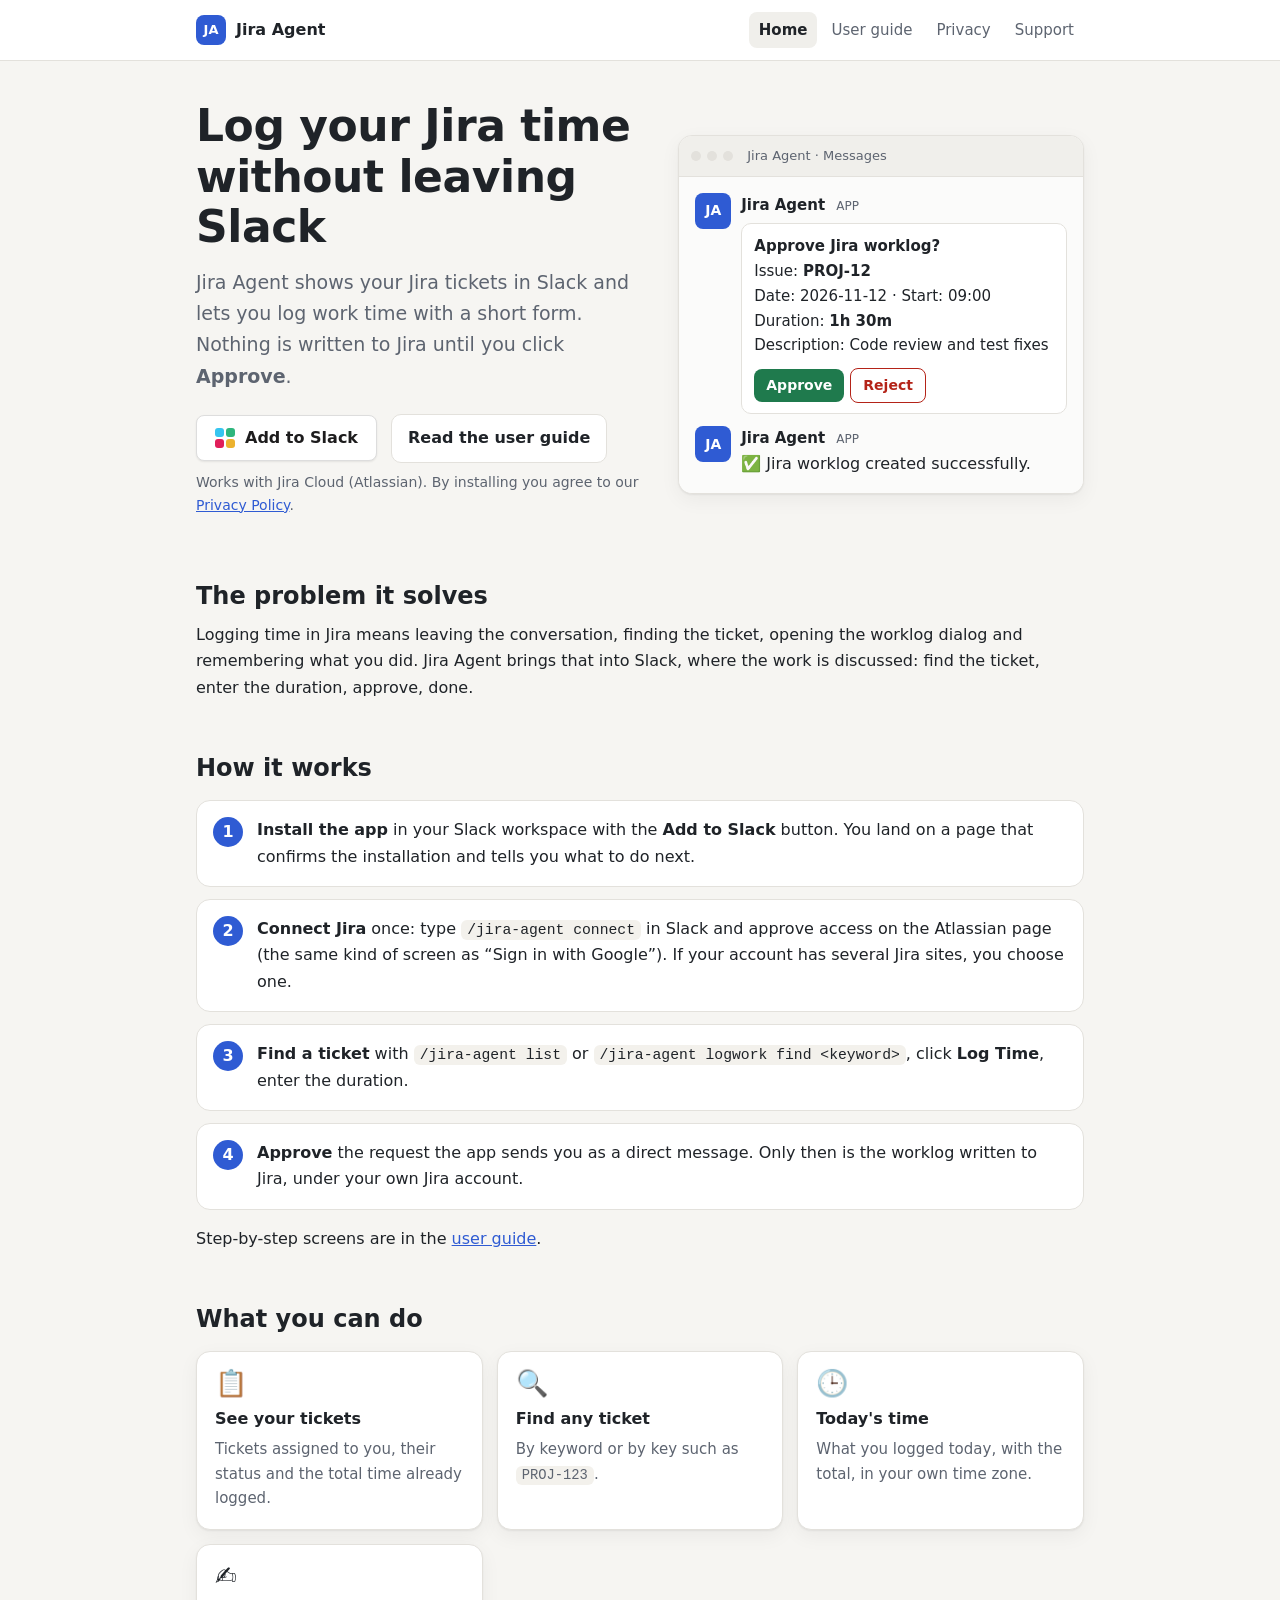
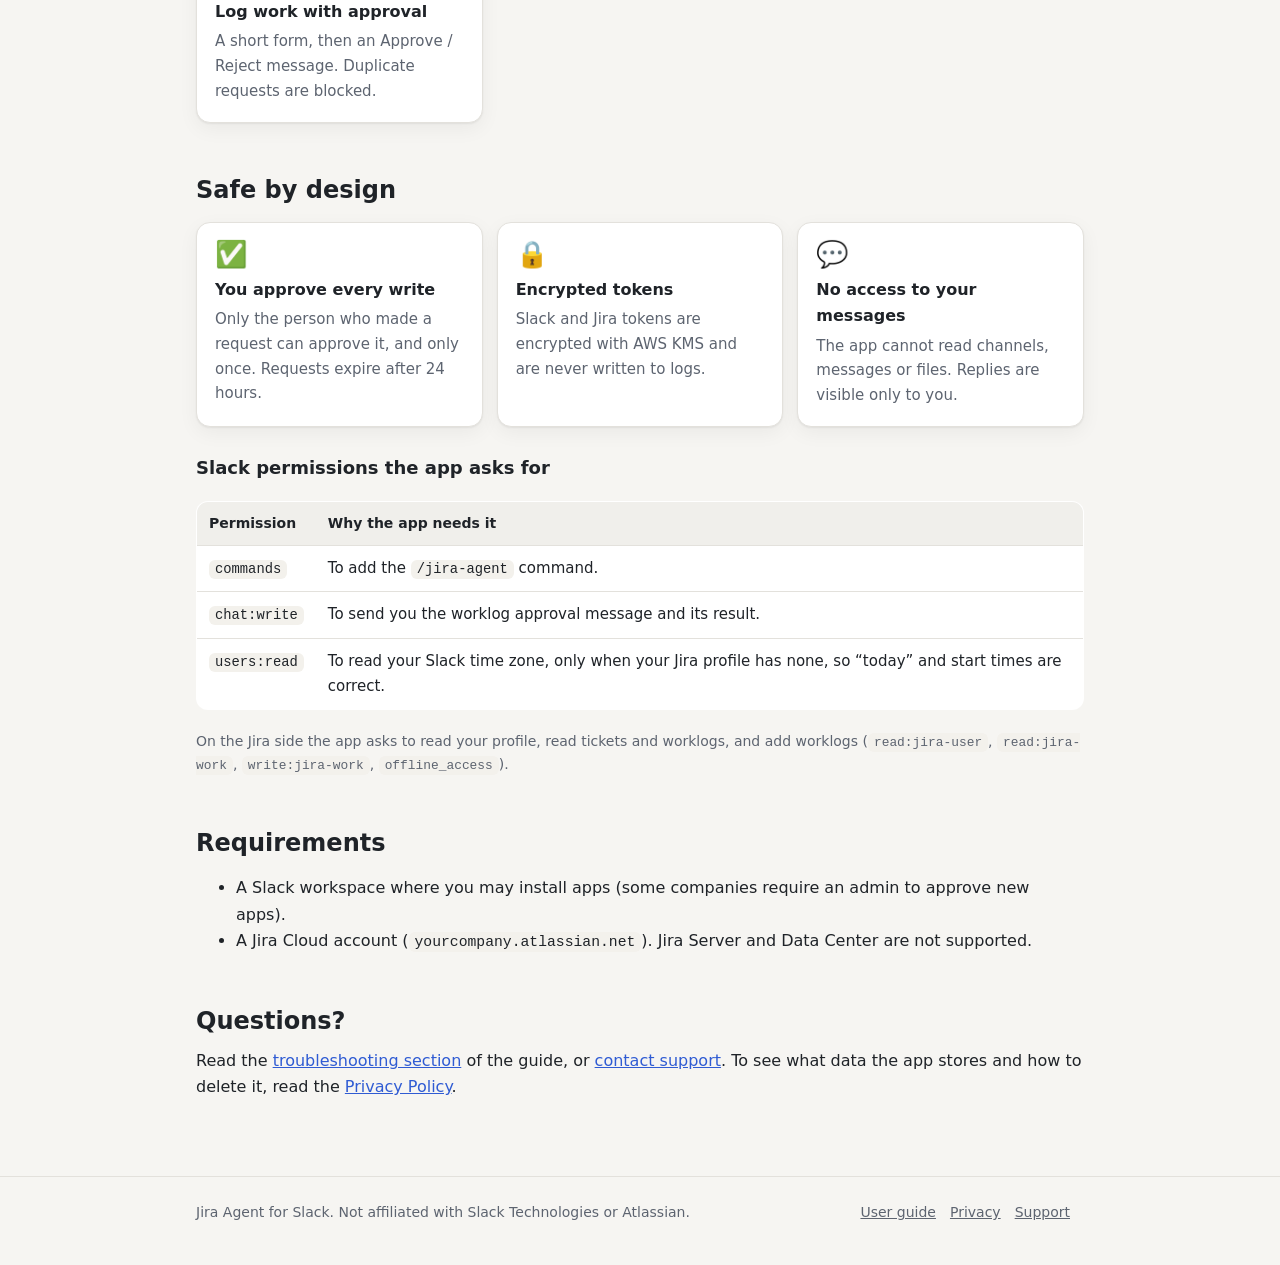
<file: index.html>
<!doctype html>
<html lang="en">
<head>
<meta charset="utf-8">
<meta name="viewport" content="width=device-width, initial-scale=1">
<title>Jira Agent for Slack</title>
<meta name="description" content="Log Jira work time and see your Jira tickets without leaving Slack. Every worklog is written only after you approve it.">
<link rel="stylesheet" href="assets/site.css">
</head>
<body>

<header class="topbar">
  <div class="wrap">
    <a class="brand" href="index.html"><span class="logo">JA</span>Jira Agent</a>
    <nav class="nav" aria-label="Main">
      <a href="index.html" aria-current="page">Home</a>
      <a href="guide.html">User guide</a>
      <a href="privacy.html">Privacy</a>
      <a href="support.html">Support</a>
    </nav>
  </div>
</header>

<main>
<div class="wrap">

  <section class="hero">
    <div>
      <h1>Log your Jira time without leaving Slack</h1>
      <p class="lead">Jira Agent shows your Jira tickets in Slack and lets you log work time with a short form.
        Nothing is written to Jira until you click <b>Approve</b>.</p>
      <div class="cta">
        <!-- Install link: GET /slack/install of the deployed stack (output SlackInstallUrl). Must stay on our
             /slack/install route (it creates the one-time state), not Slack's "Sharable URL". -->
        <a class="add-to-slack" href="https://uf0gl67koa.execute-api.ap-southeast-1.amazonaws.com/slack/install">
          <span class="slack-mark" aria-hidden="true"><i></i><i></i><i></i><i></i></span>Add to Slack
        </a>
        <a class="btn" href="guide.html">Read the user guide</a>
      </div>
      <p class="small muted">Works with Jira Cloud (Atlassian). By installing you agree to our
        <a href="privacy.html">Privacy Policy</a>.</p>
    </div>

    <div class="screen" role="img" aria-label="Example: Jira Agent asks you to approve a worklog in a Slack direct message">
      <div class="bar"><i></i><i></i><i></i><span style="margin-left:8px">Jira Agent · Messages</span></div>
      <div class="body">
        <div class="msg">
          <div class="avatar">JA</div>
          <div style="flex:1;min-width:0">
            <div class="who">Jira Agent <small>APP</small></div>
            <div class="blk">
              <b>Approve Jira worklog?</b><br>
              Issue: <b>PROJ-12</b><br>Date: 2026-11-12 · Start: 09:00<br>Duration: <b>1h 30m</b><br>
              Description: Code review and test fixes<br>
              <span class="chip go">Approve</span><span class="chip no">Reject</span>
            </div>
          </div>
        </div>
        <div class="msg">
          <div class="avatar">JA</div>
          <div><div class="who">Jira Agent <small>APP</small></div><div>✅ Jira worklog created successfully.</div></div>
        </div>
      </div>
    </div>
  </section>

  <h2>The problem it solves</h2>
  <p>Logging time in Jira means leaving the conversation, finding the ticket, opening the worklog dialog and
    remembering what you did. Jira Agent brings that into Slack, where the work is discussed: find the ticket,
    enter the duration, approve, done.</p>

  <h2>How it works</h2>
  <ol class="steps">
    <li><b>Install the app</b> in your Slack workspace with the <b>Add to Slack</b> button. You land on a page that
      confirms the installation and tells you what to do next.</li>
    <li><b>Connect Jira</b> once: type <code>/jira-agent connect</code> in Slack and approve access on the Atlassian
      page (the same kind of screen as “Sign in with Google”). If your account has several Jira sites, you choose one.</li>
    <li><b>Find a ticket</b> with <code>/jira-agent list</code> or <code>/jira-agent logwork find &lt;keyword&gt;</code>,
      click <b>Log Time</b>, enter the duration.</li>
    <li><b>Approve</b> the request the app sends you as a direct message. Only then is the worklog written to Jira,
      under your own Jira account.</li>
  </ol>
  <p>Step-by-step screens are in the <a href="guide.html">user guide</a>.</p>

  <h2>What you can do</h2>
  <div class="grid">
    <div class="card"><div class="ico">📋</div><b>See your tickets</b><p>Tickets assigned to you, their status and the total time already logged.</p></div>
    <div class="card"><div class="ico">🔍</div><b>Find any ticket</b><p>By keyword or by key such as <code>PROJ-123</code>.</p></div>
    <div class="card"><div class="ico">🕒</div><b>Today's time</b><p>What you logged today, with the total, in your own time zone.</p></div>
    <div class="card"><div class="ico">✍️</div><b>Log work with approval</b><p>A short form, then an Approve / Reject message. Duplicate requests are blocked.</p></div>
  </div>

  <h2>Safe by design</h2>
  <div class="grid">
    <div class="card"><div class="ico">✅</div><b>You approve every write</b><p>Only the person who made a request can approve it, and only once. Requests expire after 24 hours.</p></div>
    <div class="card"><div class="ico">🔒</div><b>Encrypted tokens</b><p>Slack and Jira tokens are encrypted with AWS KMS and are never written to logs.</p></div>
    <div class="card"><div class="ico">💬</div><b>No access to your messages</b><p>The app cannot read channels, messages or files. Replies are visible only to you.</p></div>
  </div>

  <h3>Slack permissions the app asks for</h3>
  <div class="scroll"><table class="stack">
    <thead><tr><th>Permission</th><th>Why the app needs it</th></tr></thead>
    <tbody>
      <tr><td data-l="Permission"><code>commands</code></td><td data-l="Why">To add the <code>/jira-agent</code> command.</td></tr>
      <tr><td data-l="Permission"><code>chat:write</code></td><td data-l="Why">To send you the worklog approval message and its result.</td></tr>
      <tr><td data-l="Permission"><code>users:read</code></td><td data-l="Why">To read your Slack time zone, only when your Jira profile has none, so “today” and start times are correct.</td></tr>
    </tbody>
  </table></div>
  <p class="small muted">On the Jira side the app asks to read your profile, read tickets and worklogs, and add worklogs
    (<code>read:jira-user</code>, <code>read:jira-work</code>, <code>write:jira-work</code>, <code>offline_access</code>).</p>

  <h2>Requirements</h2>
  <ul>
    <li>A Slack workspace where you may install apps (some companies require an admin to approve new apps).</li>
    <li>A Jira Cloud account (<code>yourcompany.atlassian.net</code>). Jira Server and Data Center are not supported.</li>
  </ul>

  <h2>Questions?</h2>
  <p>Read the <a href="guide.html#troubleshooting">troubleshooting section</a> of the guide, or <a href="support.html">contact support</a>.
    To see what data the app stores and how to delete it, read the <a href="privacy.html">Privacy Policy</a>.</p>

</div>
</main>

<footer>
  <div class="wrap">
    <span>Jira Agent for Slack. Not affiliated with Slack Technologies or Atlassian.</span>
    <nav aria-label="Footer"><a href="guide.html">User guide</a><a href="privacy.html">Privacy</a><a href="support.html">Support</a></nav>
  </div>
</footer>

</body>
</html>
</file>
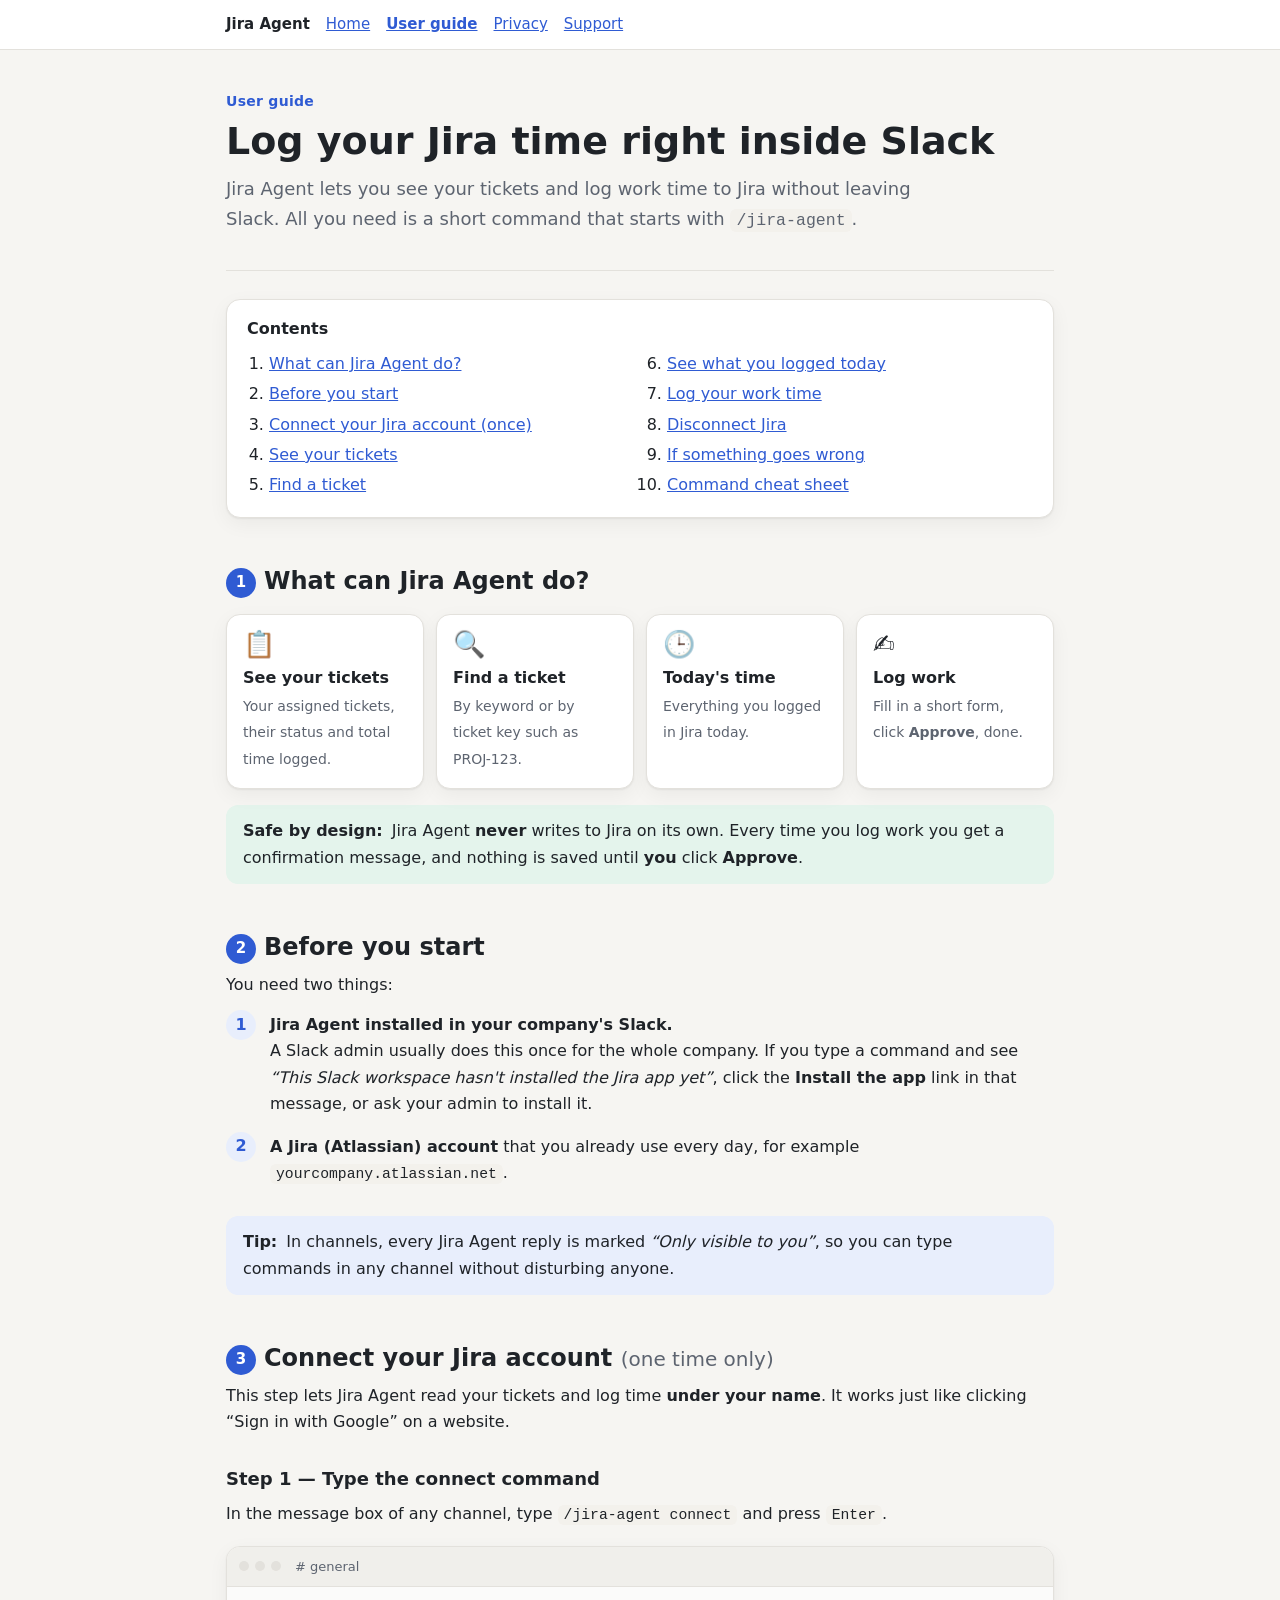
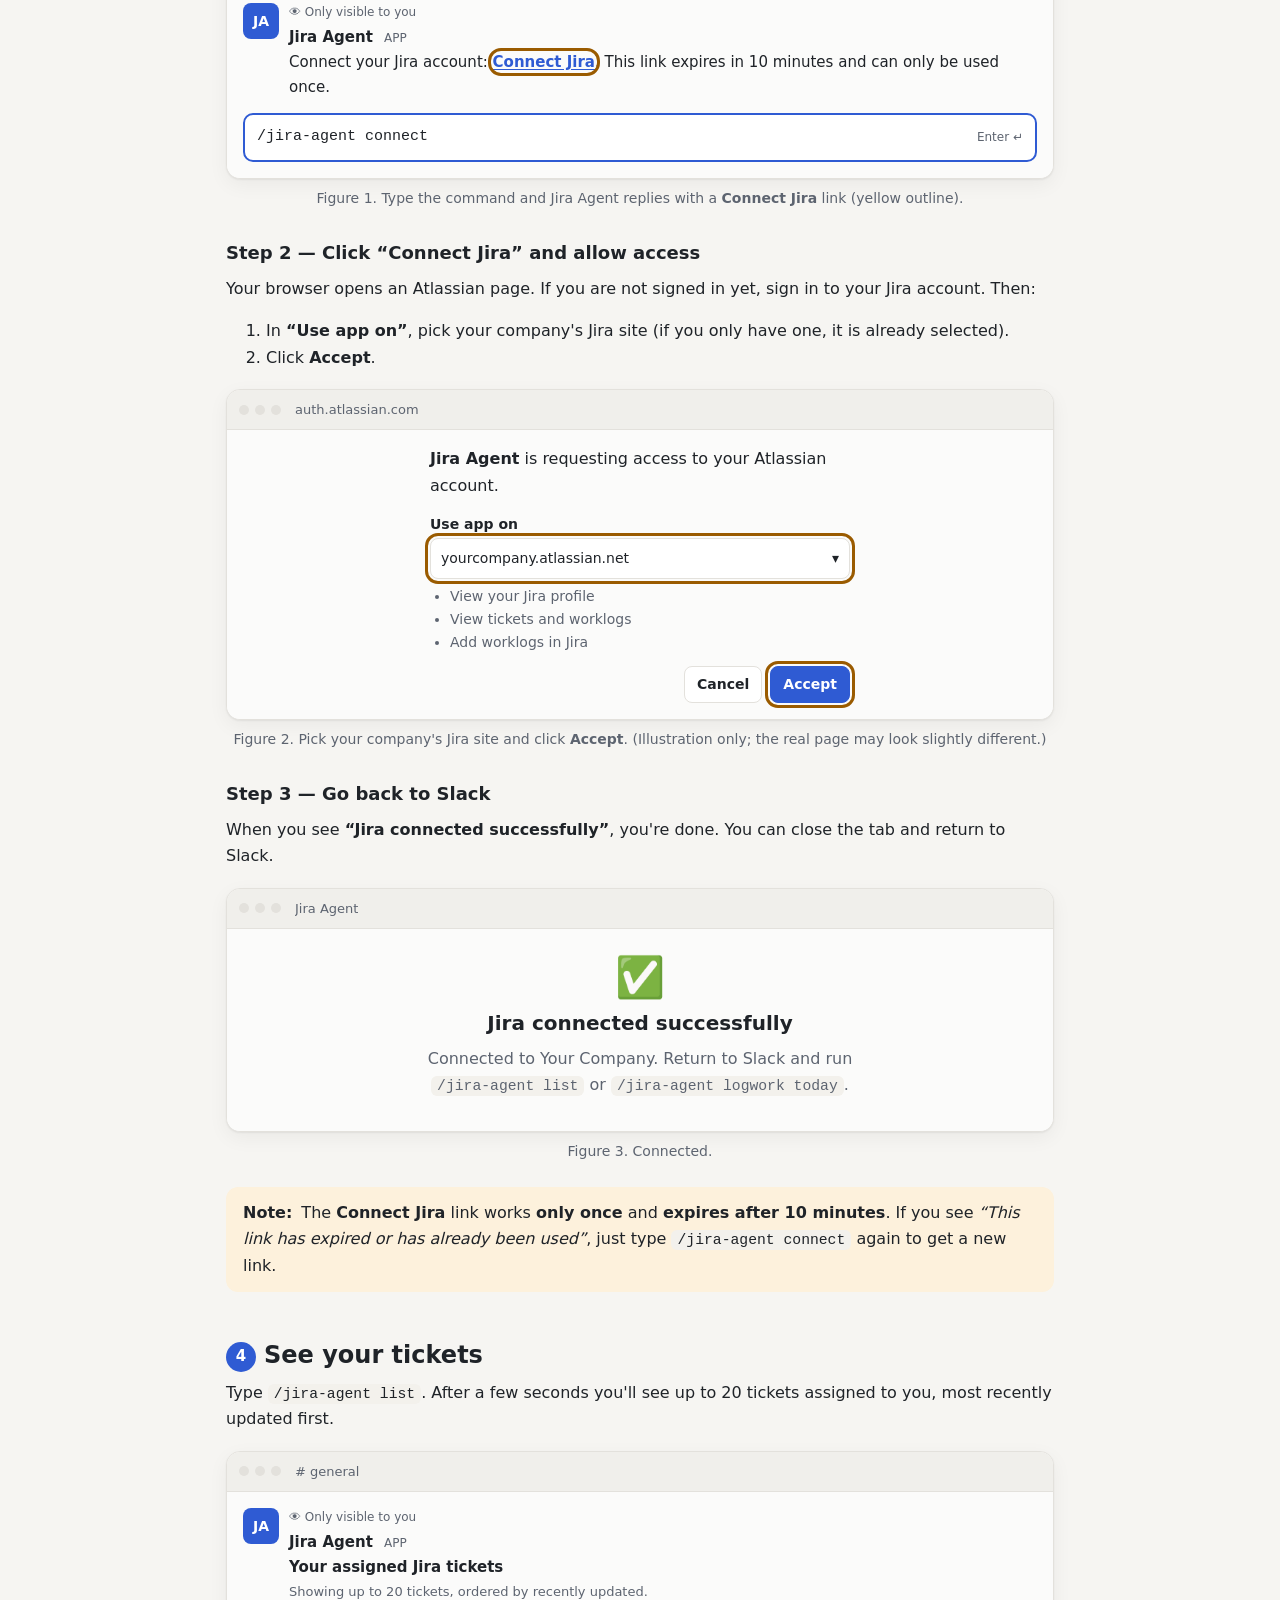
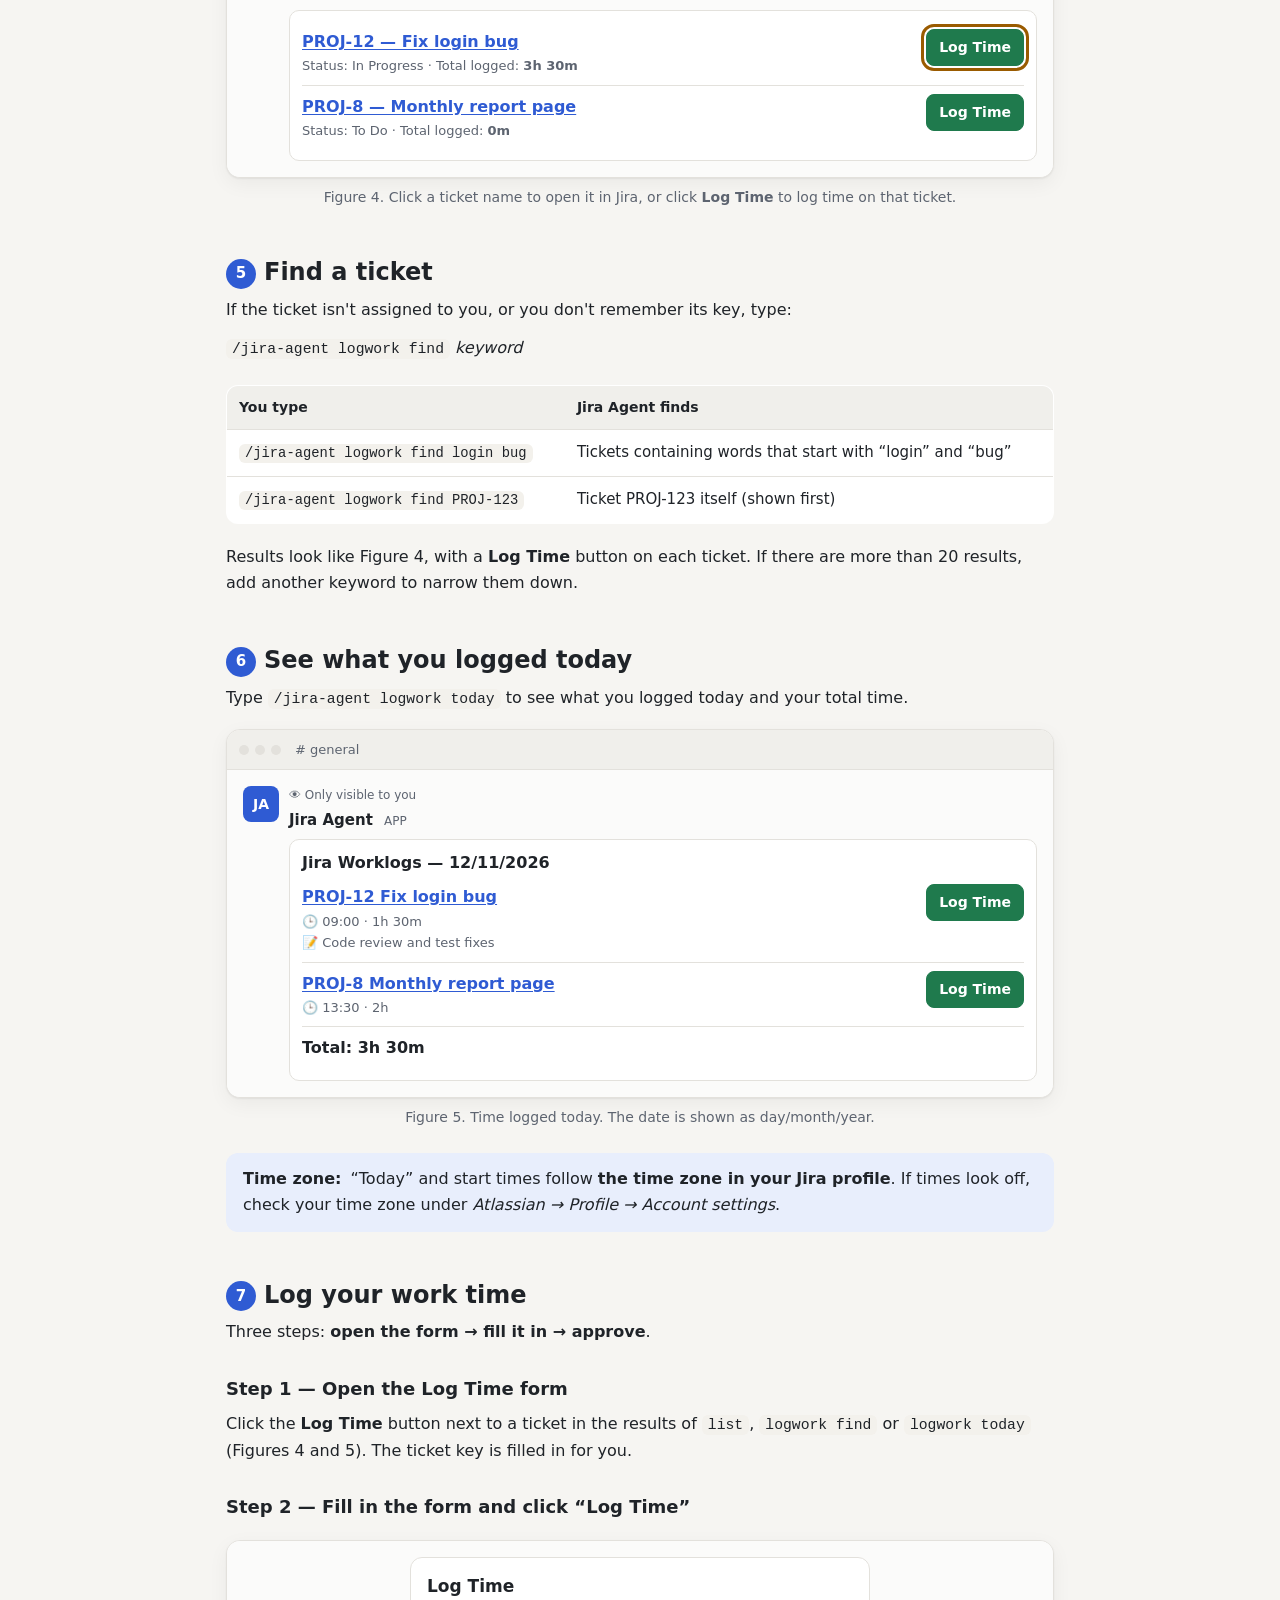
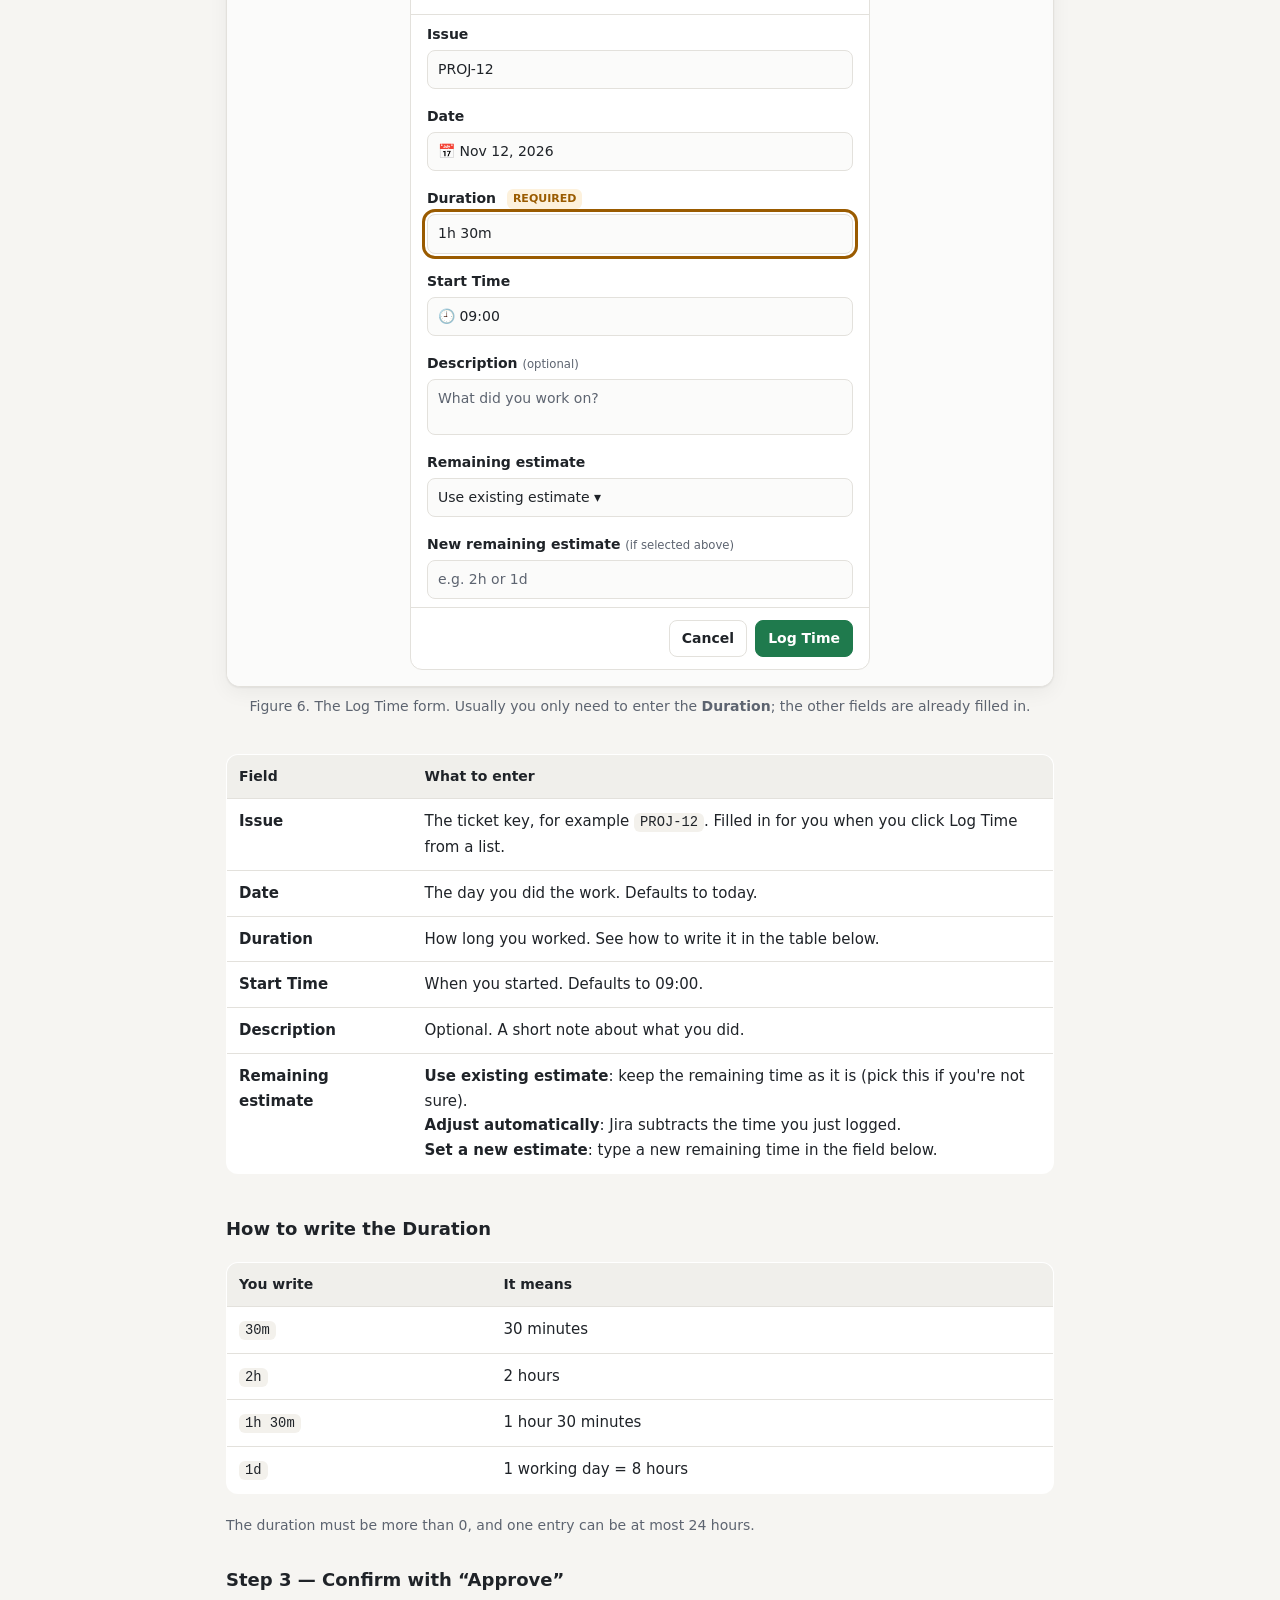
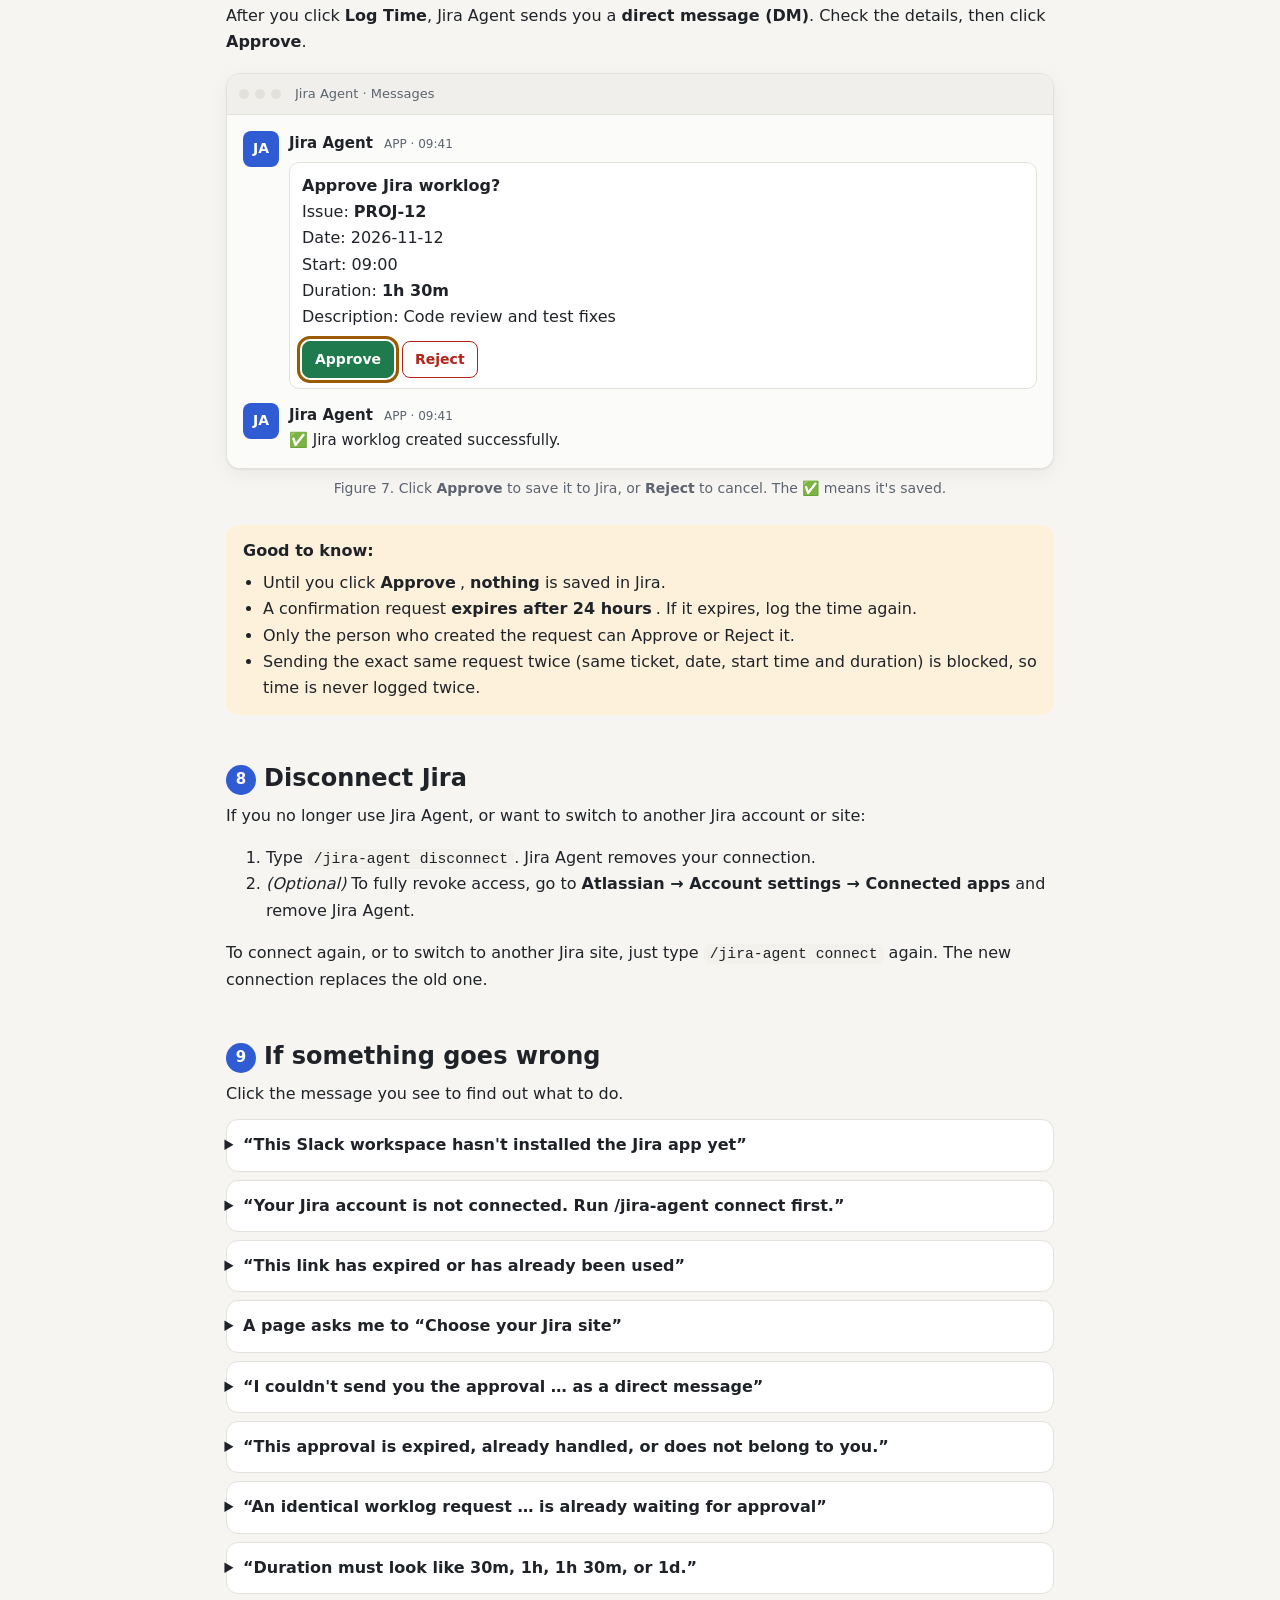
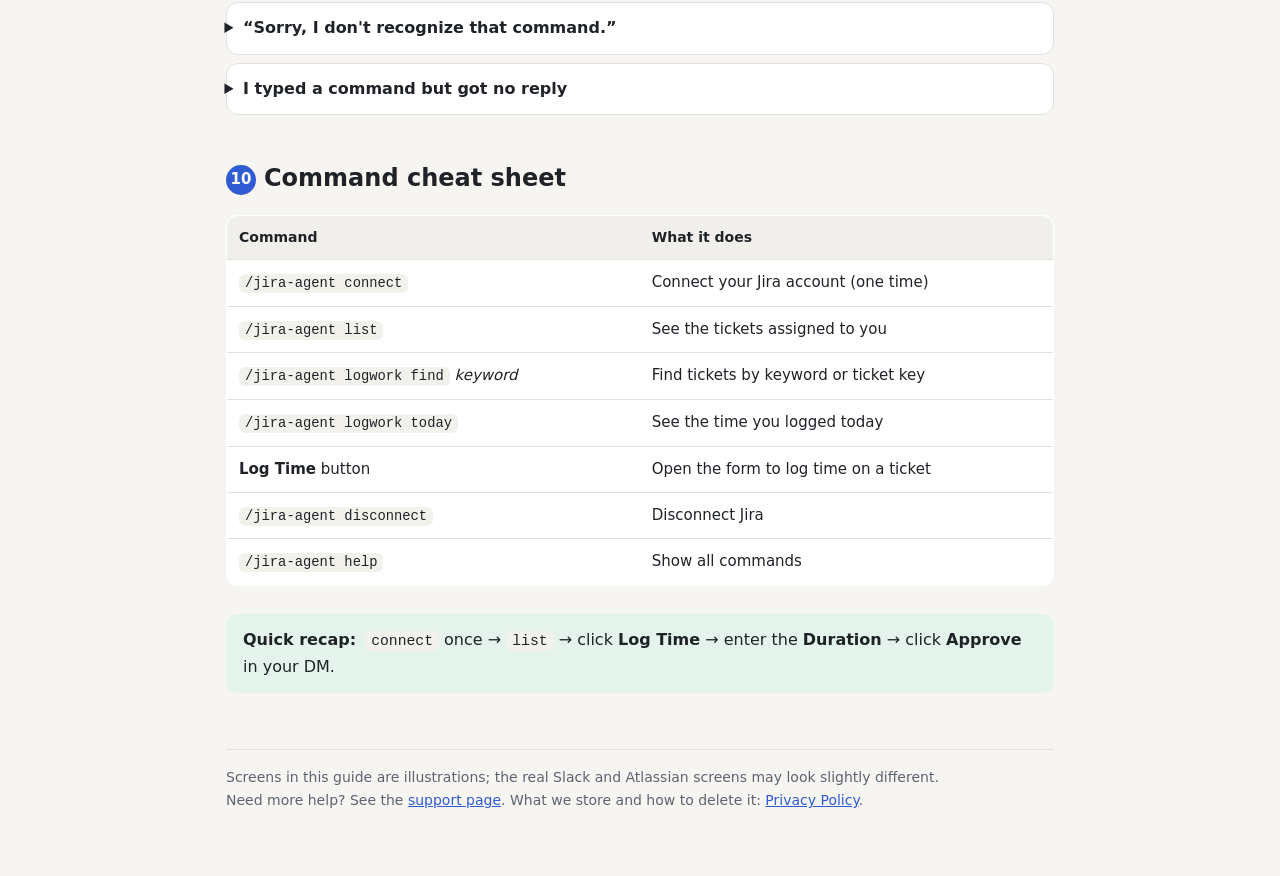
<file: guide.html>
<!doctype html>
<html lang="en">
<head>
<meta charset="utf-8">
<meta name="viewport" content="width=device-width, initial-scale=1">
<title>Jira Agent Guide</title>
<style>
  :root {
    --bg: #f6f5f2; --paper: #ffffff; --ink: #1f2328; --muted: #5d6470; --line: #e3e1dc;
    --accent: #2f5bd3; --accent-ink: #ffffff; --accent-soft: #e8eefc;
    --ok: #1f7a4d; --ok-soft: #e4f4ec; --warn: #9a5b00; --warn-soft: #fdf1dc; --bad: #b42318; --bad-soft: #fde8e6;
    --screen: #fbfbfa; --chip: #f0efeb; --code: #f3f1ec; --shadow: 0 1px 2px rgba(0,0,0,.06), 0 6px 20px rgba(0,0,0,.05);
  }
  @media (prefers-color-scheme: dark) {
    :root:not([data-theme="light"]) {
      --bg: #15171a; --paper: #1d2024; --ink: #e8e6e3; --muted: #a3a8b0; --line: #30343a;
      --accent: #7b9cff; --accent-ink: #0f1420; --accent-soft: #232c45;
      --ok: #5fcf96; --ok-soft: #1c3329; --warn: #f0b860; --warn-soft: #3a2e1a; --bad: #ff8a80; --bad-soft: #3d2120;
      --screen: #24272c; --chip: #2a2e34; --code: #2a2d33; --shadow: none;
    }
  }
  :root[data-theme="dark"] {
    --bg: #15171a; --paper: #1d2024; --ink: #e8e6e3; --muted: #a3a8b0; --line: #30343a;
    --accent: #7b9cff; --accent-ink: #0f1420; --accent-soft: #232c45;
    --ok: #5fcf96; --ok-soft: #1c3329; --warn: #f0b860; --warn-soft: #3a2e1a; --bad: #ff8a80; --bad-soft: #3d2120;
    --screen: #24272c; --chip: #2a2e34; --code: #2a2d33; --shadow: none;
  }
  * { box-sizing: border-box; }
  html { -webkit-text-size-adjust: 100%; }
  body {
    margin: 0; background: var(--bg); color: var(--ink);
    font: 16px/1.65 system-ui, -apple-system, "Segoe UI", Roboto, "Helvetica Neue", Arial, sans-serif;
  }
  .wrap { max-width: 860px; margin: 0 auto; padding: 32px 16px 64px; }
  header.hero { padding: 8px 0 24px; border-bottom: 1px solid var(--line); margin-bottom: 28px; }
  .eyebrow { color: var(--accent); font-weight: 600; font-size: 14px; letter-spacing: .02em; }
  h1 { font-size: clamp(28px, 5vw, 38px); line-height: 1.2; margin: 6px 0 10px; }
  h2 { font-size: 24px; line-height: 1.3; margin: 48px 0 8px; scroll-margin-top: 16px; }
  h3 { font-size: 18px; margin: 28px 0 6px; }
  p { margin: 8px 0 12px; }
  .lead { font-size: 18px; color: var(--muted); max-width: 62ch; }
  a { color: var(--accent); }
  code, kbd {
    font-family: ui-monospace, SFMono-Regular, Consolas, "Liberation Mono", monospace; font-size: .92em;
    background: var(--code); padding: 2px 6px; border-radius: 6px; white-space: nowrap;
  }
  .num { display: inline-grid; place-items: center; width: 30px; height: 30px; border-radius: 50%;
         background: var(--accent); color: var(--accent-ink); font-weight: 700; font-size: 15px; margin-right: 8px;
         vertical-align: 2px; }

  /* table of contents */
  nav.toc { background: var(--paper); border: 1px solid var(--line); border-radius: 14px; padding: 16px 20px; box-shadow: var(--shadow); }
  nav.toc strong { display: block; margin-bottom: 6px; }
  nav.toc ol { margin: 0; padding-left: 22px; columns: 2; column-gap: 32px; }
  nav.toc li { break-inside: avoid; padding: 2px 0; }
  @media (max-width: 600px) { nav.toc ol { columns: 1; } }

  /* feature cards */
  .cards { display: grid; grid-template-columns: repeat(auto-fit, minmax(180px, 1fr)); gap: 12px; margin: 16px 0; }
  .card { background: var(--paper); border: 1px solid var(--line); border-radius: 14px; padding: 16px; box-shadow: var(--shadow); }
  .card .ico { font-size: 26px; line-height: 1; }
  .card b { display: block; margin: 8px 0 2px; }
  .card span { color: var(--muted); font-size: 14px; }

  /* steps */
  .steps { list-style: none; padding: 0; margin: 12px 0; counter-reset: s; }
  .steps > li { counter-increment: s; position: relative; padding: 2px 0 14px 44px; }
  .steps > li::before { content: counter(s); position: absolute; left: 0; top: 0; width: 30px; height: 30px; border-radius: 50%;
    display: grid; place-items: center; background: var(--accent-soft); color: var(--accent); font-weight: 700; }

  /* callouts */
  .note { border-radius: 12px; padding: 12px 16px; margin: 16px 0; border: 1px solid transparent; }
  .note.tip { background: var(--accent-soft); }
  .note.ok { background: var(--ok-soft); }
  .note.warn { background: var(--warn-soft); }
  .note b:first-child { margin-right: 4px; }

  /* figure frame */
  figure { margin: 18px 0 24px; }
  figcaption { color: var(--muted); font-size: 14px; margin-top: 8px; text-align: center; }
  .screen { background: var(--paper); border: 1px solid var(--line); border-radius: 14px; overflow: hidden; box-shadow: var(--shadow); }
  .bar { display: flex; align-items: center; gap: 6px; padding: 9px 12px; background: var(--chip); border-bottom: 1px solid var(--line);
         font-size: 13px; color: var(--muted); }
  .bar i { width: 10px; height: 10px; border-radius: 50%; background: var(--line); display: inline-block; }
  .bar .title { margin-left: 8px; overflow: hidden; text-overflow: ellipsis; white-space: nowrap; }
  .body { padding: 16px; background: var(--screen); }

  /* chat mock */
  .msg { display: flex; gap: 10px; margin: 0 0 14px; }
  .msg:last-child { margin-bottom: 0; }
  .avatar { flex: 0 0 36px; height: 36px; border-radius: 8px; display: grid; place-items: center; font-weight: 700; font-size: 14px; }
  .avatar.me { background: #f4d7b5; color: #6b3d0b; }
  .avatar.bot { background: var(--accent); color: var(--accent-ink); }
  .msg .who { font-weight: 700; font-size: 15px; }
  .msg .who small { font-weight: 400; color: var(--muted); margin-left: 6px; font-size: 12px; }
  .msg .txt { font-size: 15px; overflow-wrap: anywhere; }
  .only-you { font-size: 12px; color: var(--muted); margin-bottom: 2px; }
  .blk { background: var(--paper); border: 1px solid var(--line); border-radius: 10px; padding: 10px 12px; margin-top: 6px; }
  .row { display: flex; align-items: flex-start; justify-content: space-between; gap: 12px; padding: 8px 0; border-top: 1px solid var(--line); }
  .row:first-of-type { border-top: 0; }
  .row .meta { color: var(--muted); font-size: 13px; }
  .link { color: var(--accent); font-weight: 600; text-decoration: underline; text-underline-offset: 2px; }
  .btn { display: inline-block; border-radius: 8px; padding: 6px 12px; font-size: 14px; font-weight: 600; white-space: nowrap;
         border: 1px solid var(--line); background: var(--paper); color: var(--ink); }
  .btn.primary { background: var(--ok); border-color: var(--ok); color: #fff; }
  .btn.blue { background: var(--accent); border-color: var(--accent); color: var(--accent-ink); }
  .btn.danger { color: var(--bad); border-color: var(--bad); background: transparent; }
  .composer { margin-top: 14px; border: 2px solid var(--accent); border-radius: 10px; padding: 10px 12px; font-family: ui-monospace, Consolas, monospace;
              font-size: 15px; background: var(--paper); display: flex; justify-content: space-between; align-items: center; gap: 8px; }
  .composer .send { font-family: system-ui, sans-serif; font-size: 12px; color: var(--muted); white-space: nowrap; }
  .hl { outline: 3px solid var(--warn); outline-offset: 2px; border-radius: 8px; }

  /* modal mock */
  .modal { max-width: 460px; margin: 0 auto; background: var(--paper); border: 1px solid var(--line); border-radius: 12px; overflow: hidden; }
  .modal h4 { margin: 0; padding: 14px 16px; border-bottom: 1px solid var(--line); font-size: 17px; }
  .modal .f { padding: 8px 16px; }
  .modal label { display: block; font-weight: 600; font-size: 14px; margin-bottom: 4px; }
  .modal label small { font-weight: 400; color: var(--muted); }
  .input { border: 1px solid var(--line); border-radius: 8px; padding: 7px 10px; font-size: 14px; background: var(--screen); min-height: 36px; }
  .input.ph { color: var(--muted); }
  .input.area { min-height: 56px; }
  .modal .foot { display: flex; justify-content: flex-end; gap: 8px; padding: 12px 16px; border-top: 1px solid var(--line); }
  .tag { display: inline-block; font-size: 11px; font-weight: 700; color: var(--warn); background: var(--warn-soft); border-radius: 6px; padding: 1px 6px; margin-left: 6px; vertical-align: 1px; }

  /* web page mock */
  .page { text-align: center; padding: 28px 16px; }
  .page .big { font-size: 40px; line-height: 1; }
  .page h5 { font-size: 20px; margin: 10px 0 6px; }
  .page p { color: var(--muted); margin: 4px auto; max-width: 42ch; }
  .consent { max-width: 420px; margin: 0 auto; text-align: left; }
  .consent ul { margin: 6px 0 12px; padding-left: 20px; font-size: 14px; color: var(--muted); }
  .select { border: 1px solid var(--line); border-radius: 8px; padding: 8px 10px; background: var(--paper); display: flex; justify-content: space-between; font-size: 14px; }

  /* tables */
  .tbl { width: 100%; border-collapse: collapse; margin: 12px 0; background: var(--paper); border-radius: 12px; overflow: hidden;
         border: 1px solid var(--line); font-size: 15px; }
  .tbl th, .tbl td { text-align: left; padding: 10px 12px; border-bottom: 1px solid var(--line); vertical-align: top; }
  .tbl th { background: var(--chip); font-size: 14px; }
  .tbl tr:last-child td { border-bottom: 0; }
  .scroll { overflow-x: auto; }
  @media (max-width: 600px) {
    .tbl.stack thead { display: none; }
    .tbl.stack, .tbl.stack tbody, .tbl.stack tr, .tbl.stack td { display: block; width: 100%; }
    .tbl.stack tr { border-bottom: 1px solid var(--line); padding: 6px 0; }
    .tbl.stack td { border: 0; padding: 4px 12px; }
    .tbl.stack td::before { content: attr(data-l); display: block; font-size: 12px; color: var(--muted); font-weight: 600; }
  }

  details { background: var(--paper); border: 1px solid var(--line); border-radius: 12px; padding: 0 16px; margin: 8px 0; }
  details summary { cursor: pointer; padding: 12px 0; font-weight: 600; list-style-position: outside; }
  details[open] summary { border-bottom: 1px solid var(--line); margin-bottom: 8px; }
  details > :last-child { margin-bottom: 14px; }

  footer { margin-top: 56px; padding-top: 16px; border-top: 1px solid var(--line); color: var(--muted); font-size: 14px; }

  @media print {
    body { background: #fff; }
    .screen, .card, nav.toc, details, .tbl { box-shadow: none; }
    h2 { break-before: auto; }
    figure, .note, details { break-inside: avoid; }
    details { display: block; }
  }
</style>
</head>
<body>
<nav style="border-bottom:1px solid var(--line);background:var(--paper)" aria-label="Main">
  <div style="max-width:860px;margin:0 auto;padding:12px 16px;display:flex;gap:16px;flex-wrap:wrap;align-items:center;font-size:15px">
    <a href="index.html" style="font-weight:700;color:var(--ink);text-decoration:none">Jira Agent</a>
    <a href="index.html">Home</a><a href="guide.html" aria-current="page" style="font-weight:600">User guide</a>
    <a href="privacy.html">Privacy</a><a href="support.html">Support</a>
  </div>
</nav>
<div class="wrap">

<header class="hero">
  <div class="eyebrow">User guide</div>
  <h1>Log your Jira time right inside Slack</h1>
  <p class="lead">Jira Agent lets you see your tickets and log work time to Jira without leaving Slack. All you need is a short command that starts with <code>/jira-agent</code>.</p>
</header>

<nav class="toc" aria-label="Contents">
  <strong>Contents</strong>
  <ol>
    <li><a href="#what-it-does">What can Jira Agent do?</a></li>
    <li><a href="#before-you-start">Before you start</a></li>
    <li><a href="#connect">Connect your Jira account (once)</a></li>
    <li><a href="#my-tickets">See your tickets</a></li>
    <li><a href="#find-tickets">Find a ticket</a></li>
    <li><a href="#today">See what you logged today</a></li>
    <li><a href="#log-time">Log your work time</a></li>
    <li><a href="#disconnect">Disconnect Jira</a></li>
    <li><a href="#troubleshooting">If something goes wrong</a></li>
    <li><a href="#cheat-sheet">Command cheat sheet</a></li>
  </ol>
</nav>

<!-- 1 -->
<h2 id="what-it-does"><span class="num">1</span>What can Jira Agent do?</h2>
<div class="cards">
  <div class="card"><div class="ico">📋</div><b>See your tickets</b><span>Your assigned tickets, their status and total time logged.</span></div>
  <div class="card"><div class="ico">🔍</div><b>Find a ticket</b><span>By keyword or by ticket key such as PROJ-123.</span></div>
  <div class="card"><div class="ico">🕒</div><b>Today's time</b><span>Everything you logged in Jira today.</span></div>
  <div class="card"><div class="ico">✍️</div><b>Log work</b><span>Fill in a short form, click <b style="display:inline">Approve</b>, done.</span></div>
</div>
<div class="note ok"><b>Safe by design:</b> Jira Agent <b>never</b> writes to Jira on its own. Every time you log work you get a confirmation message, and nothing is saved until <b>you</b> click <b>Approve</b>.</div>

<!-- 2 -->
<h2 id="before-you-start"><span class="num">2</span>Before you start</h2>
<p>You need two things:</p>
<ul class="steps">
  <li><b>Jira Agent installed in your company's Slack.</b><br>A Slack admin usually does this once for the whole company. If you type a command and see <i>“This Slack workspace hasn't installed the Jira app yet”</i>, click the <b>Install the app</b> link in that message, or ask your admin to install it.</li>
  <li><b>A Jira (Atlassian) account</b> that you already use every day, for example <code>yourcompany.atlassian.net</code>.</li>
</ul>
<div class="note tip"><b>Tip:</b> In channels, every Jira Agent reply is marked <i>“Only visible to you”</i>, so you can type commands in any channel without disturbing anyone.</div>

<!-- 3 -->
<h2 id="connect"><span class="num">3</span>Connect your Jira account <small style="font-weight:400;color:var(--muted)">(one time only)</small></h2>
<p>This step lets Jira Agent read your tickets and log time <b>under your name</b>. It works just like clicking “Sign in with Google” on a website.</p>

<h3>Step 1 — Type the connect command</h3>
<p>In the message box of any channel, type <code>/jira-agent connect</code> and press <kbd>Enter</kbd>.</p>
<figure>
  <div class="screen" role="img" aria-label="Slack screen: typing /jira-agent connect and receiving a Connect Jira link">
    <div class="bar"><i></i><i></i><i></i><span class="title"># general</span></div>
    <div class="body">
      <div class="msg">
        <div class="avatar bot">JA</div>
        <div>
          <div class="only-you">👁 Only visible to you</div>
          <div class="who">Jira Agent <small>APP</small></div>
          <div class="txt">Connect your Jira account: <span class="link hl">Connect Jira</span>. This link expires in 10 minutes and can only be used once.</div>
        </div>
      </div>
      <div class="composer"><span>/jira-agent connect</span><span class="send">Enter ↵</span></div>
    </div>
  </div>
  <figcaption>Figure 1. Type the command and Jira Agent replies with a <b>Connect Jira</b> link (yellow outline).</figcaption>
</figure>

<h3>Step 2 — Click “Connect Jira” and allow access</h3>
<p>Your browser opens an Atlassian page. If you are not signed in yet, sign in to your Jira account. Then:</p>
<ol>
  <li>In <b>“Use app on”</b>, pick your company's Jira site (if you only have one, it is already selected).</li>
  <li>Click <b>Accept</b>.</li>
</ol>
<figure>
  <div class="screen" role="img" aria-label="Atlassian permission page with a Jira site picker and an Accept button">
    <div class="bar"><i></i><i></i><i></i><span class="title">auth.atlassian.com</span></div>
    <div class="body">
      <div class="consent">
        <p style="margin-top:0"><b>Jira Agent</b> is requesting access to your Atlassian account.</p>
        <label style="font-size:14px;font-weight:600">Use app on</label>
        <div class="select hl"><span>yourcompany.atlassian.net</span><span>▾</span></div>
        <ul>
          <li>View your Jira profile</li>
          <li>View tickets and worklogs</li>
          <li>Add worklogs in Jira</li>
        </ul>
        <div style="display:flex;justify-content:flex-end;gap:8px"><span class="btn">Cancel</span><span class="btn blue hl">Accept</span></div>
      </div>
    </div>
  </div>
  <figcaption>Figure 2. Pick your company's Jira site and click <b>Accept</b>. (Illustration only; the real page may look slightly different.)</figcaption>
</figure>

<h3>Step 3 — Go back to Slack</h3>
<p>When you see <b>“Jira connected successfully”</b>, you're done. You can close the tab and return to Slack.</p>
<figure>
  <div class="screen" role="img" aria-label="Page confirming that Jira is connected">
    <div class="bar"><i></i><i></i><i></i><span class="title">Jira Agent</span></div>
    <div class="body page">
      <div class="big">✅</div>
      <h5>Jira connected successfully</h5>
      <p>Connected to Your Company. Return to Slack and run <code>/jira-agent list</code> or <code>/jira-agent logwork today</code>.</p>
    </div>
  </div>
  <figcaption>Figure 3. Connected.</figcaption>
</figure>
<div class="note warn"><b>Note:</b> The <b>Connect Jira</b> link works <b>only once</b> and <b>expires after 10 minutes</b>. If you see <i>“This link has expired or has already been used”</i>, just type <code>/jira-agent connect</code> again to get a new link.</div>

<!-- 4 -->
<h2 id="my-tickets"><span class="num">4</span>See your tickets</h2>
<p>Type <code>/jira-agent list</code>. After a few seconds you'll see up to 20 tickets assigned to you, most recently updated first.</p>
<figure>
  <div class="screen" role="img" aria-label="List of assigned tickets, each with a Log Time button">
    <div class="bar"><i></i><i></i><i></i><span class="title"># general</span></div>
    <div class="body">
      <div class="msg">
        <div class="avatar bot">JA</div>
        <div style="flex:1;min-width:0">
          <div class="only-you">👁 Only visible to you</div>
          <div class="who">Jira Agent <small>APP</small></div>
          <div class="txt"><b>Your assigned Jira tickets</b><br><span class="meta" style="color:var(--muted);font-size:13px">Showing up to 20 tickets, ordered by recently updated.</span></div>
          <div class="blk">
            <div class="row"><div><span class="link">PROJ-12 — Fix login bug</span><div class="meta">Status: In Progress · Total logged: <b>3h 30m</b></div></div><span class="btn primary hl">Log Time</span></div>
            <div class="row"><div><span class="link">PROJ-8 — Monthly report page</span><div class="meta">Status: To Do · Total logged: <b>0m</b></div></div><span class="btn primary">Log Time</span></div>
          </div>
        </div>
      </div>
    </div>
  </div>
  <figcaption>Figure 4. Click a ticket name to open it in Jira, or click <b>Log Time</b> to log time on that ticket.</figcaption>
</figure>

<!-- 5 -->
<h2 id="find-tickets"><span class="num">5</span>Find a ticket</h2>
<p>If the ticket isn't assigned to you, or you don't remember its key, type:</p>
<p><code>/jira-agent logwork find</code> <i>keyword</i></p>
<div class="scroll"><table class="tbl stack">
  <thead><tr><th>You type</th><th>Jira Agent finds</th></tr></thead>
  <tbody>
    <tr><td data-l="You type"><code>/jira-agent logwork find login bug</code></td><td data-l="Jira Agent finds">Tickets containing words that start with “login” and “bug”</td></tr>
    <tr><td data-l="You type"><code>/jira-agent logwork find PROJ-123</code></td><td data-l="Jira Agent finds">Ticket PROJ-123 itself (shown first)</td></tr>
  </tbody>
</table></div>
<p>Results look like Figure 4, with a <b>Log Time</b> button on each ticket. If there are more than 20 results, add another keyword to narrow them down.</p>

<!-- 6 -->
<h2 id="today"><span class="num">6</span>See what you logged today</h2>
<p>Type <code>/jira-agent logwork today</code> to see what you logged today and your total time.</p>
<figure>
  <div class="screen" role="img" aria-label="Today's worklogs with start time, duration and total">
    <div class="bar"><i></i><i></i><i></i><span class="title"># general</span></div>
    <div class="body">
      <div class="msg">
        <div class="avatar bot">JA</div>
        <div style="flex:1;min-width:0">
          <div class="only-you">👁 Only visible to you</div>
          <div class="who">Jira Agent <small>APP</small></div>
          <div class="blk">
            <b>Jira Worklogs — 12/11/2026</b>
            <div class="row"><div><span class="link">PROJ-12 Fix login bug</span><div class="meta">🕒 09:00 · 1h 30m<br>📝 Code review and test fixes</div></div><span class="btn primary">Log Time</span></div>
            <div class="row"><div><span class="link">PROJ-8 Monthly report page</span><div class="meta">🕒 13:30 · 2h</div></div><span class="btn primary">Log Time</span></div>
            <div class="row"><b>Total: 3h 30m</b></div>
          </div>
        </div>
      </div>
    </div>
  </div>
  <figcaption>Figure 5. Time logged today. The date is shown as day/month/year.</figcaption>
</figure>
<div class="note tip"><b>Time zone:</b> “Today” and start times follow <b>the time zone in your Jira profile</b>. If times look off, check your time zone under <i>Atlassian → Profile → Account settings</i>.</div>

<!-- 7 -->
<h2 id="log-time"><span class="num">7</span>Log your work time</h2>
<p>Three steps: <b>open the form → fill it in → approve</b>.</p>

<h3>Step 1 — Open the Log Time form</h3>
<p>Click the <b>Log Time</b> button next to a ticket in the results of <code>list</code>, <code>logwork find</code> or <code>logwork today</code> (Figures 4 and 5). The ticket key is filled in for you.</p>

<h3>Step 2 — Fill in the form and click “Log Time”</h3>
<figure>
  <div class="screen" role="img" aria-label="Log Time form with Issue, Date, Duration, Start Time, Description and Remaining estimate fields">
    <div class="body">
      <div class="modal">
        <h4>Log Time</h4>
        <div class="f"><label>Issue</label><div class="input">PROJ-12</div></div>
        <div class="f"><label>Date</label><div class="input">📅 Nov 12, 2026</div></div>
        <div class="f"><label>Duration <span class="tag">REQUIRED</span></label><div class="input hl">1h 30m</div></div>
        <div class="f"><label>Start Time</label><div class="input">🕘 09:00</div></div>
        <div class="f"><label>Description <small>(optional)</small></label><div class="input area ph">What did you work on?</div></div>
        <div class="f"><label>Remaining estimate</label><div class="input">Use existing estimate ▾</div></div>
        <div class="f"><label>New remaining estimate <small>(if selected above)</small></label><div class="input ph">e.g. 2h or 1d</div></div>
        <div class="foot"><span class="btn">Cancel</span><span class="btn primary">Log Time</span></div>
      </div>
    </div>
  </div>
  <figcaption>Figure 6. The Log Time form. Usually you only need to enter the <b>Duration</b>; the other fields are already filled in.</figcaption>
</figure>

<div class="scroll"><table class="tbl stack">
  <thead><tr><th>Field</th><th>What to enter</th></tr></thead>
  <tbody>
    <tr><td data-l="Field"><b>Issue</b></td><td data-l="What to enter">The ticket key, for example <code>PROJ-12</code>. Filled in for you when you click Log Time from a list.</td></tr>
    <tr><td data-l="Field"><b>Date</b></td><td data-l="What to enter">The day you did the work. Defaults to today.</td></tr>
    <tr><td data-l="Field"><b>Duration</b></td><td data-l="What to enter">How long you worked. See how to write it in the table below.</td></tr>
    <tr><td data-l="Field"><b>Start Time</b></td><td data-l="What to enter">When you started. Defaults to 09:00.</td></tr>
    <tr><td data-l="Field"><b>Description</b></td><td data-l="What to enter">Optional. A short note about what you did.</td></tr>
    <tr><td data-l="Field"><b>Remaining estimate</b></td><td data-l="What to enter">
      <b>Use existing estimate</b>: keep the remaining time as it is (pick this if you're not sure).<br>
      <b>Adjust automatically</b>: Jira subtracts the time you just logged.<br>
      <b>Set a new estimate</b>: type a new remaining time in the field below.</td></tr>
  </tbody>
</table></div>

<h3>How to write the Duration</h3>
<div class="scroll"><table class="tbl">
  <thead><tr><th>You write</th><th>It means</th></tr></thead>
  <tbody>
    <tr><td><code>30m</code></td><td>30 minutes</td></tr>
    <tr><td><code>2h</code></td><td>2 hours</td></tr>
    <tr><td><code>1h 30m</code></td><td>1 hour 30 minutes</td></tr>
    <tr><td><code>1d</code></td><td>1 working day = 8 hours</td></tr>
  </tbody>
</table></div>
<p style="color:var(--muted);font-size:14px">The duration must be more than 0, and one entry can be at most 24 hours.</p>

<h3>Step 3 — Confirm with “Approve”</h3>
<p>After you click <b>Log Time</b>, Jira Agent sends you a <b>direct message (DM)</b>. Check the details, then click <b>Approve</b>.</p>
<figure>
  <div class="screen" role="img" aria-label="Direct message asking to approve a worklog, with Approve and Reject buttons">
    <div class="bar"><i></i><i></i><i></i><span class="title">Jira Agent · Messages</span></div>
    <div class="body">
      <div class="msg">
        <div class="avatar bot">JA</div>
        <div style="flex:1;min-width:0">
          <div class="who">Jira Agent <small>APP · 09:41</small></div>
          <div class="blk">
            <b>Approve Jira worklog?</b><br>
            Issue: <b>PROJ-12</b><br>Date: 2026-11-12<br>Start: 09:00<br>Duration: <b>1h 30m</b><br>Description: Code review and test fixes
            <div style="margin-top:10px;display:flex;gap:8px;flex-wrap:wrap"><span class="btn primary hl">Approve</span><span class="btn danger">Reject</span></div>
          </div>
        </div>
      </div>
      <div class="msg">
        <div class="avatar bot">JA</div>
        <div><div class="who">Jira Agent <small>APP · 09:41</small></div><div class="txt">✅ Jira worklog created successfully.</div></div>
      </div>
    </div>
  </div>
  <figcaption>Figure 7. Click <b>Approve</b> to save it to Jira, or <b>Reject</b> to cancel. The ✅ means it's saved.</figcaption>
</figure>
<div class="note warn"><b>Good to know:</b>
  <ul style="margin:6px 0 0;padding-left:20px">
    <li>Until you click <b>Approve</b>, <b>nothing</b> is saved in Jira.</li>
    <li>A confirmation request <b>expires after 24 hours</b>. If it expires, log the time again.</li>
    <li>Only the person who created the request can Approve or Reject it.</li>
    <li>Sending the exact same request twice (same ticket, date, start time and duration) is blocked, so time is never logged twice.</li>
  </ul>
</div>

<!-- 8 -->
<h2 id="disconnect"><span class="num">8</span>Disconnect Jira</h2>
<p>If you no longer use Jira Agent, or want to switch to another Jira account or site:</p>
<ol>
  <li>Type <code>/jira-agent disconnect</code>. Jira Agent removes your connection.</li>
  <li><i>(Optional)</i> To fully revoke access, go to <b>Atlassian → Account settings → Connected apps</b> and remove Jira Agent.</li>
</ol>
<p>To connect again, or to switch to another Jira site, just type <code>/jira-agent connect</code> again. The new connection replaces the old one.</p>

<!-- 9 -->
<h2 id="troubleshooting"><span class="num">9</span>If something goes wrong</h2>
<p>Click the message you see to find out what to do.</p>

<details>
  <summary>“This Slack workspace hasn't installed the Jira app yet”</summary>
  <p>Jira Agent is not installed in your company's Slack yet. Click <b>Install the app</b> in the message, or ask your Slack admin to install it. If your company requires admin approval for apps, wait for the admin to approve it.</p>
</details>
<details>
  <summary>“Your Jira account is not connected. Run /jira-agent connect first.”</summary>
  <p>You haven't connected Jira yet, or your connection was removed. Follow <a href="#connect">section 3</a> again.</p>
</details>
<details>
  <summary>“This link has expired or has already been used”</summary>
  <p>The Connect Jira link is older than 10 minutes or was already clicked. Type <code>/jira-agent connect</code> to get a new link, click it <b>once</b>, and finish within 10 minutes.</p>
</details>
<details>
  <summary>A page asks me to “Choose your Jira site”</summary>
  <p>Your Atlassian account has access to more than one Jira site. Click the site you use for work; you're connected right away. The page works once, for 10 minutes. To switch to another site later, type <code>/jira-agent connect</code> again.</p>
</details>
<details>
  <summary>“I couldn't send you the approval … as a direct message”</summary>
  <p>Jira Agent couldn't send you a direct message, so <b>nothing was saved</b>. In Slack, open <b>Jira Agent</b> under <i>Apps</i> in the left sidebar, open the <b>Messages</b> tab to start the conversation, then log the time again. If you can't see a Messages tab, contact your admin.</p>
</details>
<details>
  <summary>“This approval is expired, already handled, or does not belong to you.”</summary>
  <p>The request is older than 24 hours, was already approved or rejected, or belongs to someone else. If needed, log the time again.</p>
</details>
<details>
  <summary>“An identical worklog request … is already waiting for approval”</summary>
  <p>You already sent this exact request. Find the earlier confirmation message in your DM with Jira Agent and click <b>Approve</b> there.</p>
</details>
<details>
  <summary>“Duration must look like 30m, 1h, 1h 30m, or 1d.”</summary>
  <p>The Duration field isn't written correctly. See <a href="#log-time">how to write the Duration</a>.</p>
</details>
<details>
  <summary>“Sorry, I don't recognize that command.”</summary>
  <p>You typed something that isn't one of the available commands. The reply lists them; you can also type <code>/jira-agent help</code> at any time, or see the <a href="#cheat-sheet">cheat sheet</a> below.</p>
</details>
<details>
  <summary>I typed a command but got no reply</summary>
  <p>Wait a few seconds and try again. Check that you typed <code>/jira-agent</code> exactly (with the hyphen). If it still doesn't work, contact support and tell them when you tried.</p>
</details>

<!-- 10 -->
<h2 id="cheat-sheet"><span class="num">10</span>Command cheat sheet</h2>
<div class="scroll"><table class="tbl stack">
  <thead><tr><th>Command</th><th>What it does</th></tr></thead>
  <tbody>
    <tr><td data-l="Command"><code>/jira-agent connect</code></td><td data-l="What it does">Connect your Jira account (one time)</td></tr>
    <tr><td data-l="Command"><code>/jira-agent list</code></td><td data-l="What it does">See the tickets assigned to you</td></tr>
    <tr><td data-l="Command"><code>/jira-agent logwork find</code> <i>keyword</i></td><td data-l="What it does">Find tickets by keyword or ticket key</td></tr>
    <tr><td data-l="Command"><code>/jira-agent logwork today</code></td><td data-l="What it does">See the time you logged today</td></tr>
    <tr><td data-l="Command"><b>Log Time</b> button</td><td data-l="What it does">Open the form to log time on a ticket</td></tr>
    <tr><td data-l="Command"><code>/jira-agent disconnect</code></td><td data-l="What it does">Disconnect Jira</td></tr>
    <tr><td data-l="Command"><code>/jira-agent help</code></td><td data-l="What it does">Show all commands</td></tr>
  </tbody>
</table></div>

<div class="note ok"><b>Quick recap:</b> <code>connect</code> once → <code>list</code> → click <b>Log Time</b> → enter the <b>Duration</b> → click <b>Approve</b> in your DM.</div>

<footer>
  Screens in this guide are illustrations; the real Slack and Atlassian screens may look slightly different.<br>
  Need more help? See the <a href="support.html">support page</a>. What we store and how to delete it: <a href="privacy.html">Privacy Policy</a>.
</footer>

</div>
</body>
</html>
</file>
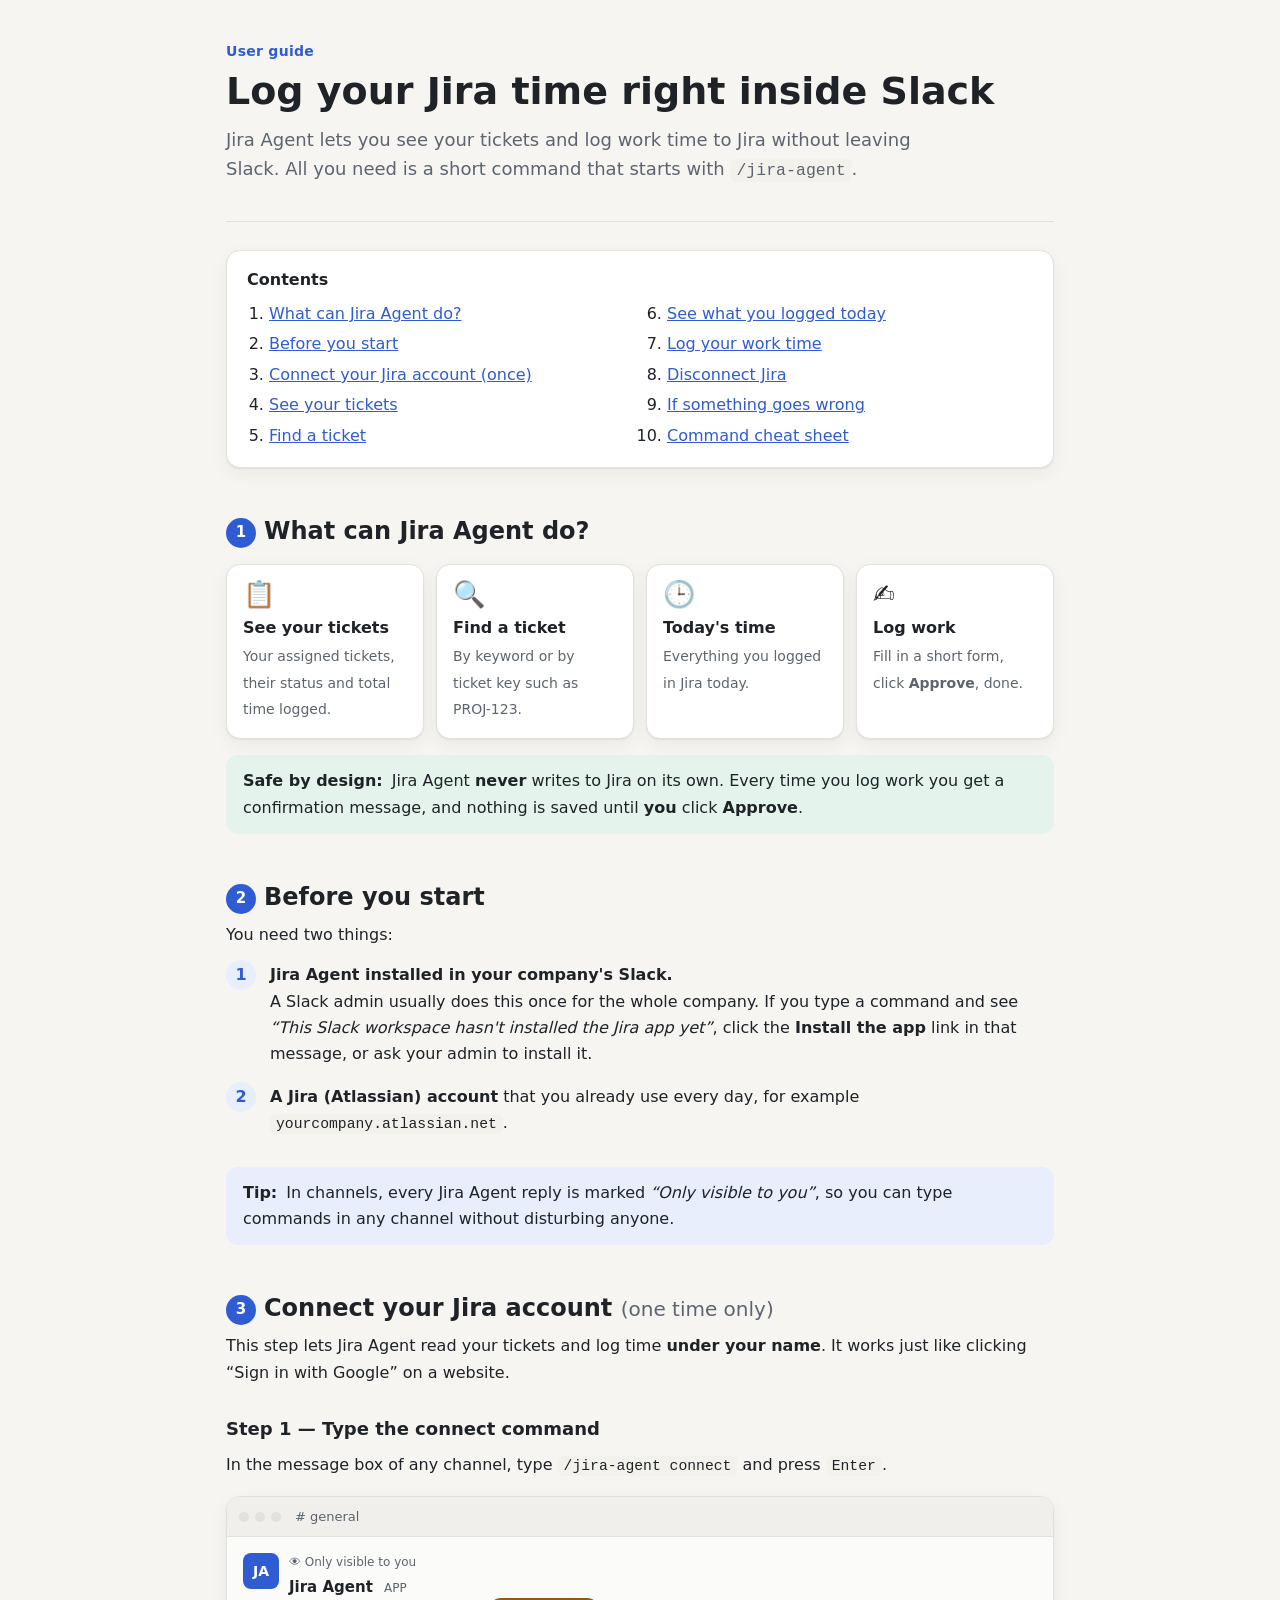
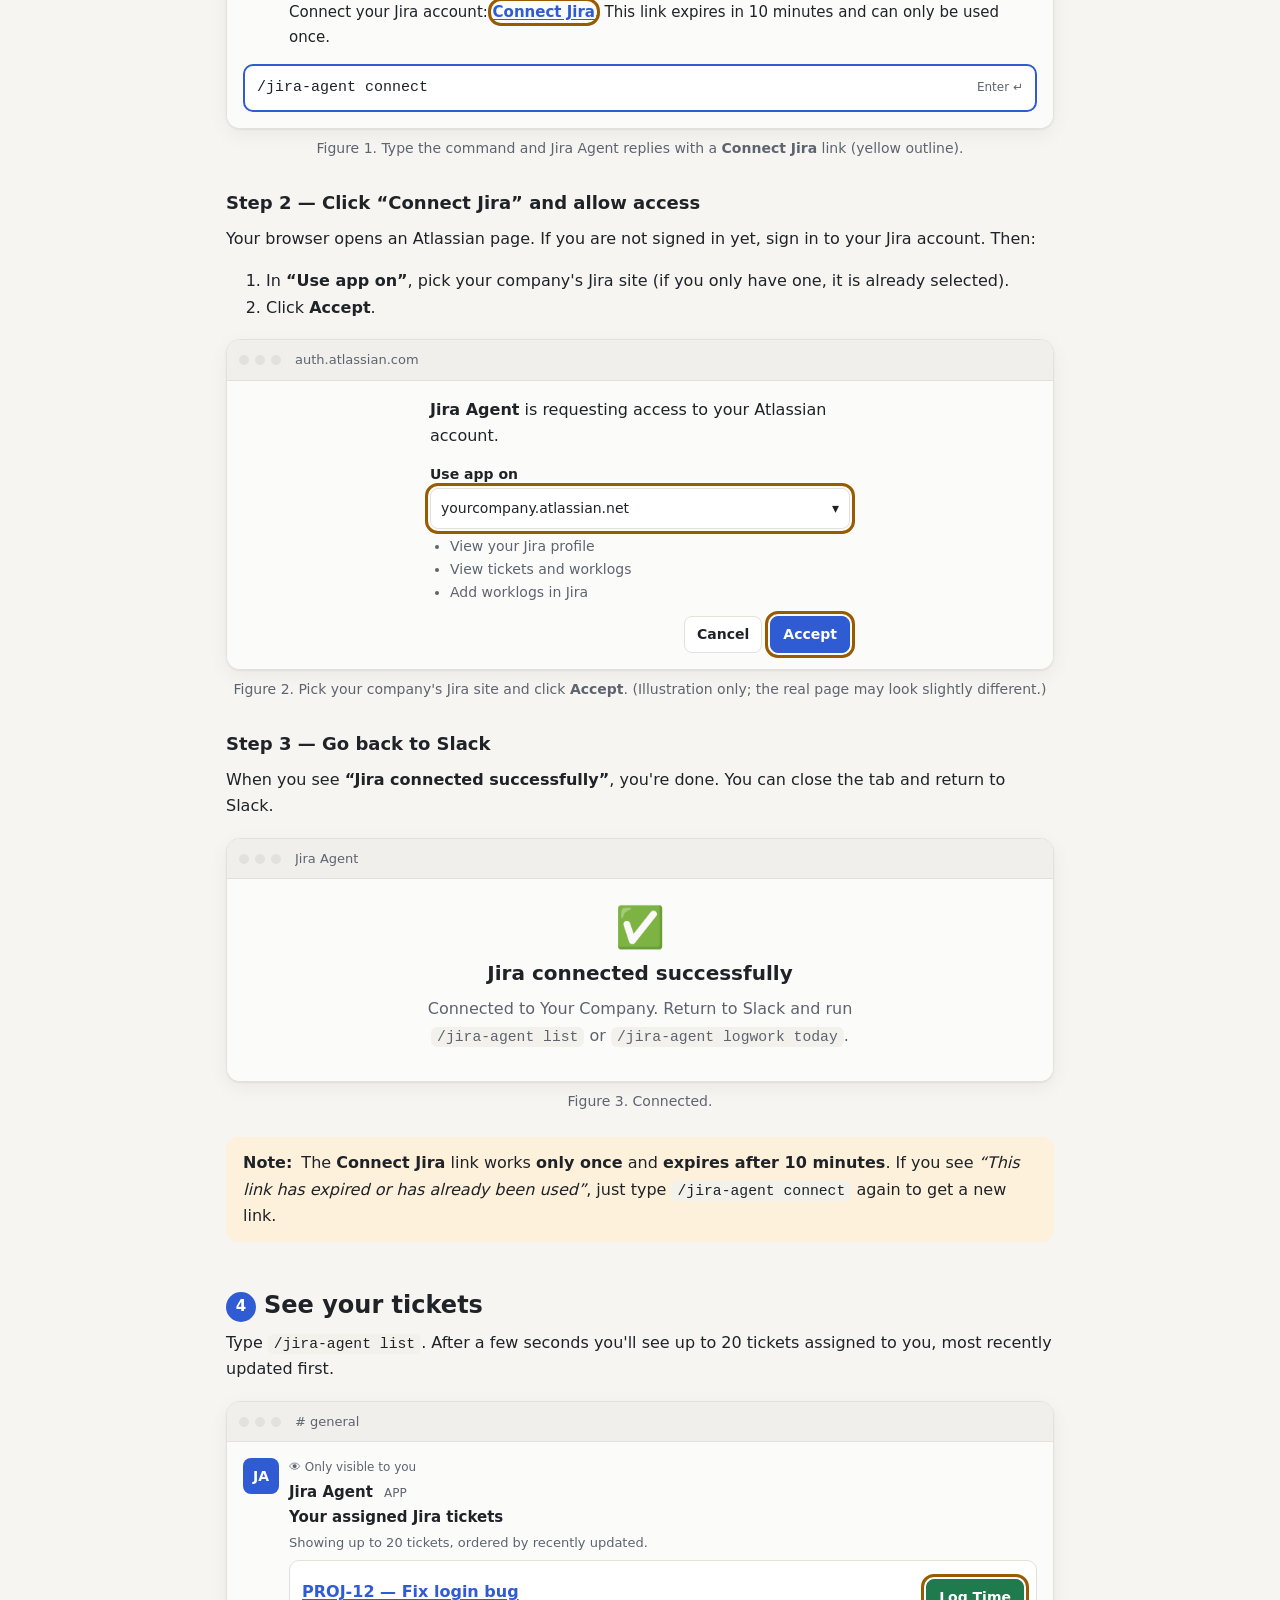
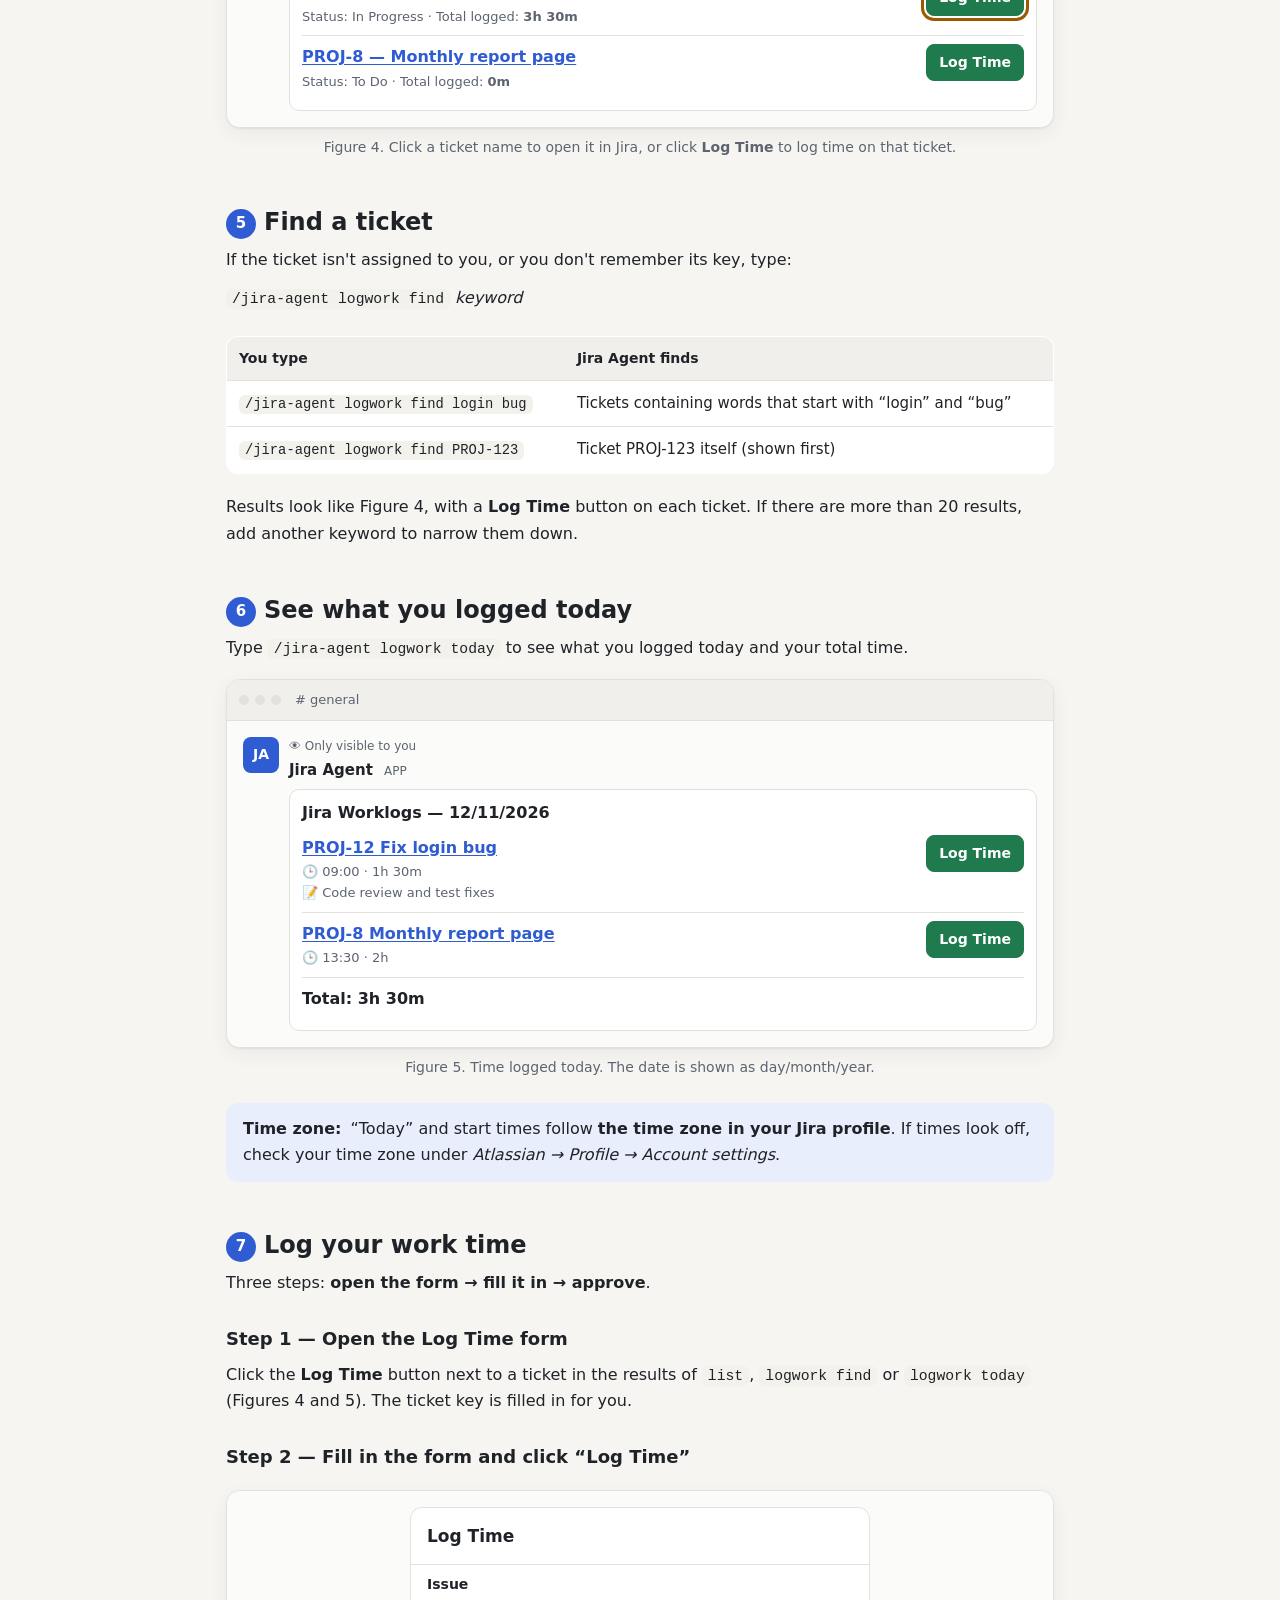
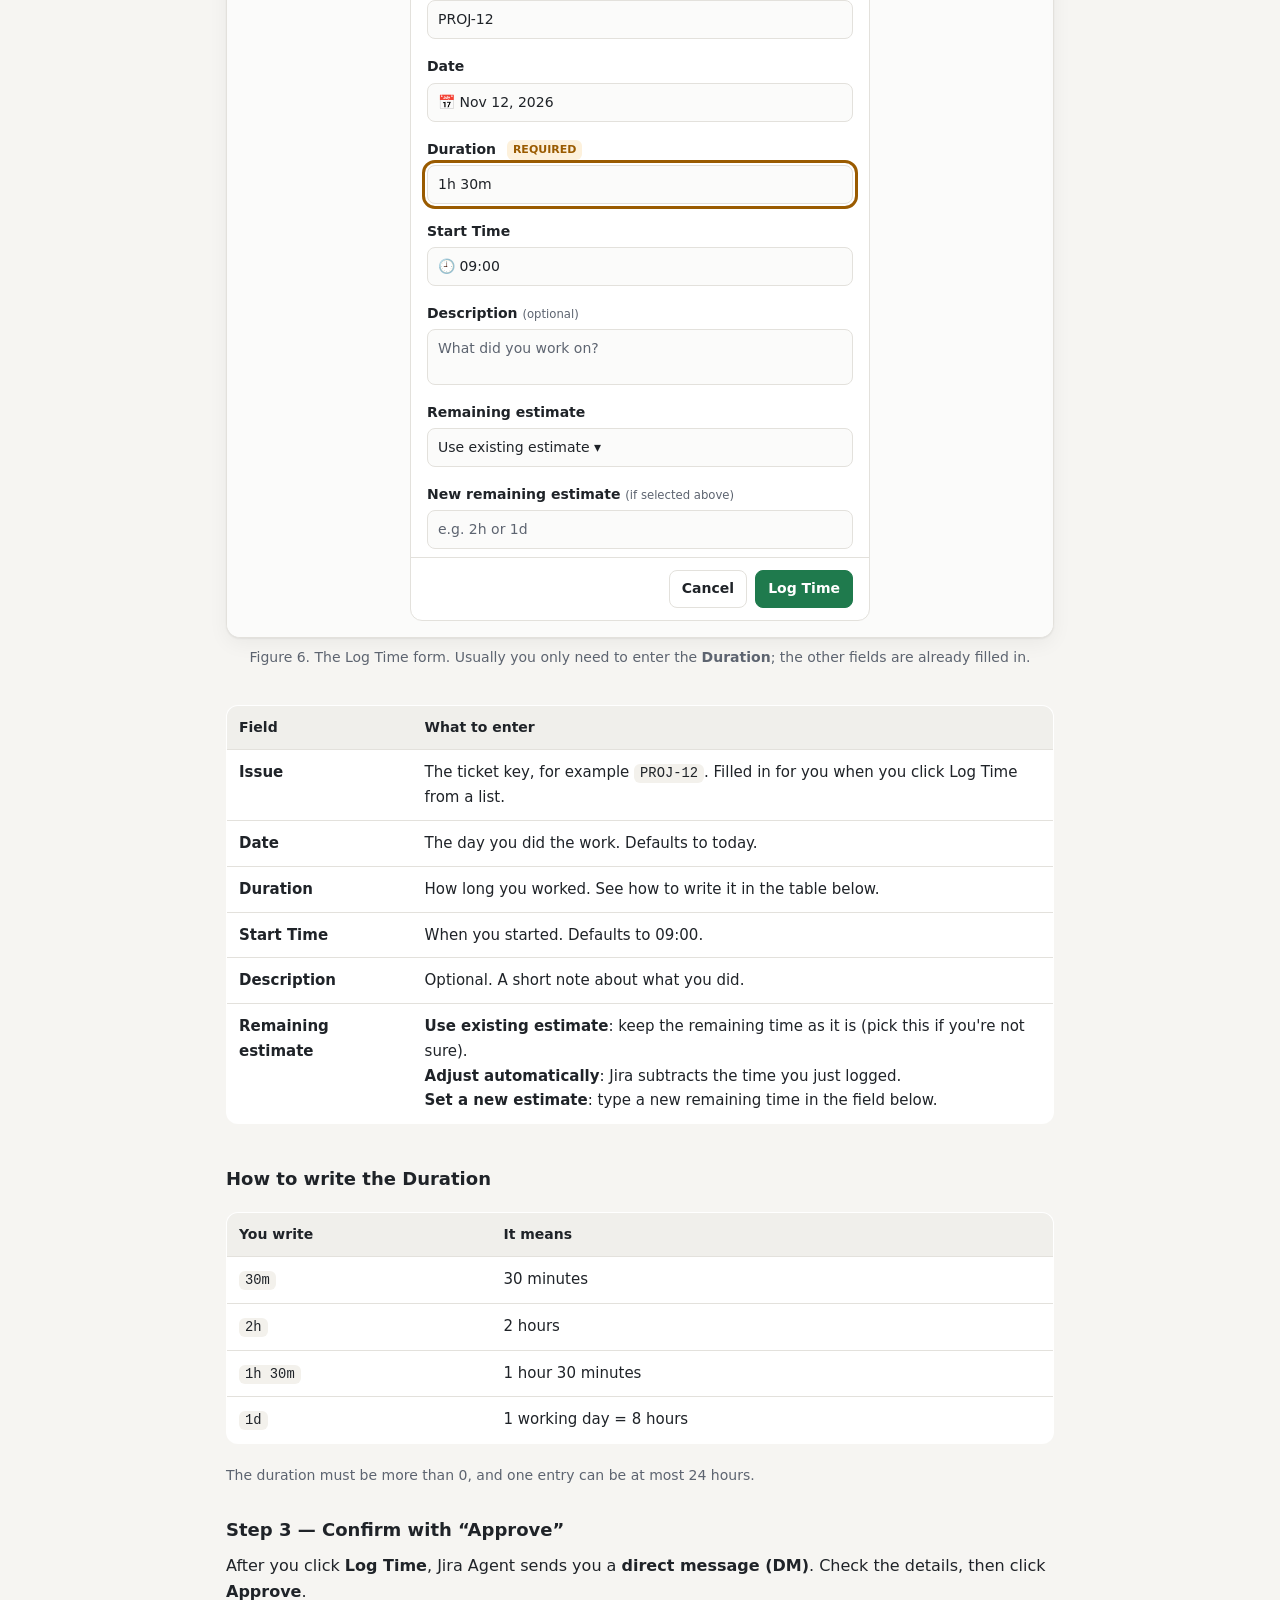
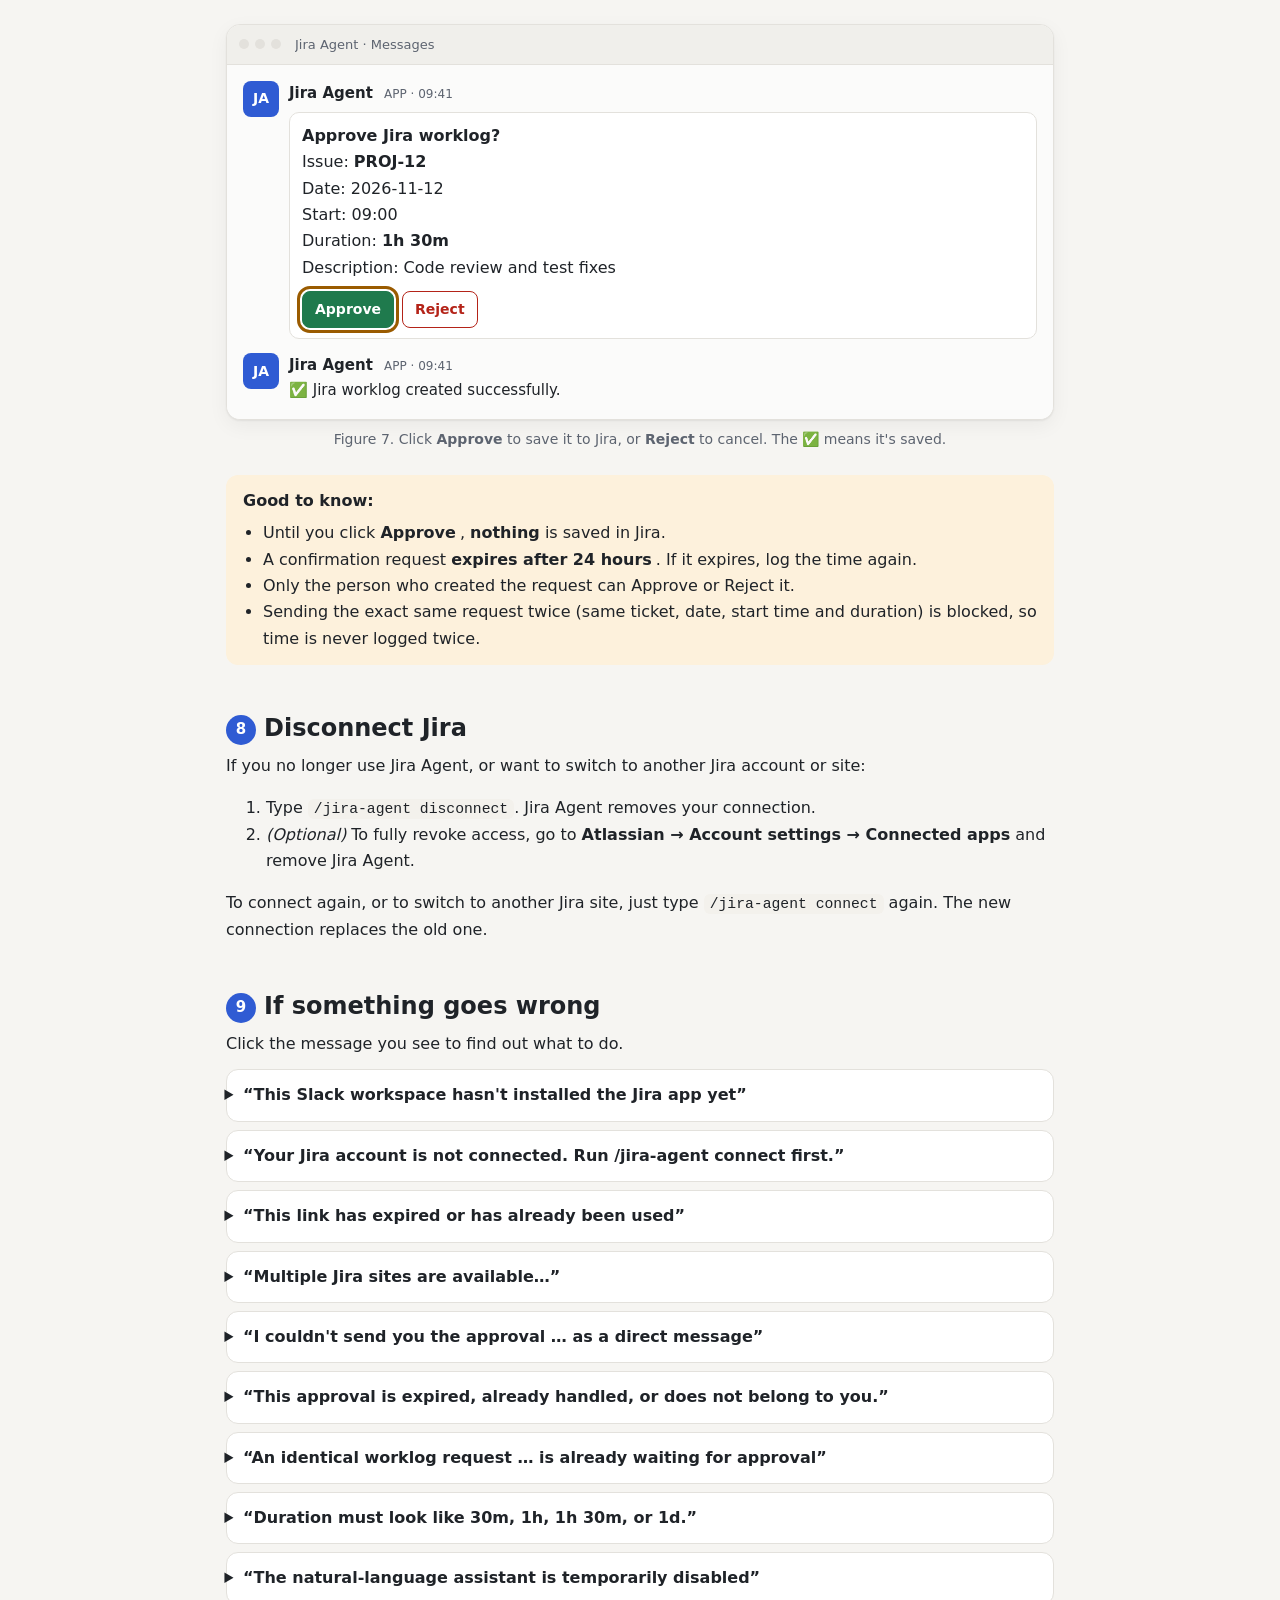
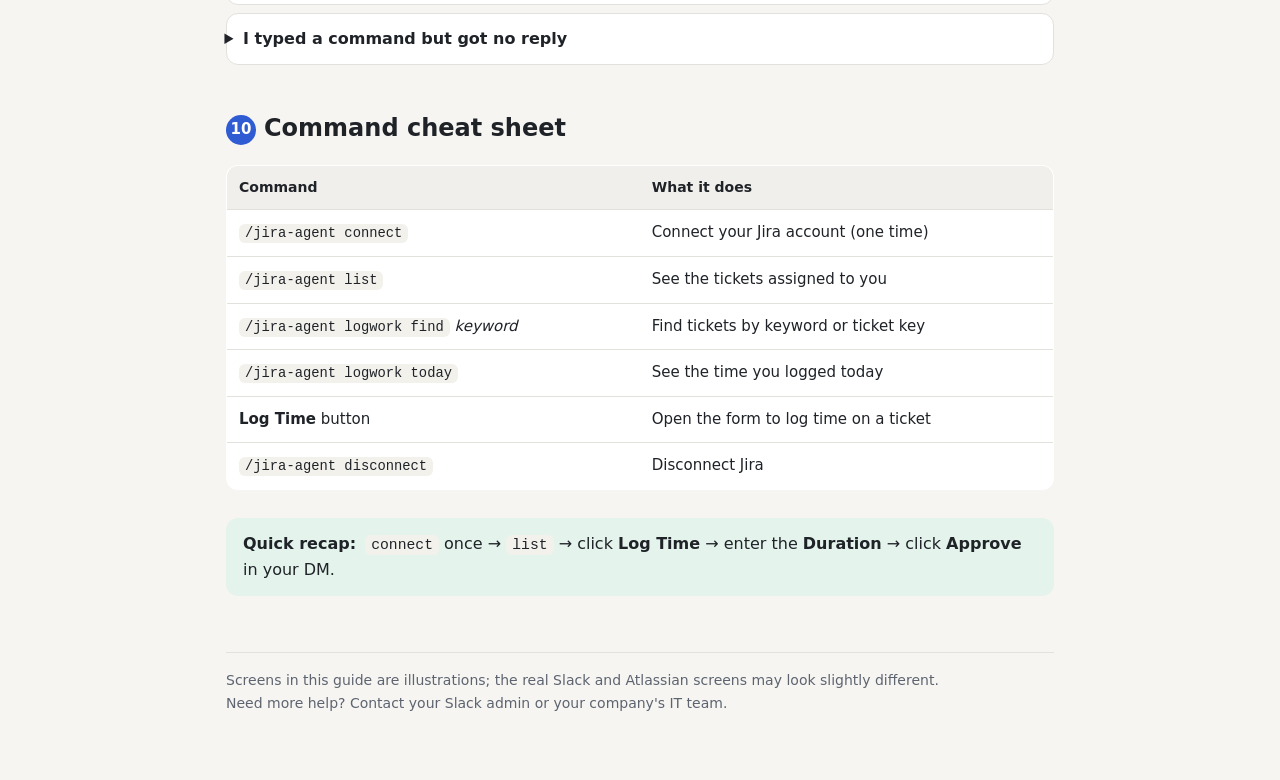
<file: guideline.html>
<!doctype html>
<html lang="en">
<head>
<meta charset="utf-8">
<meta name="viewport" content="width=device-width, initial-scale=1">
<title>Jira Agent Guide</title>
<style>
  :root {
    --bg: #f6f5f2; --paper: #ffffff; --ink: #1f2328; --muted: #5d6470; --line: #e3e1dc;
    --accent: #2f5bd3; --accent-ink: #ffffff; --accent-soft: #e8eefc;
    --ok: #1f7a4d; --ok-soft: #e4f4ec; --warn: #9a5b00; --warn-soft: #fdf1dc; --bad: #b42318; --bad-soft: #fde8e6;
    --screen: #fbfbfa; --chip: #f0efeb; --code: #f3f1ec; --shadow: 0 1px 2px rgba(0,0,0,.06), 0 6px 20px rgba(0,0,0,.05);
  }
  @media (prefers-color-scheme: dark) {
    :root:not([data-theme="light"]) {
      --bg: #15171a; --paper: #1d2024; --ink: #e8e6e3; --muted: #a3a8b0; --line: #30343a;
      --accent: #7b9cff; --accent-ink: #0f1420; --accent-soft: #232c45;
      --ok: #5fcf96; --ok-soft: #1c3329; --warn: #f0b860; --warn-soft: #3a2e1a; --bad: #ff8a80; --bad-soft: #3d2120;
      --screen: #24272c; --chip: #2a2e34; --code: #2a2d33; --shadow: none;
    }
  }
  :root[data-theme="dark"] {
    --bg: #15171a; --paper: #1d2024; --ink: #e8e6e3; --muted: #a3a8b0; --line: #30343a;
    --accent: #7b9cff; --accent-ink: #0f1420; --accent-soft: #232c45;
    --ok: #5fcf96; --ok-soft: #1c3329; --warn: #f0b860; --warn-soft: #3a2e1a; --bad: #ff8a80; --bad-soft: #3d2120;
    --screen: #24272c; --chip: #2a2e34; --code: #2a2d33; --shadow: none;
  }
  * { box-sizing: border-box; }
  html { -webkit-text-size-adjust: 100%; }
  body {
    margin: 0; background: var(--bg); color: var(--ink);
    font: 16px/1.65 system-ui, -apple-system, "Segoe UI", Roboto, "Helvetica Neue", Arial, sans-serif;
  }
  .wrap { max-width: 860px; margin: 0 auto; padding: 32px 16px 64px; }
  header.hero { padding: 8px 0 24px; border-bottom: 1px solid var(--line); margin-bottom: 28px; }
  .eyebrow { color: var(--accent); font-weight: 600; font-size: 14px; letter-spacing: .02em; }
  h1 { font-size: clamp(28px, 5vw, 38px); line-height: 1.2; margin: 6px 0 10px; }
  h2 { font-size: 24px; line-height: 1.3; margin: 48px 0 8px; scroll-margin-top: 16px; }
  h3 { font-size: 18px; margin: 28px 0 6px; }
  p { margin: 8px 0 12px; }
  .lead { font-size: 18px; color: var(--muted); max-width: 62ch; }
  a { color: var(--accent); }
  code, kbd {
    font-family: ui-monospace, SFMono-Regular, Consolas, "Liberation Mono", monospace; font-size: .92em;
    background: var(--code); padding: 2px 6px; border-radius: 6px; white-space: nowrap;
  }
  .num { display: inline-grid; place-items: center; width: 30px; height: 30px; border-radius: 50%;
         background: var(--accent); color: var(--accent-ink); font-weight: 700; font-size: 15px; margin-right: 8px;
         vertical-align: 2px; }

  /* table of contents */
  nav.toc { background: var(--paper); border: 1px solid var(--line); border-radius: 14px; padding: 16px 20px; box-shadow: var(--shadow); }
  nav.toc strong { display: block; margin-bottom: 6px; }
  nav.toc ol { margin: 0; padding-left: 22px; columns: 2; column-gap: 32px; }
  nav.toc li { break-inside: avoid; padding: 2px 0; }
  @media (max-width: 600px) { nav.toc ol { columns: 1; } }

  /* feature cards */
  .cards { display: grid; grid-template-columns: repeat(auto-fit, minmax(180px, 1fr)); gap: 12px; margin: 16px 0; }
  .card { background: var(--paper); border: 1px solid var(--line); border-radius: 14px; padding: 16px; box-shadow: var(--shadow); }
  .card .ico { font-size: 26px; line-height: 1; }
  .card b { display: block; margin: 8px 0 2px; }
  .card span { color: var(--muted); font-size: 14px; }

  /* steps */
  .steps { list-style: none; padding: 0; margin: 12px 0; counter-reset: s; }
  .steps > li { counter-increment: s; position: relative; padding: 2px 0 14px 44px; }
  .steps > li::before { content: counter(s); position: absolute; left: 0; top: 0; width: 30px; height: 30px; border-radius: 50%;
    display: grid; place-items: center; background: var(--accent-soft); color: var(--accent); font-weight: 700; }

  /* callouts */
  .note { border-radius: 12px; padding: 12px 16px; margin: 16px 0; border: 1px solid transparent; }
  .note.tip { background: var(--accent-soft); }
  .note.ok { background: var(--ok-soft); }
  .note.warn { background: var(--warn-soft); }
  .note b:first-child { margin-right: 4px; }

  /* figure frame */
  figure { margin: 18px 0 24px; }
  figcaption { color: var(--muted); font-size: 14px; margin-top: 8px; text-align: center; }
  .screen { background: var(--paper); border: 1px solid var(--line); border-radius: 14px; overflow: hidden; box-shadow: var(--shadow); }
  .bar { display: flex; align-items: center; gap: 6px; padding: 9px 12px; background: var(--chip); border-bottom: 1px solid var(--line);
         font-size: 13px; color: var(--muted); }
  .bar i { width: 10px; height: 10px; border-radius: 50%; background: var(--line); display: inline-block; }
  .bar .title { margin-left: 8px; overflow: hidden; text-overflow: ellipsis; white-space: nowrap; }
  .body { padding: 16px; background: var(--screen); }

  /* chat mock */
  .msg { display: flex; gap: 10px; margin: 0 0 14px; }
  .msg:last-child { margin-bottom: 0; }
  .avatar { flex: 0 0 36px; height: 36px; border-radius: 8px; display: grid; place-items: center; font-weight: 700; font-size: 14px; }
  .avatar.me { background: #f4d7b5; color: #6b3d0b; }
  .avatar.bot { background: var(--accent); color: var(--accent-ink); }
  .msg .who { font-weight: 700; font-size: 15px; }
  .msg .who small { font-weight: 400; color: var(--muted); margin-left: 6px; font-size: 12px; }
  .msg .txt { font-size: 15px; overflow-wrap: anywhere; }
  .only-you { font-size: 12px; color: var(--muted); margin-bottom: 2px; }
  .blk { background: var(--paper); border: 1px solid var(--line); border-radius: 10px; padding: 10px 12px; margin-top: 6px; }
  .row { display: flex; align-items: flex-start; justify-content: space-between; gap: 12px; padding: 8px 0; border-top: 1px solid var(--line); }
  .row:first-of-type { border-top: 0; }
  .row .meta { color: var(--muted); font-size: 13px; }
  .link { color: var(--accent); font-weight: 600; text-decoration: underline; text-underline-offset: 2px; }
  .btn { display: inline-block; border-radius: 8px; padding: 6px 12px; font-size: 14px; font-weight: 600; white-space: nowrap;
         border: 1px solid var(--line); background: var(--paper); color: var(--ink); }
  .btn.primary { background: var(--ok); border-color: var(--ok); color: #fff; }
  .btn.blue { background: var(--accent); border-color: var(--accent); color: var(--accent-ink); }
  .btn.danger { color: var(--bad); border-color: var(--bad); background: transparent; }
  .composer { margin-top: 14px; border: 2px solid var(--accent); border-radius: 10px; padding: 10px 12px; font-family: ui-monospace, Consolas, monospace;
              font-size: 15px; background: var(--paper); display: flex; justify-content: space-between; align-items: center; gap: 8px; }
  .composer .send { font-family: system-ui, sans-serif; font-size: 12px; color: var(--muted); white-space: nowrap; }
  .hl { outline: 3px solid var(--warn); outline-offset: 2px; border-radius: 8px; }

  /* modal mock */
  .modal { max-width: 460px; margin: 0 auto; background: var(--paper); border: 1px solid var(--line); border-radius: 12px; overflow: hidden; }
  .modal h4 { margin: 0; padding: 14px 16px; border-bottom: 1px solid var(--line); font-size: 17px; }
  .modal .f { padding: 8px 16px; }
  .modal label { display: block; font-weight: 600; font-size: 14px; margin-bottom: 4px; }
  .modal label small { font-weight: 400; color: var(--muted); }
  .input { border: 1px solid var(--line); border-radius: 8px; padding: 7px 10px; font-size: 14px; background: var(--screen); min-height: 36px; }
  .input.ph { color: var(--muted); }
  .input.area { min-height: 56px; }
  .modal .foot { display: flex; justify-content: flex-end; gap: 8px; padding: 12px 16px; border-top: 1px solid var(--line); }
  .tag { display: inline-block; font-size: 11px; font-weight: 700; color: var(--warn); background: var(--warn-soft); border-radius: 6px; padding: 1px 6px; margin-left: 6px; vertical-align: 1px; }

  /* web page mock */
  .page { text-align: center; padding: 28px 16px; }
  .page .big { font-size: 40px; line-height: 1; }
  .page h5 { font-size: 20px; margin: 10px 0 6px; }
  .page p { color: var(--muted); margin: 4px auto; max-width: 42ch; }
  .consent { max-width: 420px; margin: 0 auto; text-align: left; }
  .consent ul { margin: 6px 0 12px; padding-left: 20px; font-size: 14px; color: var(--muted); }
  .select { border: 1px solid var(--line); border-radius: 8px; padding: 8px 10px; background: var(--paper); display: flex; justify-content: space-between; font-size: 14px; }

  /* tables */
  .tbl { width: 100%; border-collapse: collapse; margin: 12px 0; background: var(--paper); border-radius: 12px; overflow: hidden;
         border: 1px solid var(--line); font-size: 15px; }
  .tbl th, .tbl td { text-align: left; padding: 10px 12px; border-bottom: 1px solid var(--line); vertical-align: top; }
  .tbl th { background: var(--chip); font-size: 14px; }
  .tbl tr:last-child td { border-bottom: 0; }
  .scroll { overflow-x: auto; }
  @media (max-width: 600px) {
    .tbl.stack thead { display: none; }
    .tbl.stack, .tbl.stack tbody, .tbl.stack tr, .tbl.stack td { display: block; width: 100%; }
    .tbl.stack tr { border-bottom: 1px solid var(--line); padding: 6px 0; }
    .tbl.stack td { border: 0; padding: 4px 12px; }
    .tbl.stack td::before { content: attr(data-l); display: block; font-size: 12px; color: var(--muted); font-weight: 600; }
  }

  details { background: var(--paper); border: 1px solid var(--line); border-radius: 12px; padding: 0 16px; margin: 8px 0; }
  details summary { cursor: pointer; padding: 12px 0; font-weight: 600; list-style-position: outside; }
  details[open] summary { border-bottom: 1px solid var(--line); margin-bottom: 8px; }
  details > :last-child { margin-bottom: 14px; }

  footer { margin-top: 56px; padding-top: 16px; border-top: 1px solid var(--line); color: var(--muted); font-size: 14px; }

  @media print {
    body { background: #fff; }
    .screen, .card, nav.toc, details, .tbl { box-shadow: none; }
    h2 { break-before: auto; }
    figure, .note, details { break-inside: avoid; }
    details { display: block; }
  }
</style>
</head>
<body>
<div class="wrap">

<header class="hero">
  <div class="eyebrow">User guide</div>
  <h1>Log your Jira time right inside Slack</h1>
  <p class="lead">Jira Agent lets you see your tickets and log work time to Jira without leaving Slack. All you need is a short command that starts with <code>/jira-agent</code>.</p>
</header>

<nav class="toc" aria-label="Contents">
  <strong>Contents</strong>
  <ol>
    <li><a href="#what-it-does">What can Jira Agent do?</a></li>
    <li><a href="#before-you-start">Before you start</a></li>
    <li><a href="#connect">Connect your Jira account (once)</a></li>
    <li><a href="#my-tickets">See your tickets</a></li>
    <li><a href="#find-tickets">Find a ticket</a></li>
    <li><a href="#today">See what you logged today</a></li>
    <li><a href="#log-time">Log your work time</a></li>
    <li><a href="#disconnect">Disconnect Jira</a></li>
    <li><a href="#troubleshooting">If something goes wrong</a></li>
    <li><a href="#cheat-sheet">Command cheat sheet</a></li>
  </ol>
</nav>

<!-- 1 -->
<h2 id="what-it-does"><span class="num">1</span>What can Jira Agent do?</h2>
<div class="cards">
  <div class="card"><div class="ico">📋</div><b>See your tickets</b><span>Your assigned tickets, their status and total time logged.</span></div>
  <div class="card"><div class="ico">🔍</div><b>Find a ticket</b><span>By keyword or by ticket key such as PROJ-123.</span></div>
  <div class="card"><div class="ico">🕒</div><b>Today's time</b><span>Everything you logged in Jira today.</span></div>
  <div class="card"><div class="ico">✍️</div><b>Log work</b><span>Fill in a short form, click <b style="display:inline">Approve</b>, done.</span></div>
</div>
<div class="note ok"><b>Safe by design:</b> Jira Agent <b>never</b> writes to Jira on its own. Every time you log work you get a confirmation message, and nothing is saved until <b>you</b> click <b>Approve</b>.</div>

<!-- 2 -->
<h2 id="before-you-start"><span class="num">2</span>Before you start</h2>
<p>You need two things:</p>
<ul class="steps">
  <li><b>Jira Agent installed in your company's Slack.</b><br>A Slack admin usually does this once for the whole company. If you type a command and see <i>“This Slack workspace hasn't installed the Jira app yet”</i>, click the <b>Install the app</b> link in that message, or ask your admin to install it.</li>
  <li><b>A Jira (Atlassian) account</b> that you already use every day, for example <code>yourcompany.atlassian.net</code>.</li>
</ul>
<div class="note tip"><b>Tip:</b> In channels, every Jira Agent reply is marked <i>“Only visible to you”</i>, so you can type commands in any channel without disturbing anyone.</div>

<!-- 3 -->
<h2 id="connect"><span class="num">3</span>Connect your Jira account <small style="font-weight:400;color:var(--muted)">(one time only)</small></h2>
<p>This step lets Jira Agent read your tickets and log time <b>under your name</b>. It works just like clicking “Sign in with Google” on a website.</p>

<h3>Step 1 — Type the connect command</h3>
<p>In the message box of any channel, type <code>/jira-agent connect</code> and press <kbd>Enter</kbd>.</p>
<figure>
  <div class="screen" role="img" aria-label="Slack screen: typing /jira-agent connect and receiving a Connect Jira link">
    <div class="bar"><i></i><i></i><i></i><span class="title"># general</span></div>
    <div class="body">
      <div class="msg">
        <div class="avatar bot">JA</div>
        <div>
          <div class="only-you">👁 Only visible to you</div>
          <div class="who">Jira Agent <small>APP</small></div>
          <div class="txt">Connect your Jira account: <span class="link hl">Connect Jira</span>. This link expires in 10 minutes and can only be used once.</div>
        </div>
      </div>
      <div class="composer"><span>/jira-agent connect</span><span class="send">Enter ↵</span></div>
    </div>
  </div>
  <figcaption>Figure 1. Type the command and Jira Agent replies with a <b>Connect Jira</b> link (yellow outline).</figcaption>
</figure>

<h3>Step 2 — Click “Connect Jira” and allow access</h3>
<p>Your browser opens an Atlassian page. If you are not signed in yet, sign in to your Jira account. Then:</p>
<ol>
  <li>In <b>“Use app on”</b>, pick your company's Jira site (if you only have one, it is already selected).</li>
  <li>Click <b>Accept</b>.</li>
</ol>
<figure>
  <div class="screen" role="img" aria-label="Atlassian permission page with a Jira site picker and an Accept button">
    <div class="bar"><i></i><i></i><i></i><span class="title">auth.atlassian.com</span></div>
    <div class="body">
      <div class="consent">
        <p style="margin-top:0"><b>Jira Agent</b> is requesting access to your Atlassian account.</p>
        <label style="font-size:14px;font-weight:600">Use app on</label>
        <div class="select hl"><span>yourcompany.atlassian.net</span><span>▾</span></div>
        <ul>
          <li>View your Jira profile</li>
          <li>View tickets and worklogs</li>
          <li>Add worklogs in Jira</li>
        </ul>
        <div style="display:flex;justify-content:flex-end;gap:8px"><span class="btn">Cancel</span><span class="btn blue hl">Accept</span></div>
      </div>
    </div>
  </div>
  <figcaption>Figure 2. Pick your company's Jira site and click <b>Accept</b>. (Illustration only; the real page may look slightly different.)</figcaption>
</figure>

<h3>Step 3 — Go back to Slack</h3>
<p>When you see <b>“Jira connected successfully”</b>, you're done. You can close the tab and return to Slack.</p>
<figure>
  <div class="screen" role="img" aria-label="Page confirming that Jira is connected">
    <div class="bar"><i></i><i></i><i></i><span class="title">Jira Agent</span></div>
    <div class="body page">
      <div class="big">✅</div>
      <h5>Jira connected successfully</h5>
      <p>Connected to Your Company. Return to Slack and run <code>/jira-agent list</code> or <code>/jira-agent logwork today</code>.</p>
    </div>
  </div>
  <figcaption>Figure 3. Connected.</figcaption>
</figure>
<div class="note warn"><b>Note:</b> The <b>Connect Jira</b> link works <b>only once</b> and <b>expires after 10 minutes</b>. If you see <i>“This link has expired or has already been used”</i>, just type <code>/jira-agent connect</code> again to get a new link.</div>

<!-- 4 -->
<h2 id="my-tickets"><span class="num">4</span>See your tickets</h2>
<p>Type <code>/jira-agent list</code>. After a few seconds you'll see up to 20 tickets assigned to you, most recently updated first.</p>
<figure>
  <div class="screen" role="img" aria-label="List of assigned tickets, each with a Log Time button">
    <div class="bar"><i></i><i></i><i></i><span class="title"># general</span></div>
    <div class="body">
      <div class="msg">
        <div class="avatar bot">JA</div>
        <div style="flex:1;min-width:0">
          <div class="only-you">👁 Only visible to you</div>
          <div class="who">Jira Agent <small>APP</small></div>
          <div class="txt"><b>Your assigned Jira tickets</b><br><span class="meta" style="color:var(--muted);font-size:13px">Showing up to 20 tickets, ordered by recently updated.</span></div>
          <div class="blk">
            <div class="row"><div><span class="link">PROJ-12 — Fix login bug</span><div class="meta">Status: In Progress · Total logged: <b>3h 30m</b></div></div><span class="btn primary hl">Log Time</span></div>
            <div class="row"><div><span class="link">PROJ-8 — Monthly report page</span><div class="meta">Status: To Do · Total logged: <b>0m</b></div></div><span class="btn primary">Log Time</span></div>
          </div>
        </div>
      </div>
    </div>
  </div>
  <figcaption>Figure 4. Click a ticket name to open it in Jira, or click <b>Log Time</b> to log time on that ticket.</figcaption>
</figure>

<!-- 5 -->
<h2 id="find-tickets"><span class="num">5</span>Find a ticket</h2>
<p>If the ticket isn't assigned to you, or you don't remember its key, type:</p>
<p><code>/jira-agent logwork find</code> <i>keyword</i></p>
<div class="scroll"><table class="tbl stack">
  <thead><tr><th>You type</th><th>Jira Agent finds</th></tr></thead>
  <tbody>
    <tr><td data-l="You type"><code>/jira-agent logwork find login bug</code></td><td data-l="Jira Agent finds">Tickets containing words that start with “login” and “bug”</td></tr>
    <tr><td data-l="You type"><code>/jira-agent logwork find PROJ-123</code></td><td data-l="Jira Agent finds">Ticket PROJ-123 itself (shown first)</td></tr>
  </tbody>
</table></div>
<p>Results look like Figure 4, with a <b>Log Time</b> button on each ticket. If there are more than 20 results, add another keyword to narrow them down.</p>

<!-- 6 -->
<h2 id="today"><span class="num">6</span>See what you logged today</h2>
<p>Type <code>/jira-agent logwork today</code> to see what you logged today and your total time.</p>
<figure>
  <div class="screen" role="img" aria-label="Today's worklogs with start time, duration and total">
    <div class="bar"><i></i><i></i><i></i><span class="title"># general</span></div>
    <div class="body">
      <div class="msg">
        <div class="avatar bot">JA</div>
        <div style="flex:1;min-width:0">
          <div class="only-you">👁 Only visible to you</div>
          <div class="who">Jira Agent <small>APP</small></div>
          <div class="blk">
            <b>Jira Worklogs — 12/11/2026</b>
            <div class="row"><div><span class="link">PROJ-12 Fix login bug</span><div class="meta">🕒 09:00 · 1h 30m<br>📝 Code review and test fixes</div></div><span class="btn primary">Log Time</span></div>
            <div class="row"><div><span class="link">PROJ-8 Monthly report page</span><div class="meta">🕒 13:30 · 2h</div></div><span class="btn primary">Log Time</span></div>
            <div class="row"><b>Total: 3h 30m</b></div>
          </div>
        </div>
      </div>
    </div>
  </div>
  <figcaption>Figure 5. Time logged today. The date is shown as day/month/year.</figcaption>
</figure>
<div class="note tip"><b>Time zone:</b> “Today” and start times follow <b>the time zone in your Jira profile</b>. If times look off, check your time zone under <i>Atlassian → Profile → Account settings</i>.</div>

<!-- 7 -->
<h2 id="log-time"><span class="num">7</span>Log your work time</h2>
<p>Three steps: <b>open the form → fill it in → approve</b>.</p>

<h3>Step 1 — Open the Log Time form</h3>
<p>Click the <b>Log Time</b> button next to a ticket in the results of <code>list</code>, <code>logwork find</code> or <code>logwork today</code> (Figures 4 and 5). The ticket key is filled in for you.</p>

<h3>Step 2 — Fill in the form and click “Log Time”</h3>
<figure>
  <div class="screen" role="img" aria-label="Log Time form with Issue, Date, Duration, Start Time, Description and Remaining estimate fields">
    <div class="body">
      <div class="modal">
        <h4>Log Time</h4>
        <div class="f"><label>Issue</label><div class="input">PROJ-12</div></div>
        <div class="f"><label>Date</label><div class="input">📅 Nov 12, 2026</div></div>
        <div class="f"><label>Duration <span class="tag">REQUIRED</span></label><div class="input hl">1h 30m</div></div>
        <div class="f"><label>Start Time</label><div class="input">🕘 09:00</div></div>
        <div class="f"><label>Description <small>(optional)</small></label><div class="input area ph">What did you work on?</div></div>
        <div class="f"><label>Remaining estimate</label><div class="input">Use existing estimate ▾</div></div>
        <div class="f"><label>New remaining estimate <small>(if selected above)</small></label><div class="input ph">e.g. 2h or 1d</div></div>
        <div class="foot"><span class="btn">Cancel</span><span class="btn primary">Log Time</span></div>
      </div>
    </div>
  </div>
  <figcaption>Figure 6. The Log Time form. Usually you only need to enter the <b>Duration</b>; the other fields are already filled in.</figcaption>
</figure>

<div class="scroll"><table class="tbl stack">
  <thead><tr><th>Field</th><th>What to enter</th></tr></thead>
  <tbody>
    <tr><td data-l="Field"><b>Issue</b></td><td data-l="What to enter">The ticket key, for example <code>PROJ-12</code>. Filled in for you when you click Log Time from a list.</td></tr>
    <tr><td data-l="Field"><b>Date</b></td><td data-l="What to enter">The day you did the work. Defaults to today.</td></tr>
    <tr><td data-l="Field"><b>Duration</b></td><td data-l="What to enter">How long you worked. See how to write it in the table below.</td></tr>
    <tr><td data-l="Field"><b>Start Time</b></td><td data-l="What to enter">When you started. Defaults to 09:00.</td></tr>
    <tr><td data-l="Field"><b>Description</b></td><td data-l="What to enter">Optional. A short note about what you did.</td></tr>
    <tr><td data-l="Field"><b>Remaining estimate</b></td><td data-l="What to enter">
      <b>Use existing estimate</b>: keep the remaining time as it is (pick this if you're not sure).<br>
      <b>Adjust automatically</b>: Jira subtracts the time you just logged.<br>
      <b>Set a new estimate</b>: type a new remaining time in the field below.</td></tr>
  </tbody>
</table></div>

<h3>How to write the Duration</h3>
<div class="scroll"><table class="tbl">
  <thead><tr><th>You write</th><th>It means</th></tr></thead>
  <tbody>
    <tr><td><code>30m</code></td><td>30 minutes</td></tr>
    <tr><td><code>2h</code></td><td>2 hours</td></tr>
    <tr><td><code>1h 30m</code></td><td>1 hour 30 minutes</td></tr>
    <tr><td><code>1d</code></td><td>1 working day = 8 hours</td></tr>
  </tbody>
</table></div>
<p style="color:var(--muted);font-size:14px">The duration must be more than 0, and one entry can be at most 24 hours.</p>

<h3>Step 3 — Confirm with “Approve”</h3>
<p>After you click <b>Log Time</b>, Jira Agent sends you a <b>direct message (DM)</b>. Check the details, then click <b>Approve</b>.</p>
<figure>
  <div class="screen" role="img" aria-label="Direct message asking to approve a worklog, with Approve and Reject buttons">
    <div class="bar"><i></i><i></i><i></i><span class="title">Jira Agent · Messages</span></div>
    <div class="body">
      <div class="msg">
        <div class="avatar bot">JA</div>
        <div style="flex:1;min-width:0">
          <div class="who">Jira Agent <small>APP · 09:41</small></div>
          <div class="blk">
            <b>Approve Jira worklog?</b><br>
            Issue: <b>PROJ-12</b><br>Date: 2026-11-12<br>Start: 09:00<br>Duration: <b>1h 30m</b><br>Description: Code review and test fixes
            <div style="margin-top:10px;display:flex;gap:8px;flex-wrap:wrap"><span class="btn primary hl">Approve</span><span class="btn danger">Reject</span></div>
          </div>
        </div>
      </div>
      <div class="msg">
        <div class="avatar bot">JA</div>
        <div><div class="who">Jira Agent <small>APP · 09:41</small></div><div class="txt">✅ Jira worklog created successfully.</div></div>
      </div>
    </div>
  </div>
  <figcaption>Figure 7. Click <b>Approve</b> to save it to Jira, or <b>Reject</b> to cancel. The ✅ means it's saved.</figcaption>
</figure>
<div class="note warn"><b>Good to know:</b>
  <ul style="margin:6px 0 0;padding-left:20px">
    <li>Until you click <b>Approve</b>, <b>nothing</b> is saved in Jira.</li>
    <li>A confirmation request <b>expires after 24 hours</b>. If it expires, log the time again.</li>
    <li>Only the person who created the request can Approve or Reject it.</li>
    <li>Sending the exact same request twice (same ticket, date, start time and duration) is blocked, so time is never logged twice.</li>
  </ul>
</div>

<!-- 8 -->
<h2 id="disconnect"><span class="num">8</span>Disconnect Jira</h2>
<p>If you no longer use Jira Agent, or want to switch to another Jira account or site:</p>
<ol>
  <li>Type <code>/jira-agent disconnect</code>. Jira Agent removes your connection.</li>
  <li><i>(Optional)</i> To fully revoke access, go to <b>Atlassian → Account settings → Connected apps</b> and remove Jira Agent.</li>
</ol>
<p>To connect again, or to switch to another Jira site, just type <code>/jira-agent connect</code> again. The new connection replaces the old one.</p>

<!-- 9 -->
<h2 id="troubleshooting"><span class="num">9</span>If something goes wrong</h2>
<p>Click the message you see to find out what to do.</p>

<details>
  <summary>“This Slack workspace hasn't installed the Jira app yet”</summary>
  <p>Jira Agent is not installed in your company's Slack yet. Click <b>Install the app</b> in the message, or ask your Slack admin to install it. If your company requires admin approval for apps, wait for the admin to approve it.</p>
</details>
<details>
  <summary>“Your Jira account is not connected. Run /jira-agent connect first.”</summary>
  <p>You haven't connected Jira yet, or your connection was removed. Follow <a href="#connect">section 3</a> again.</p>
</details>
<details>
  <summary>“This link has expired or has already been used”</summary>
  <p>The Connect Jira link is older than 10 minutes or was already clicked. Type <code>/jira-agent connect</code> to get a new link, click it <b>once</b>, and finish within 10 minutes.</p>
</details>
<details>
  <summary>“Multiple Jira sites are available…”</summary>
  <p>Your Atlassian account has given Jira Agent access to more than one Jira site. Go to <b>Atlassian → Account settings → Connected apps</b>, remove Jira Agent from the sites you don't use, then connect again. If it still fails, contact support.</p>
</details>
<details>
  <summary>“I couldn't send you the approval … as a direct message”</summary>
  <p>Jira Agent couldn't send you a direct message, so <b>nothing was saved</b>. In Slack, open <b>Jira Agent</b> under <i>Apps</i> in the left sidebar, open the <b>Messages</b> tab to start the conversation, then log the time again. If you can't see a Messages tab, contact your admin.</p>
</details>
<details>
  <summary>“This approval is expired, already handled, or does not belong to you.”</summary>
  <p>The request is older than 24 hours, was already approved or rejected, or belongs to someone else. If needed, log the time again.</p>
</details>
<details>
  <summary>“An identical worklog request … is already waiting for approval”</summary>
  <p>You already sent this exact request. Find the earlier confirmation message in your DM with Jira Agent and click <b>Approve</b> there.</p>
</details>
<details>
  <summary>“Duration must look like 30m, 1h, 1h 30m, or 1d.”</summary>
  <p>The Duration field isn't written correctly. See <a href="#log-time">how to write the Duration</a>.</p>
</details>
<details>
  <summary>“The natural-language assistant is temporarily disabled”</summary>
  <p>You typed something that isn't one of the available commands. Use the commands in the <a href="#cheat-sheet">cheat sheet</a> below.</p>
</details>
<details>
  <summary>I typed a command but got no reply</summary>
  <p>Wait a few seconds and try again. Check that you typed <code>/jira-agent</code> exactly (with the hyphen). If it still doesn't work, contact support and tell them when you tried.</p>
</details>

<!-- 10 -->
<h2 id="cheat-sheet"><span class="num">10</span>Command cheat sheet</h2>
<div class="scroll"><table class="tbl stack">
  <thead><tr><th>Command</th><th>What it does</th></tr></thead>
  <tbody>
    <tr><td data-l="Command"><code>/jira-agent connect</code></td><td data-l="What it does">Connect your Jira account (one time)</td></tr>
    <tr><td data-l="Command"><code>/jira-agent list</code></td><td data-l="What it does">See the tickets assigned to you</td></tr>
    <tr><td data-l="Command"><code>/jira-agent logwork find</code> <i>keyword</i></td><td data-l="What it does">Find tickets by keyword or ticket key</td></tr>
    <tr><td data-l="Command"><code>/jira-agent logwork today</code></td><td data-l="What it does">See the time you logged today</td></tr>
    <tr><td data-l="Command"><b>Log Time</b> button</td><td data-l="What it does">Open the form to log time on a ticket</td></tr>
    <tr><td data-l="Command"><code>/jira-agent disconnect</code></td><td data-l="What it does">Disconnect Jira</td></tr>
  </tbody>
</table></div>

<div class="note ok"><b>Quick recap:</b> <code>connect</code> once → <code>list</code> → click <b>Log Time</b> → enter the <b>Duration</b> → click <b>Approve</b> in your DM.</div>

<footer>
  Screens in this guide are illustrations; the real Slack and Atlassian screens may look slightly different.<br>
  Need more help? Contact your Slack admin or your company's IT team.
</footer>

</div>
</body>
</html>
</file>
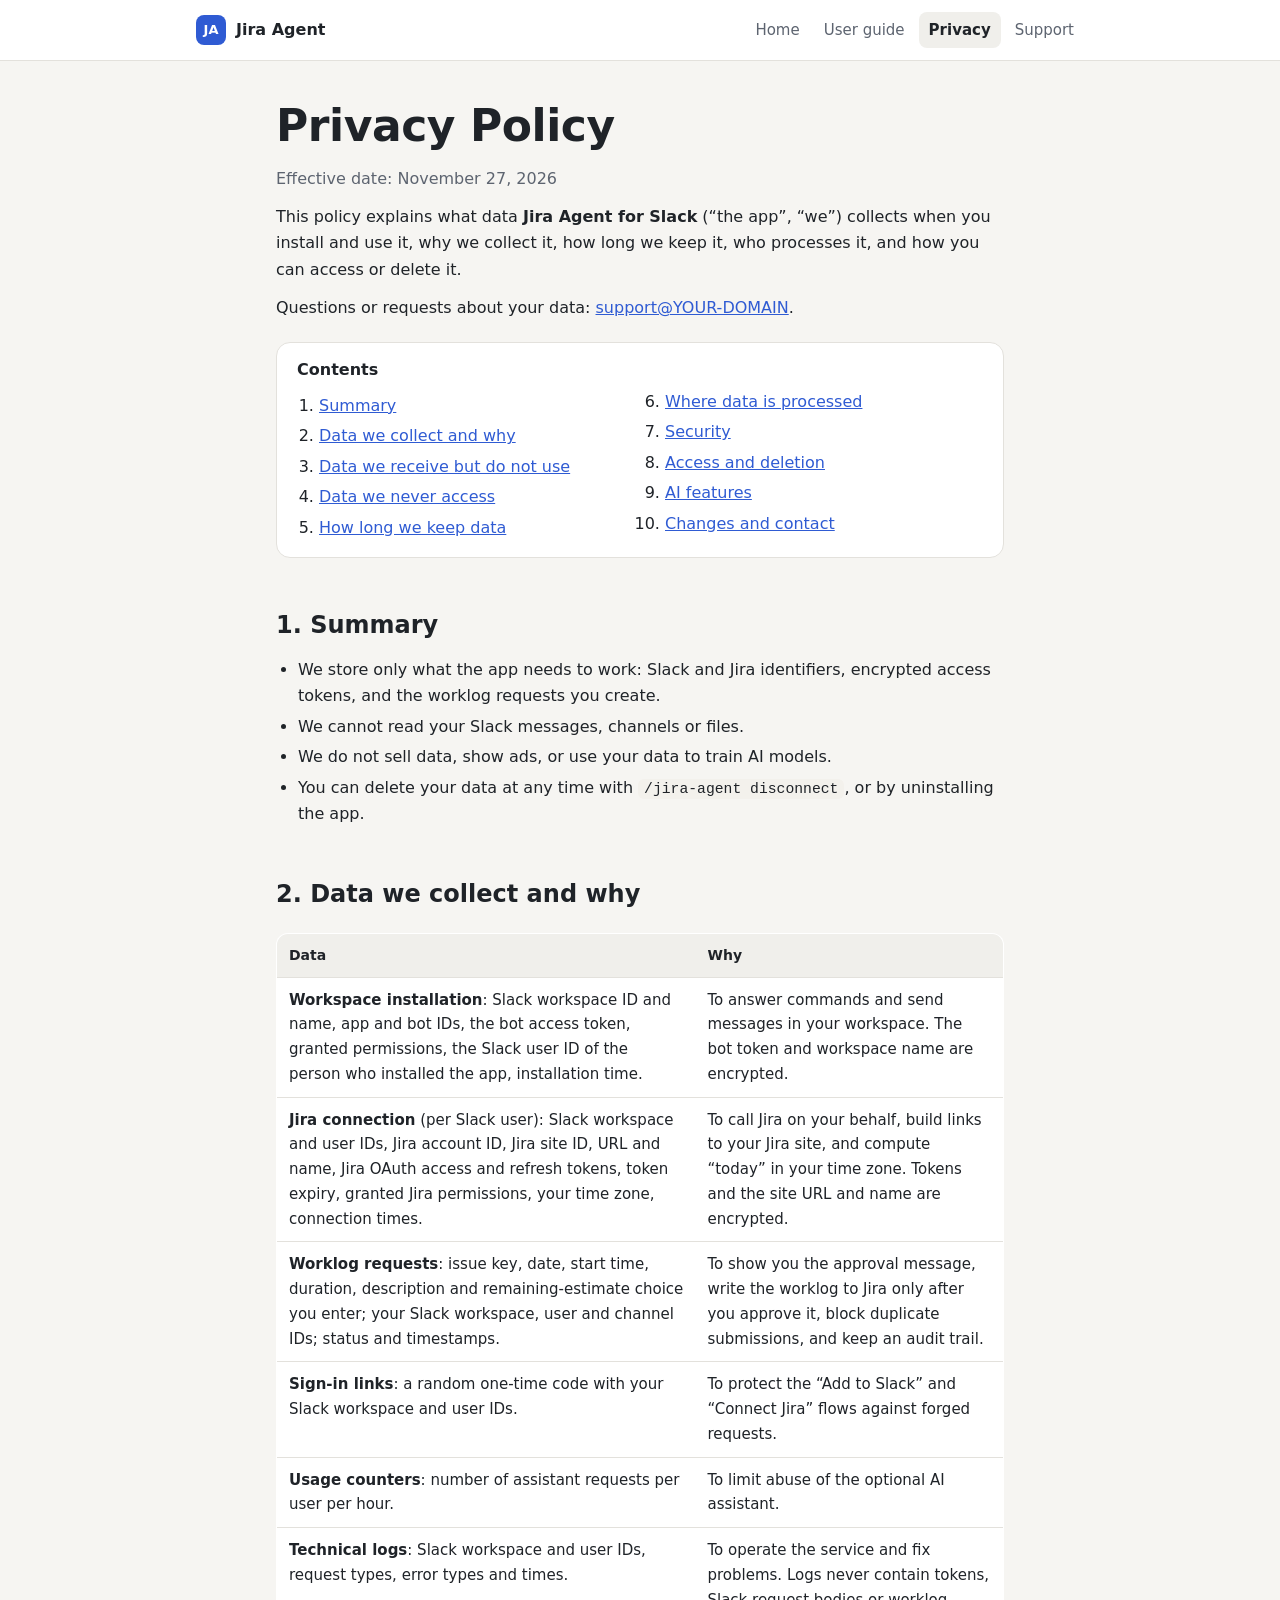
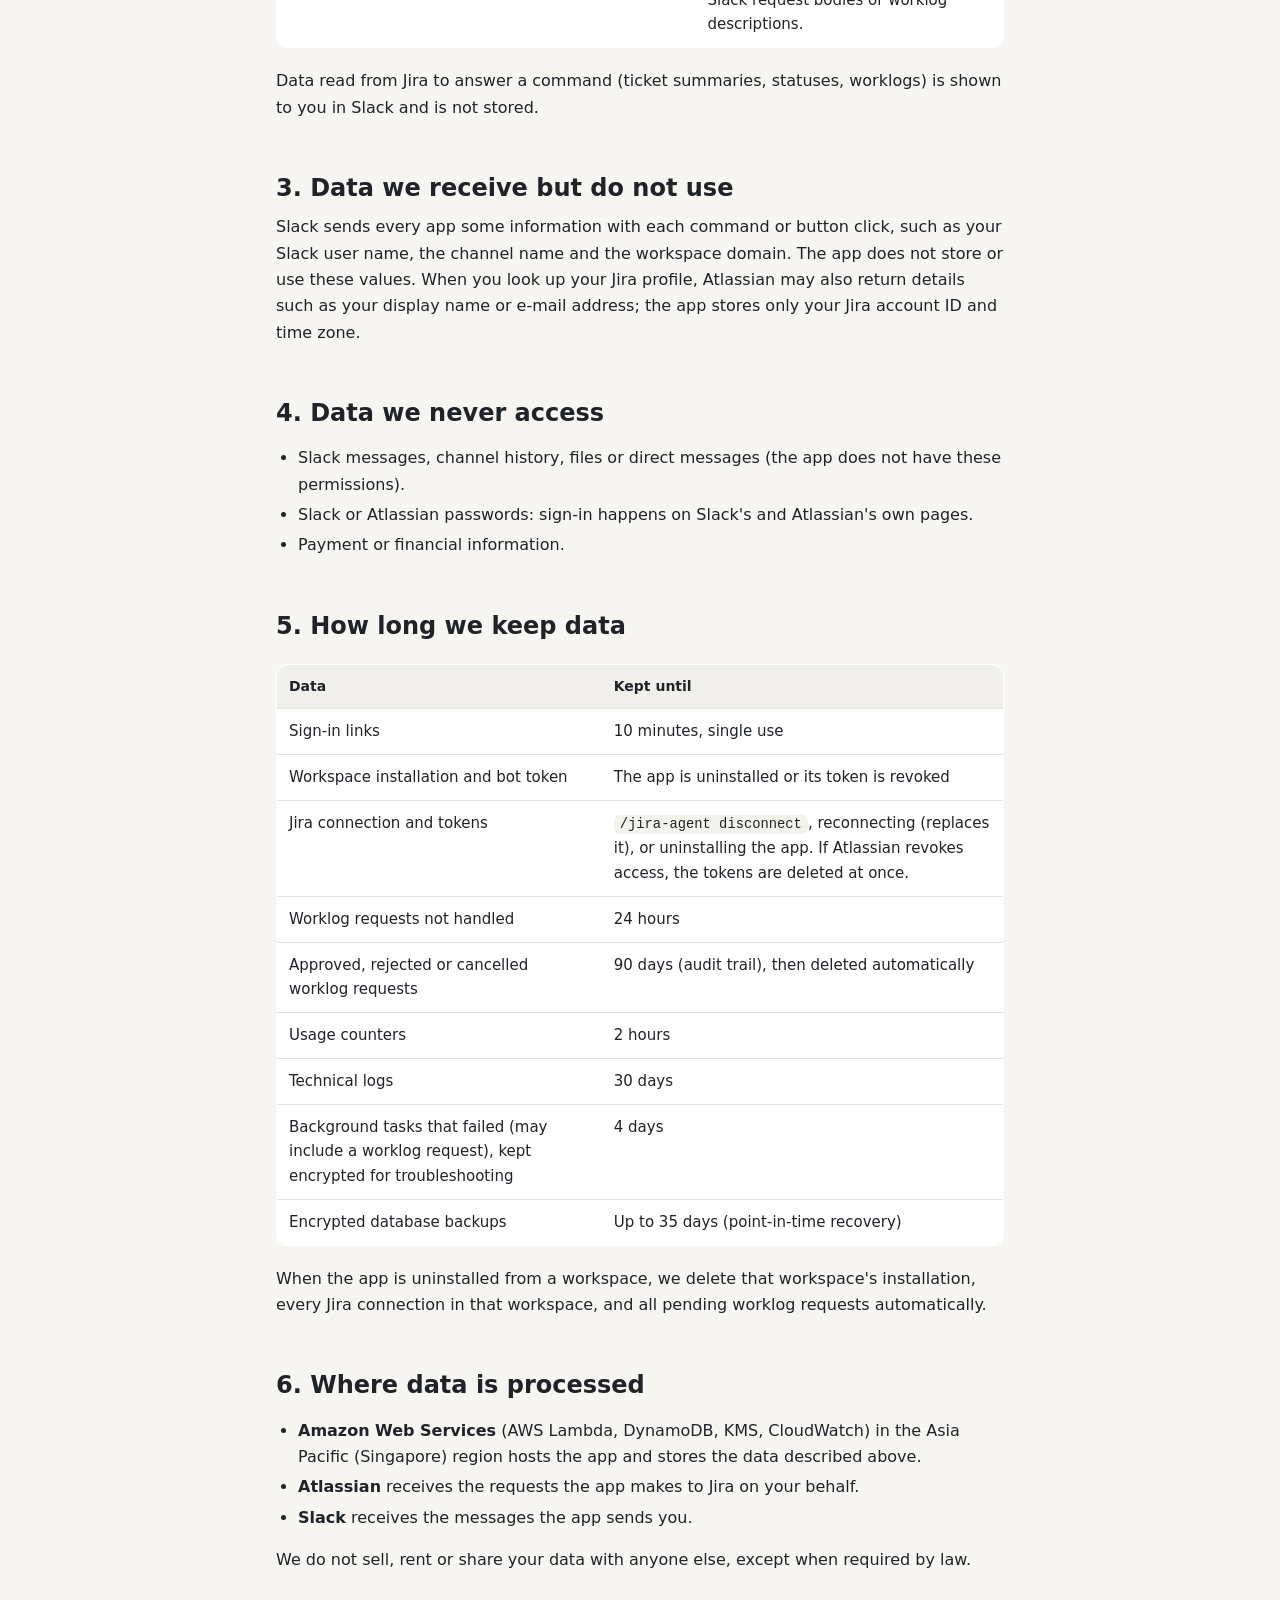
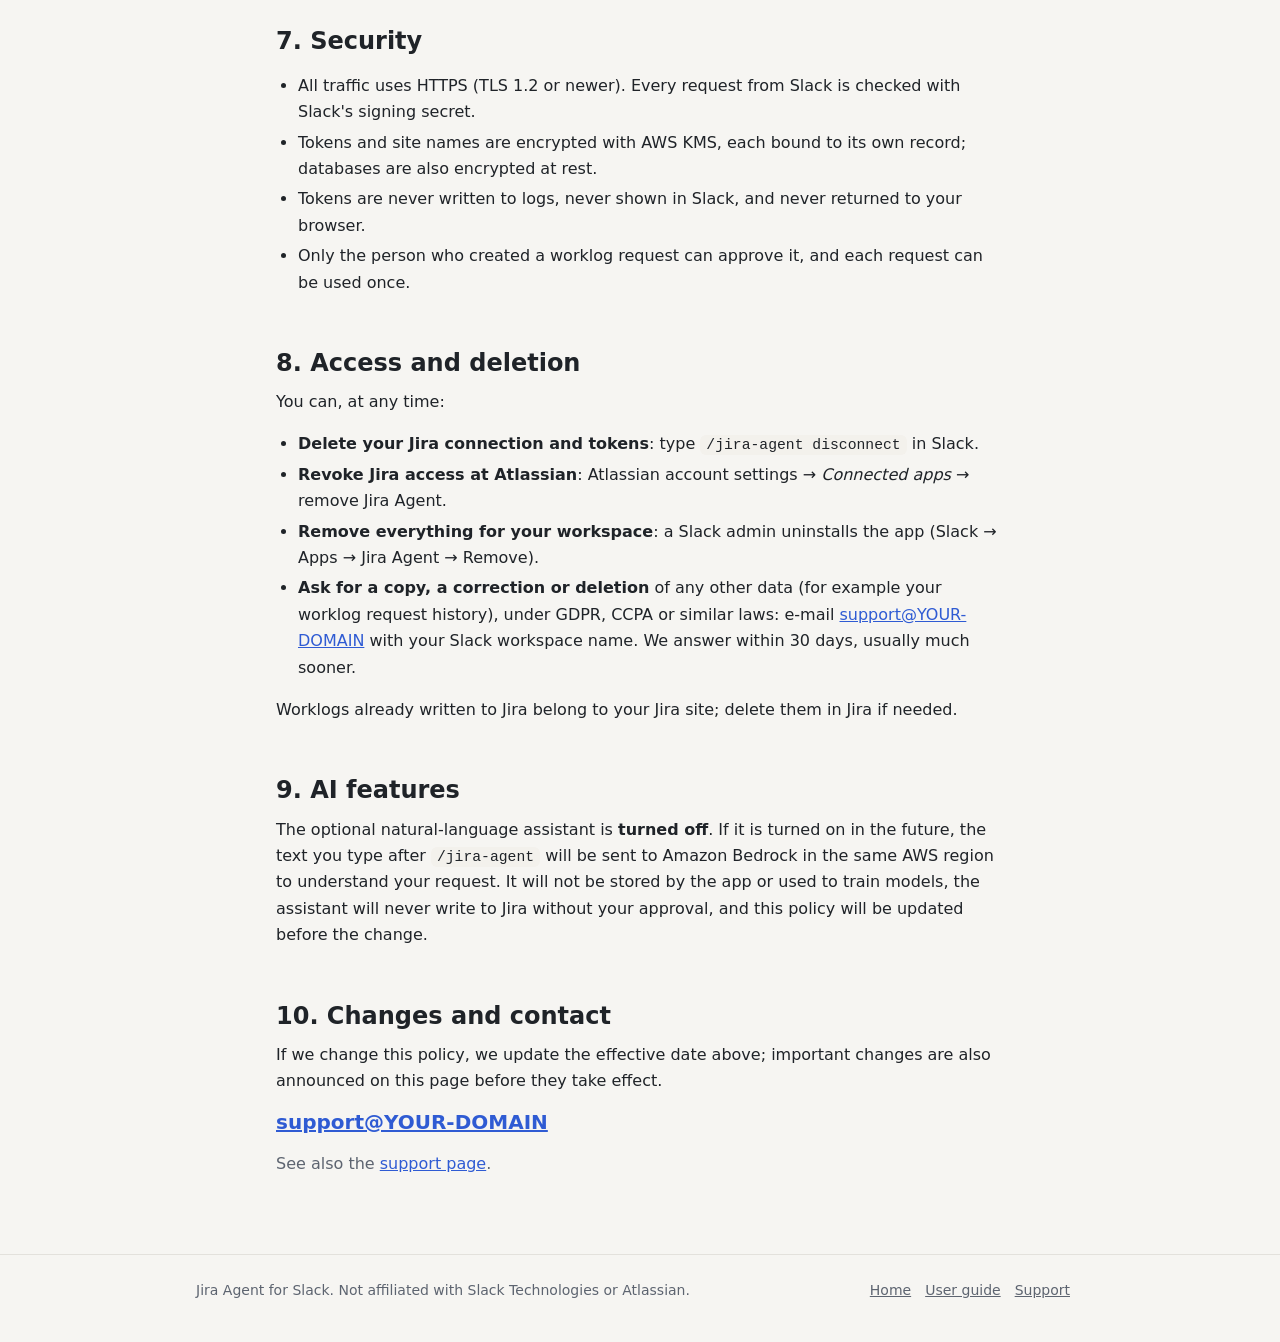
<file: privacy.html>
<!doctype html>
<html lang="en">
<head>
<meta charset="utf-8">
<meta name="viewport" content="width=device-width, initial-scale=1">
<title>Jira Agent Privacy Policy</title>
<meta name="description" content="What data Jira Agent for Slack collects, why, how long it is kept, and how to delete it.">
<link rel="stylesheet" href="assets/site.css">
</head>
<body>

<header class="topbar">
  <div class="wrap">
    <a class="brand" href="index.html"><span class="logo">JA</span>Jira Agent</a>
    <nav class="nav" aria-label="Main">
      <a href="index.html">Home</a>
      <a href="guide.html">User guide</a>
      <a href="privacy.html" aria-current="page">Privacy</a>
      <a href="support.html">Support</a>
    </nav>
  </div>
</header>

<main>
<div class="wrap doc">

  <h1>Privacy Policy</h1>
  <p class="muted">Effective date: November 27, 2026</p>
  <p>This policy explains what data <b>Jira Agent for Slack</b> (“the app”, “we”) collects when you install and use it,
    why we collect it, how long we keep it, who processes it, and how you can access or delete it.</p>
  <p>Questions or requests about your data: <!-- EDIT: replace with the real support address -->
    <a href="mailto:support@YOUR-DOMAIN">support@YOUR-DOMAIN</a>.</p>

  <nav class="toc" aria-label="Contents">
    <b>Contents</b>
    <ol>
      <li><a href="#summary">Summary</a></li>
      <li><a href="#collect">Data we collect and why</a></li>
      <li><a href="#not-used">Data we receive but do not use</a></li>
      <li><a href="#not-collected">Data we never access</a></li>
      <li><a href="#retention">How long we keep data</a></li>
      <li><a href="#processors">Where data is processed</a></li>
      <li><a href="#security">Security</a></li>
      <li><a href="#rights">Access and deletion</a></li>
      <li><a href="#ai">AI features</a></li>
      <li><a href="#changes">Changes and contact</a></li>
    </ol>
  </nav>

  <h2 id="summary">1. Summary</h2>
  <ul>
    <li>We store only what the app needs to work: Slack and Jira identifiers, encrypted access tokens, and the
      worklog requests you create.</li>
    <li>We cannot read your Slack messages, channels or files.</li>
    <li>We do not sell data, show ads, or use your data to train AI models.</li>
    <li>You can delete your data at any time with <code>/jira-agent disconnect</code>, or by uninstalling the app.</li>
  </ul>

  <h2 id="collect">2. Data we collect and why</h2>
  <div class="scroll"><table class="stack">
    <thead><tr><th>Data</th><th>Why</th></tr></thead>
    <tbody>
      <tr>
        <td data-l="Data"><b>Workspace installation</b>: Slack workspace ID and name, app and bot IDs, the bot access token,
          granted permissions, the Slack user ID of the person who installed the app, installation time.</td>
        <td data-l="Why">To answer commands and send messages in your workspace. The bot token and workspace name are encrypted.</td>
      </tr>
      <tr>
        <td data-l="Data"><b>Jira connection</b> (per Slack user): Slack workspace and user IDs, Jira account ID, Jira site
          ID, URL and name, Jira OAuth access and refresh tokens, token expiry, granted Jira permissions, your time zone,
          connection times.</td>
        <td data-l="Why">To call Jira on your behalf, build links to your Jira site, and compute “today” in your time zone.
          Tokens and the site URL and name are encrypted.</td>
      </tr>
      <tr>
        <td data-l="Data"><b>Worklog requests</b>: issue key, date, start time, duration, description and remaining-estimate
          choice you enter; your Slack workspace, user and channel IDs; status and timestamps.</td>
        <td data-l="Why">To show you the approval message, write the worklog to Jira only after you approve it, block
          duplicate submissions, and keep an audit trail.</td>
      </tr>
      <tr>
        <td data-l="Data"><b>Sign-in links</b>: a random one-time code with your Slack workspace and user IDs.</td>
        <td data-l="Why">To protect the “Add to Slack” and “Connect Jira” flows against forged requests.</td>
      </tr>
      <tr>
        <td data-l="Data"><b>Usage counters</b>: number of assistant requests per user per hour.</td>
        <td data-l="Why">To limit abuse of the optional AI assistant.</td>
      </tr>
      <tr>
        <td data-l="Data"><b>Technical logs</b>: Slack workspace and user IDs, request types, error types and times.</td>
        <td data-l="Why">To operate the service and fix problems. Logs never contain tokens, Slack request bodies or
          worklog descriptions.</td>
      </tr>
    </tbody>
  </table></div>
  <p>Data read from Jira to answer a command (ticket summaries, statuses, worklogs) is shown to you in Slack and is
    not stored.</p>

  <h2 id="not-used">3. Data we receive but do not use</h2>
  <p>Slack sends every app some information with each command or button click, such as your Slack user name,
    the channel name and the workspace domain. The app does not store or use these values. When you look up your
    Jira profile, Atlassian may also return details such as your display name or e-mail address; the app stores
    only your Jira account ID and time zone.</p>

  <h2 id="not-collected">4. Data we never access</h2>
  <ul>
    <li>Slack messages, channel history, files or direct messages (the app does not have these permissions).</li>
    <li>Slack or Atlassian passwords: sign-in happens on Slack's and Atlassian's own pages.</li>
    <li>Payment or financial information.</li>
  </ul>

  <h2 id="retention">5. How long we keep data</h2>
  <div class="scroll"><table class="stack">
    <thead><tr><th>Data</th><th>Kept until</th></tr></thead>
    <tbody>
      <tr><td data-l="Data">Sign-in links</td><td data-l="Kept until">10 minutes, single use</td></tr>
      <tr><td data-l="Data">Workspace installation and bot token</td><td data-l="Kept until">The app is uninstalled or its token is revoked</td></tr>
      <tr><td data-l="Data">Jira connection and tokens</td><td data-l="Kept until"><code>/jira-agent disconnect</code>, reconnecting (replaces it), or uninstalling the app. If Atlassian revokes access, the tokens are deleted at once.</td></tr>
      <tr><td data-l="Data">Worklog requests not handled</td><td data-l="Kept until">24 hours</td></tr>
      <tr><td data-l="Data">Approved, rejected or cancelled worklog requests</td><td data-l="Kept until">90 days (audit trail), then deleted automatically</td></tr>
      <tr><td data-l="Data">Usage counters</td><td data-l="Kept until">2 hours</td></tr>
      <tr><td data-l="Data">Technical logs</td><td data-l="Kept until">30 days</td></tr>
      <tr><td data-l="Data">Background tasks that failed (may include a worklog request), kept encrypted for troubleshooting</td><td data-l="Kept until">4 days</td></tr>
      <tr><td data-l="Data">Encrypted database backups</td><td data-l="Kept until">Up to 35 days (point-in-time recovery)</td></tr>
    </tbody>
  </table></div>
  <p>When the app is uninstalled from a workspace, we delete that workspace's installation, every Jira connection in
    that workspace, and all pending worklog requests automatically.</p>

  <h2 id="processors">6. Where data is processed</h2>
  <ul>
    <li><b>Amazon Web Services</b> (AWS Lambda, DynamoDB, KMS, CloudWatch) in the Asia Pacific (Singapore) region hosts
      the app and stores the data described above.</li>
    <li><b>Atlassian</b> receives the requests the app makes to Jira on your behalf.</li>
    <li><b>Slack</b> receives the messages the app sends you.</li>
  </ul>
  <p>We do not sell, rent or share your data with anyone else, except when required by law.</p>

  <h2 id="security">7. Security</h2>
  <ul>
    <li>All traffic uses HTTPS (TLS 1.2 or newer). Every request from Slack is checked with Slack's signing secret.</li>
    <li>Tokens and site names are encrypted with AWS KMS, each bound to its own record; databases are also encrypted at rest.</li>
    <li>Tokens are never written to logs, never shown in Slack, and never returned to your browser.</li>
    <li>Only the person who created a worklog request can approve it, and each request can be used once.</li>
  </ul>

  <h2 id="rights">8. Access and deletion</h2>
  <p>You can, at any time:</p>
  <ul>
    <li><b>Delete your Jira connection and tokens</b>: type <code>/jira-agent disconnect</code> in Slack.</li>
    <li><b>Revoke Jira access at Atlassian</b>: Atlassian account settings → <i>Connected apps</i> → remove Jira Agent.</li>
    <li><b>Remove everything for your workspace</b>: a Slack admin uninstalls the app (Slack → Apps → Jira Agent → Remove).</li>
    <li><b>Ask for a copy, a correction or deletion</b> of any other data (for example your worklog request history),
      under GDPR, CCPA or similar laws: e-mail <a href="mailto:support@YOUR-DOMAIN">support@YOUR-DOMAIN</a> with your
      Slack workspace name. We answer within 30 days, usually much sooner.</li>
  </ul>
  <p>Worklogs already written to Jira belong to your Jira site; delete them in Jira if needed.</p>

  <h2 id="ai">9. AI features</h2>
  <p>The optional natural-language assistant is <b>turned off</b>. If it is turned on in the future, the text you type
    after <code>/jira-agent</code> will be sent to Amazon Bedrock in the same AWS region to understand your request. It will not be
    stored by the app or used to train models, the assistant will never write to Jira without your approval, and this
    policy will be updated before the change.</p>

  <h2 id="changes">10. Changes and contact</h2>
  <p>If we change this policy, we update the effective date above; important changes are also announced on this page
    before they take effect.</p>
  <p class="contact"><a href="mailto:support@YOUR-DOMAIN">support@YOUR-DOMAIN</a></p>
  <p class="muted">See also the <a href="support.html">support page</a>.</p>

</div>
</main>

<footer>
  <div class="wrap">
    <span>Jira Agent for Slack. Not affiliated with Slack Technologies or Atlassian.</span>
    <nav aria-label="Footer"><a href="index.html">Home</a><a href="guide.html">User guide</a><a href="support.html">Support</a></nav>
  </div>
</footer>

</body>
</html>
</file>
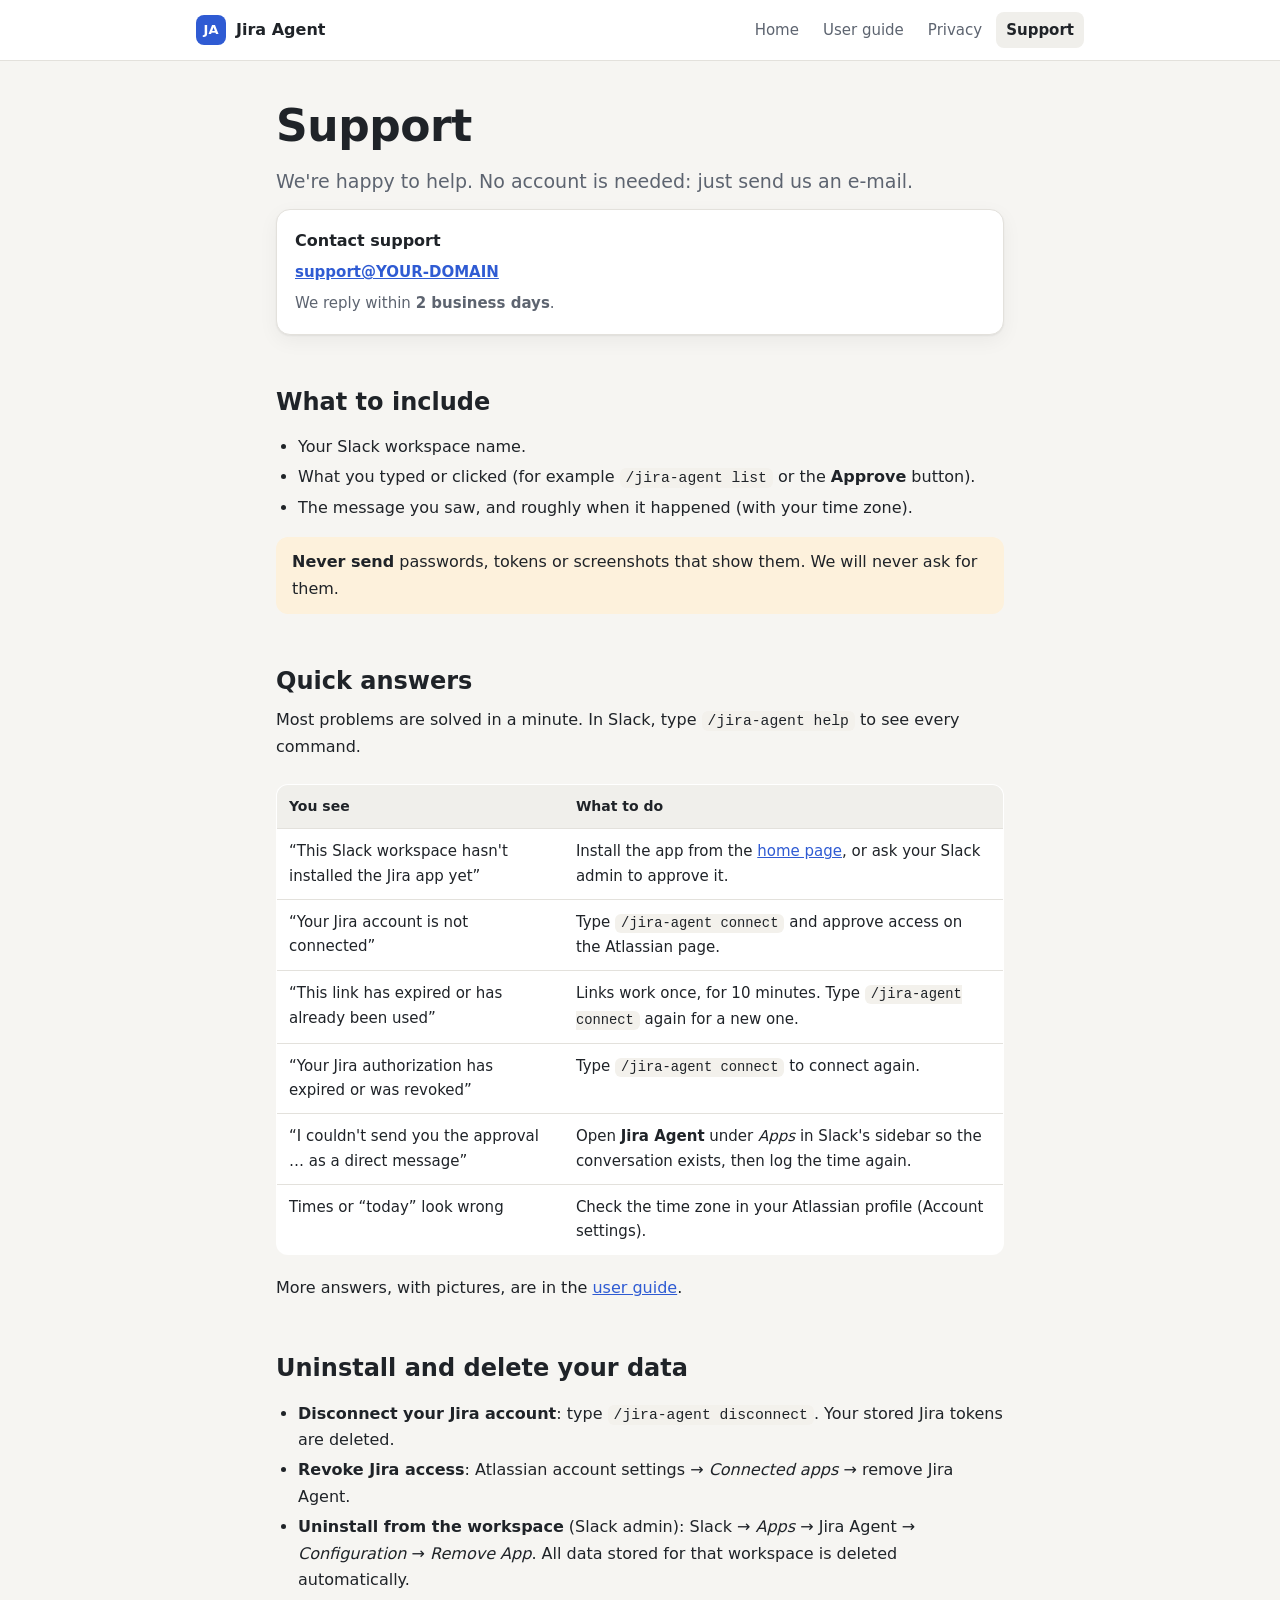
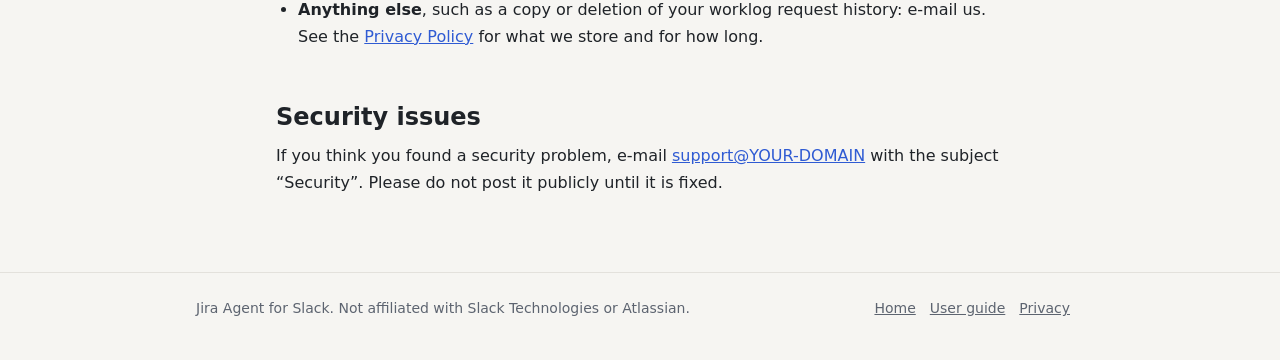
<file: support.html>
<!doctype html>
<html lang="en">
<head>
<meta charset="utf-8">
<meta name="viewport" content="width=device-width, initial-scale=1">
<title>Jira Agent Support</title>
<meta name="description" content="Get help with Jira Agent for Slack: contact support, fix common problems, uninstall and delete data.">
<link rel="stylesheet" href="assets/site.css">
</head>
<body>

<header class="topbar">
  <div class="wrap">
    <a class="brand" href="index.html"><span class="logo">JA</span>Jira Agent</a>
    <nav class="nav" aria-label="Main">
      <a href="index.html">Home</a>
      <a href="guide.html">User guide</a>
      <a href="privacy.html">Privacy</a>
      <a href="support.html" aria-current="page">Support</a>
    </nav>
  </div>
</header>

<main>
<div class="wrap doc">

  <h1>Support</h1>
  <p class="lead">We're happy to help. No account is needed: just send us an e-mail.</p>

  <div class="card">
    <b>Contact support</b>
    <p class="contact" style="margin:6px 0"><!-- EDIT: replace with the real support address -->
      <a href="mailto:support@YOUR-DOMAIN?subject=Jira%20Agent%20support">support@YOUR-DOMAIN</a></p>
    <p>We reply within <b>2 business days</b>.</p>
  </div>

  <h2>What to include</h2>
  <ul>
    <li>Your Slack workspace name.</li>
    <li>What you typed or clicked (for example <code>/jira-agent list</code> or the <b>Approve</b> button).</li>
    <li>The message you saw, and roughly when it happened (with your time zone).</li>
  </ul>
  <div class="note warn"><b>Never send</b> passwords, tokens or screenshots that show them. We will never ask for them.</div>

  <h2>Quick answers</h2>
  <p>Most problems are solved in a minute. In Slack, type <code>/jira-agent help</code> to see every command.</p>
  <div class="scroll"><table class="stack">
    <thead><tr><th>You see</th><th>What to do</th></tr></thead>
    <tbody>
      <tr><td data-l="You see">“This Slack workspace hasn't installed the Jira app yet”</td>
          <td data-l="What to do">Install the app from the <a href="index.html">home page</a>, or ask your Slack admin to approve it.</td></tr>
      <tr><td data-l="You see">“Your Jira account is not connected”</td>
          <td data-l="What to do">Type <code>/jira-agent connect</code> and approve access on the Atlassian page.</td></tr>
      <tr><td data-l="You see">“This link has expired or has already been used”</td>
          <td data-l="What to do">Links work once, for 10 minutes. Type <code>/jira-agent connect</code> again for a new one.</td></tr>
      <tr><td data-l="You see">“Your Jira authorization has expired or was revoked”</td>
          <td data-l="What to do">Type <code>/jira-agent connect</code> to connect again.</td></tr>
      <tr><td data-l="You see">“I couldn't send you the approval … as a direct message”</td>
          <td data-l="What to do">Open <b>Jira Agent</b> under <i>Apps</i> in Slack's sidebar so the conversation exists, then log the time again.</td></tr>
      <tr><td data-l="You see">Times or “today” look wrong</td>
          <td data-l="What to do">Check the time zone in your Atlassian profile (Account settings).</td></tr>
    </tbody>
  </table></div>
  <p>More answers, with pictures, are in the <a href="guide.html#troubleshooting">user guide</a>.</p>

  <h2>Uninstall and delete your data</h2>
  <ul>
    <li><b>Disconnect your Jira account</b>: type <code>/jira-agent disconnect</code>. Your stored Jira tokens are deleted.</li>
    <li><b>Revoke Jira access</b>: Atlassian account settings → <i>Connected apps</i> → remove Jira Agent.</li>
    <li><b>Uninstall from the workspace</b> (Slack admin): Slack → <i>Apps</i> → Jira Agent → <i>Configuration</i> → <i>Remove App</i>.
      All data stored for that workspace is deleted automatically.</li>
    <li><b>Anything else</b>, such as a copy or deletion of your worklog request history: e-mail us. See the
      <a href="privacy.html">Privacy Policy</a> for what we store and for how long.</li>
  </ul>

  <h2>Security issues</h2>
  <p>If you think you found a security problem, e-mail <a href="mailto:support@YOUR-DOMAIN?subject=Security">support@YOUR-DOMAIN</a>
    with the subject “Security”. Please do not post it publicly until it is fixed.</p>

</div>
</main>

<footer>
  <div class="wrap">
    <span>Jira Agent for Slack. Not affiliated with Slack Technologies or Atlassian.</span>
    <nav aria-label="Footer"><a href="index.html">Home</a><a href="guide.html">User guide</a><a href="privacy.html">Privacy</a></nav>
  </div>
</footer>

</body>
</html>
</file>
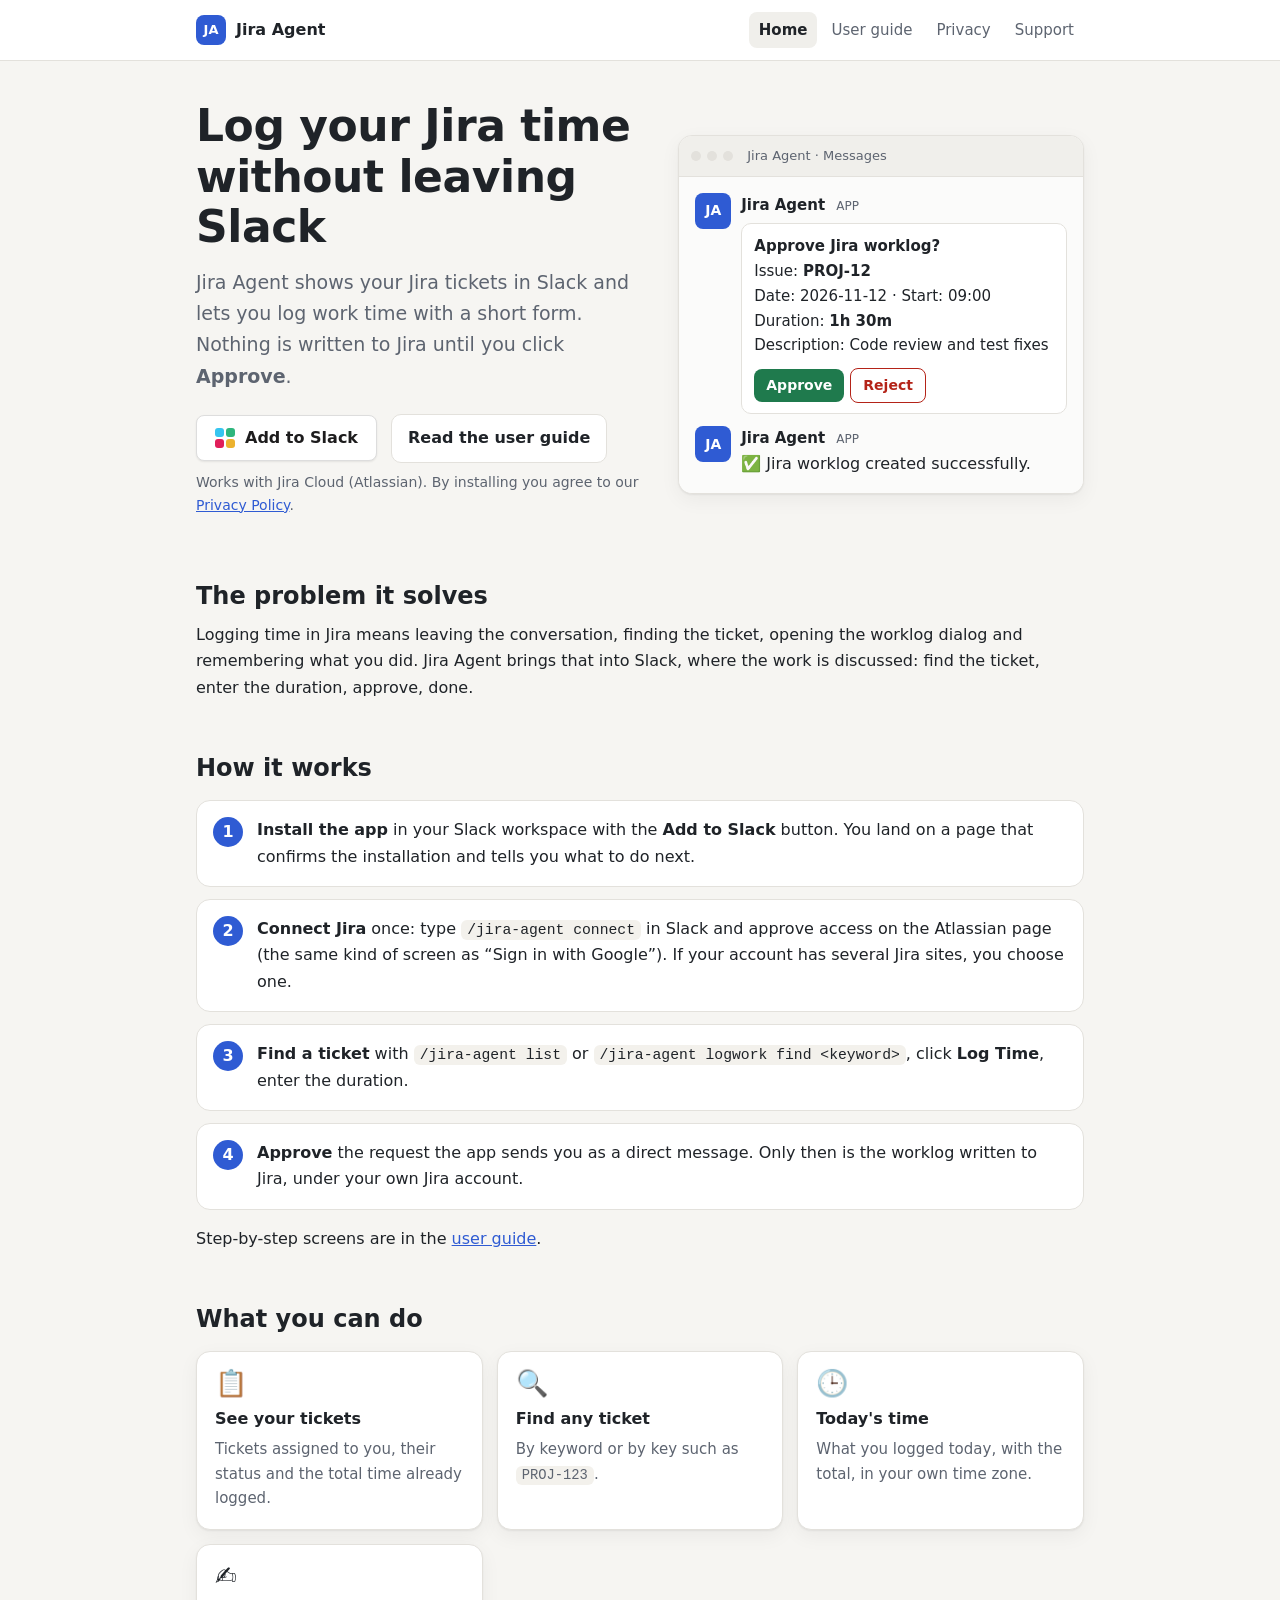
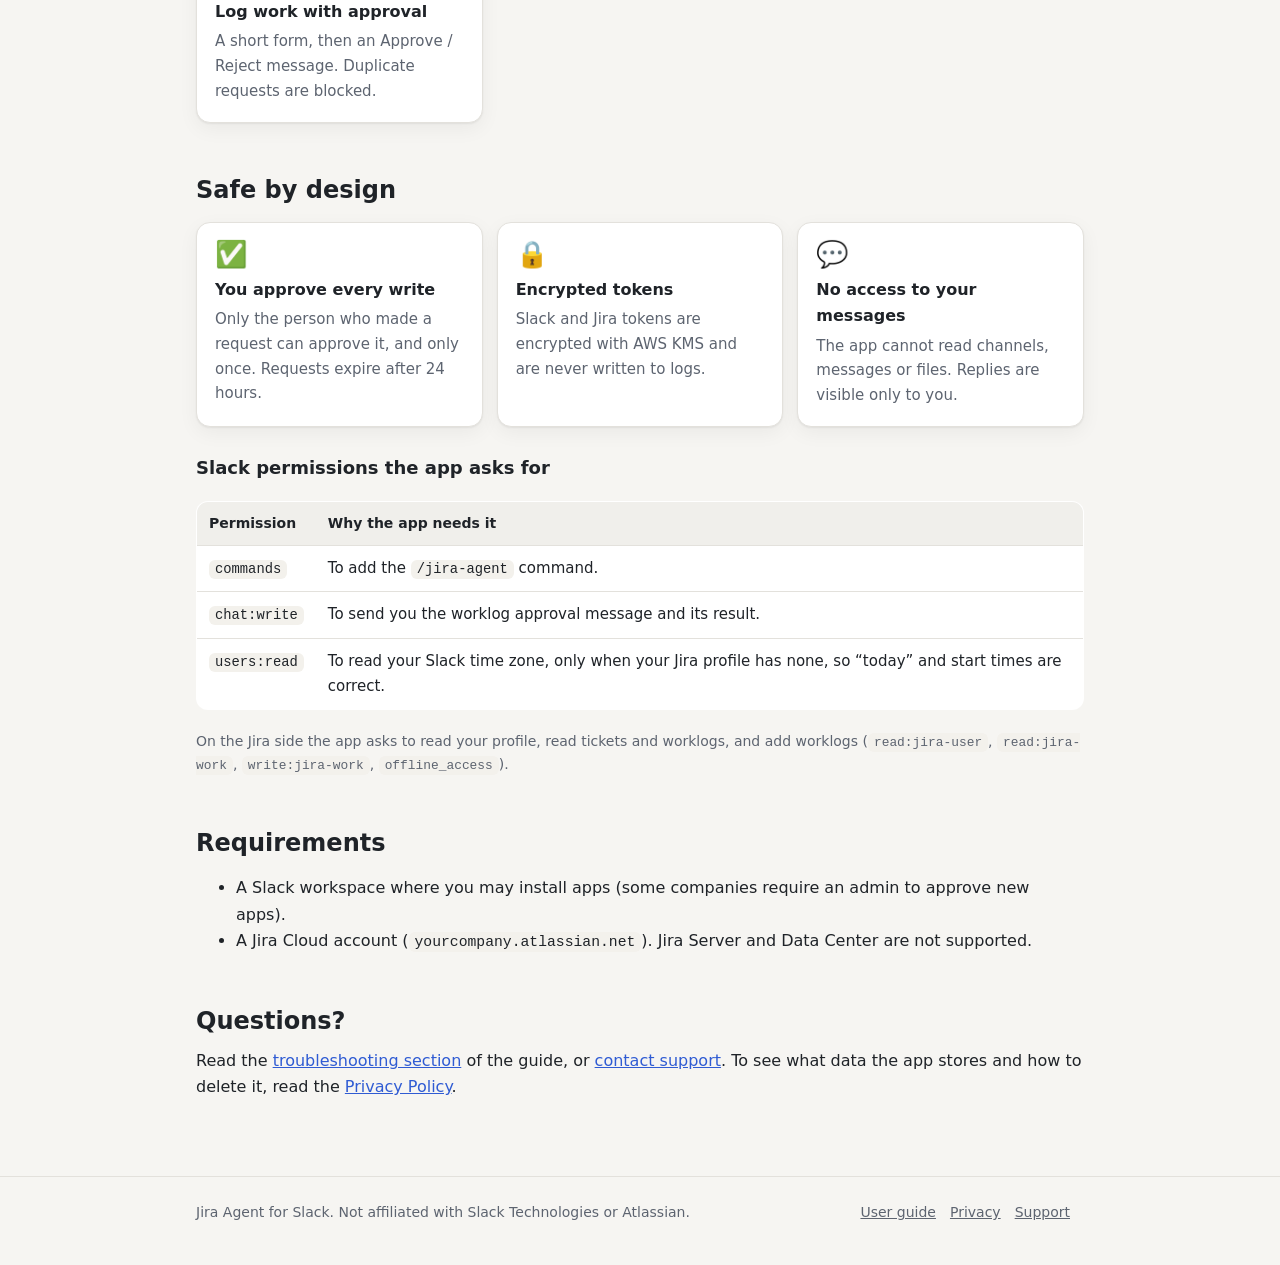
<file: docs/guideline.html>
<!doctype html>
<html lang="en">
<head>
<meta charset="utf-8">
<meta name="viewport" content="width=device-width, initial-scale=1">
<title>Jira Agent Guide</title>
<meta http-equiv="refresh" content="0; url=../index.html">
<link rel="canonical" href="../index.html">
</head>
<body style="font-family:system-ui,sans-serif;margin:40px 16px;background:#fff;color:#1f2328">
<p>The guide has moved: <a href="../index.html">open the Jira Agent user guide</a>.</p>
</body>
</html>
</file>
<file: assets/site.css>
/* Shared styles for the landing, privacy and support pages (guide.html keeps its own inline styles). */
:root {
  --bg: #f6f5f2; --paper: #ffffff; --ink: #1f2328; --muted: #5d6470; --line: #e3e1dc;
  --accent: #2f5bd3; --accent-ink: #ffffff; --accent-soft: #e8eefc;
  --ok: #1f7a4d; --ok-soft: #e4f4ec; --warn: #9a5b00; --warn-soft: #fdf1dc; --bad: #b42318;
  --screen: #fbfbfa; --chip: #f0efeb; --code: #f3f1ec;
  --shadow: 0 1px 2px rgba(0,0,0,.06), 0 6px 20px rgba(0,0,0,.05);
}
@media (prefers-color-scheme: dark) {
  :root:not([data-theme="light"]) {
    --bg: #15171a; --paper: #1d2024; --ink: #e8e6e3; --muted: #a3a8b0; --line: #30343a;
    --accent: #7b9cff; --accent-ink: #0f1420; --accent-soft: #232c45;
    --ok: #5fcf96; --ok-soft: #1c3329; --warn: #f0b860; --warn-soft: #3a2e1a; --bad: #ff8a80;
    --screen: #24272c; --chip: #2a2e34; --code: #2a2d33; --shadow: none;
  }
}
:root[data-theme="dark"] {
  --bg: #15171a; --paper: #1d2024; --ink: #e8e6e3; --muted: #a3a8b0; --line: #30343a;
  --accent: #7b9cff; --accent-ink: #0f1420; --accent-soft: #232c45;
  --ok: #5fcf96; --ok-soft: #1c3329; --warn: #f0b860; --warn-soft: #3a2e1a; --bad: #ff8a80;
  --screen: #24272c; --chip: #2a2e34; --code: #2a2d33; --shadow: none;
}
* { box-sizing: border-box; }
html { -webkit-text-size-adjust: 100%; }
body {
  margin: 0; background: var(--bg); color: var(--ink);
  font: 16px/1.65 system-ui, -apple-system, "Segoe UI", Roboto, "Helvetica Neue", Arial, sans-serif;
}
a { color: var(--accent); }
code {
  font-family: ui-monospace, SFMono-Regular, Consolas, "Liberation Mono", monospace; font-size: .92em;
  background: var(--code); padding: 2px 6px; border-radius: 6px;
}
.wrap { max-width: 920px; margin: 0 auto; padding: 0 16px; }

/* top bar */
.topbar { border-bottom: 1px solid var(--line); background: var(--paper); }
.topbar .wrap { display: flex; align-items: center; justify-content: space-between; gap: 12px; min-height: 60px; flex-wrap: wrap; }
.brand { display: flex; align-items: center; gap: 10px; font-weight: 700; color: var(--ink); text-decoration: none; }
.brand .logo { width: 30px; height: 30px; border-radius: 8px; background: var(--accent); color: var(--accent-ink);
               display: grid; place-items: center; font-size: 13px; font-weight: 800; }
.nav { display: flex; gap: 4px; flex-wrap: wrap; }
.nav a { color: var(--muted); text-decoration: none; padding: 6px 10px; border-radius: 8px; font-size: 15px; }
.nav a:hover { background: var(--chip); color: var(--ink); }
.nav a[aria-current="page"] { color: var(--ink); background: var(--chip); font-weight: 600; }

main { padding: 40px 0 64px; }
h1 { font-size: clamp(30px, 5.5vw, 44px); line-height: 1.15; margin: 0 0 14px; letter-spacing: -.01em; }
h2 { font-size: 24px; line-height: 1.3; margin: 52px 0 10px; scroll-margin-top: 16px; }
h3 { font-size: 18px; margin: 26px 0 6px; }
p { margin: 8px 0 12px; }
.lead { font-size: 19px; color: var(--muted); max-width: 60ch; }
.muted { color: var(--muted); }
.small { font-size: 14px; }

/* hero */
.hero { display: grid; grid-template-columns: 1.1fr 1fr; gap: 36px; align-items: center; }
@media (max-width: 760px) { .hero { grid-template-columns: 1fr; } }
.cta { display: flex; gap: 14px; align-items: center; flex-wrap: wrap; margin: 22px 0 8px; }
.btn { display: inline-block; border-radius: 10px; padding: 10px 16px; font-weight: 600; text-decoration: none;
       border: 1px solid var(--line); background: var(--paper); color: var(--ink); }
.btn:hover { border-color: var(--muted); }
/* "Add to Slack" button in plain HTML/CSS (no external image, so it always renders). */
.add-to-slack { display: inline-flex; align-items: center; gap: 10px; height: 46px; padding: 0 18px; border-radius: 8px;
                background: #ffffff; color: #1d1c1d; border: 1px solid #dddddd; font-weight: 700; font-size: 16px;
                text-decoration: none; box-shadow: 0 1px 2px rgba(0,0,0,.08); }
.add-to-slack:hover { box-shadow: 0 2px 6px rgba(0,0,0,.15); }
.slack-mark { display: grid; grid-template-columns: 9px 9px; gap: 2px; }
.slack-mark i { width: 9px; height: 9px; border-radius: 3px; display: block; }
.slack-mark i:nth-child(1) { background: #36c5f0; }
.slack-mark i:nth-child(2) { background: #2eb67d; }
.slack-mark i:nth-child(3) { background: #e01e5a; }
.slack-mark i:nth-child(4) { background: #ecb22e; }

/* cards / grids */
.grid { display: grid; grid-template-columns: repeat(auto-fit, minmax(220px, 1fr)); gap: 14px; margin: 16px 0; }
.card { background: var(--paper); border: 1px solid var(--line); border-radius: 14px; padding: 18px; box-shadow: var(--shadow); }
.card .ico { font-size: 26px; line-height: 1; }
.card > b { display: block; margin: 10px 0 4px; }
.card > b:first-child { margin-top: 0; }
.card p { margin: 0; color: var(--muted); font-size: 15px; }
.steps { counter-reset: s; list-style: none; padding: 0; margin: 16px 0; display: grid; gap: 12px; }
.steps li { counter-increment: s; position: relative; padding: 16px 16px 16px 60px; background: var(--paper);
            border: 1px solid var(--line); border-radius: 14px; }
.steps li::before { content: counter(s); position: absolute; left: 16px; top: 16px; width: 30px; height: 30px; border-radius: 50%;
                    display: grid; place-items: center; background: var(--accent); color: var(--accent-ink); font-weight: 700; }
.note { border-radius: 12px; padding: 12px 16px; margin: 16px 0; }
.note.ok { background: var(--ok-soft); }
.note.tip { background: var(--accent-soft); }
.note.warn { background: var(--warn-soft); }

/* Slack-like mock */
.screen { background: var(--paper); border: 1px solid var(--line); border-radius: 14px; overflow: hidden; box-shadow: var(--shadow); }
.bar { display: flex; align-items: center; gap: 6px; padding: 9px 12px; background: var(--chip); border-bottom: 1px solid var(--line);
       font-size: 13px; color: var(--muted); }
.bar i { width: 10px; height: 10px; border-radius: 50%; background: var(--line); display: inline-block; }
.screen .body { padding: 16px; background: var(--screen); }
.msg { display: flex; gap: 10px; }
.msg + .msg { margin-top: 12px; }
.avatar { flex: 0 0 36px; height: 36px; border-radius: 8px; display: grid; place-items: center; font-weight: 700; font-size: 14px;
          background: var(--accent); color: var(--accent-ink); }
.who { font-weight: 700; font-size: 15px; }
.who small { font-weight: 400; color: var(--muted); margin-left: 6px; font-size: 12px; }
.blk { background: var(--paper); border: 1px solid var(--line); border-radius: 10px; padding: 10px 12px; margin-top: 6px; font-size: 15px; }
.chip { display: inline-block; border-radius: 8px; padding: 5px 12px; font-size: 14px; font-weight: 600; margin-top: 10px; margin-right: 6px; }
.chip.go { background: var(--ok); color: #fff; }
.chip.no { border: 1px solid var(--bad); color: var(--bad); }

/* tables */
.scroll { overflow-x: auto; }
table { width: 100%; border-collapse: collapse; margin: 12px 0; background: var(--paper); border: 1px solid var(--line);
        border-radius: 12px; overflow: hidden; font-size: 15px; }
th, td { text-align: left; padding: 10px 12px; border-bottom: 1px solid var(--line); vertical-align: top; }
th { background: var(--chip); font-size: 14px; }
tr:last-child td { border-bottom: 0; }
@media (max-width: 600px) {
  table.stack thead { display: none; }
  table.stack, table.stack tbody, table.stack tr, table.stack td { display: block; width: 100%; }
  table.stack tr { border-bottom: 1px solid var(--line); padding: 6px 0; }
  table.stack td { border: 0; padding: 4px 12px; }
  table.stack td::before { content: attr(data-l); display: block; font-size: 12px; color: var(--muted); font-weight: 600; }
}

/* legal pages */
.doc { max-width: 760px; }
.doc ul { padding-left: 22px; }
.doc li { margin: 4px 0; }
.toc { background: var(--paper); border: 1px solid var(--line); border-radius: 14px; padding: 14px 20px; margin: 20px 0; }
.toc ol { margin: 6px 0 0; padding-left: 22px; columns: 2; column-gap: 28px; }
@media (max-width: 600px) { .toc ol { columns: 1; } }
.contact { font-size: 20px; font-weight: 700; }

footer { border-top: 1px solid var(--line); padding: 24px 0 40px; color: var(--muted); font-size: 14px; }
footer .wrap { display: flex; gap: 16px; justify-content: space-between; flex-wrap: wrap; }
footer nav a { color: var(--muted); margin-right: 14px; }
</file>
